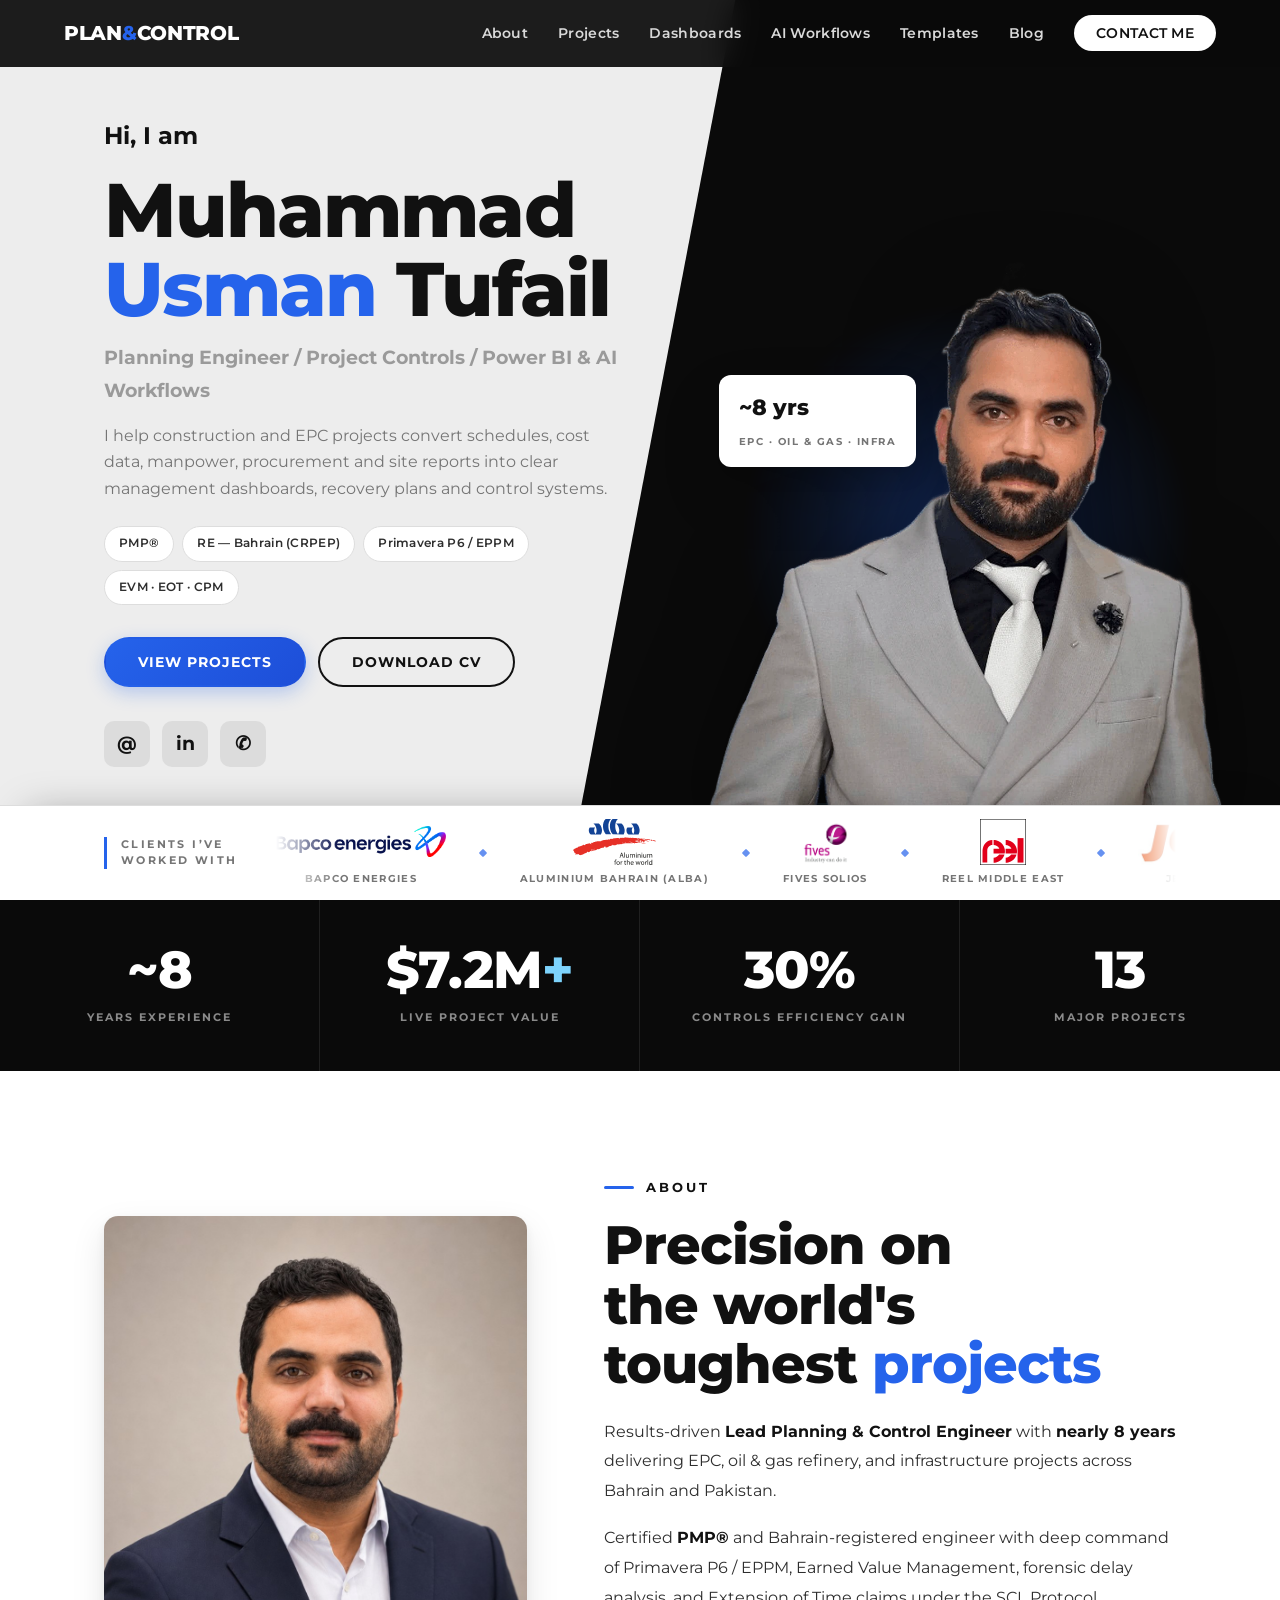
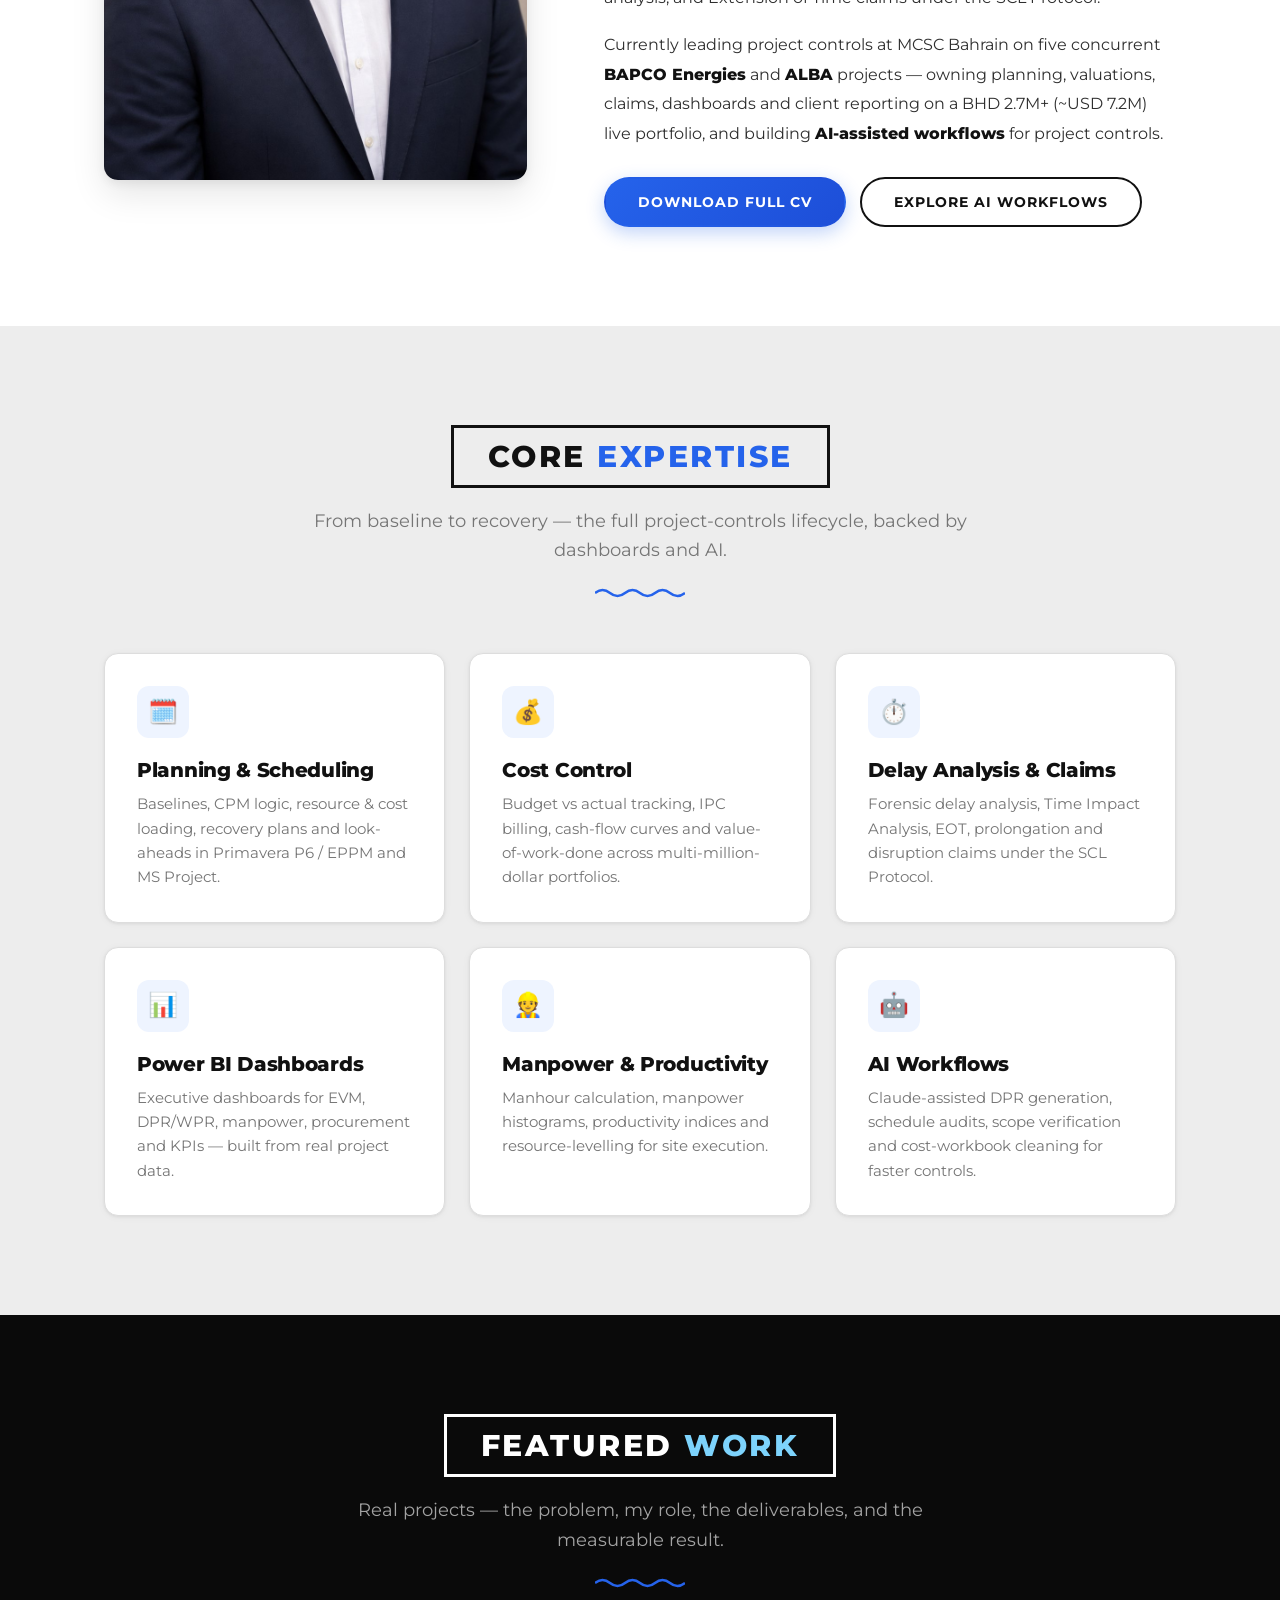
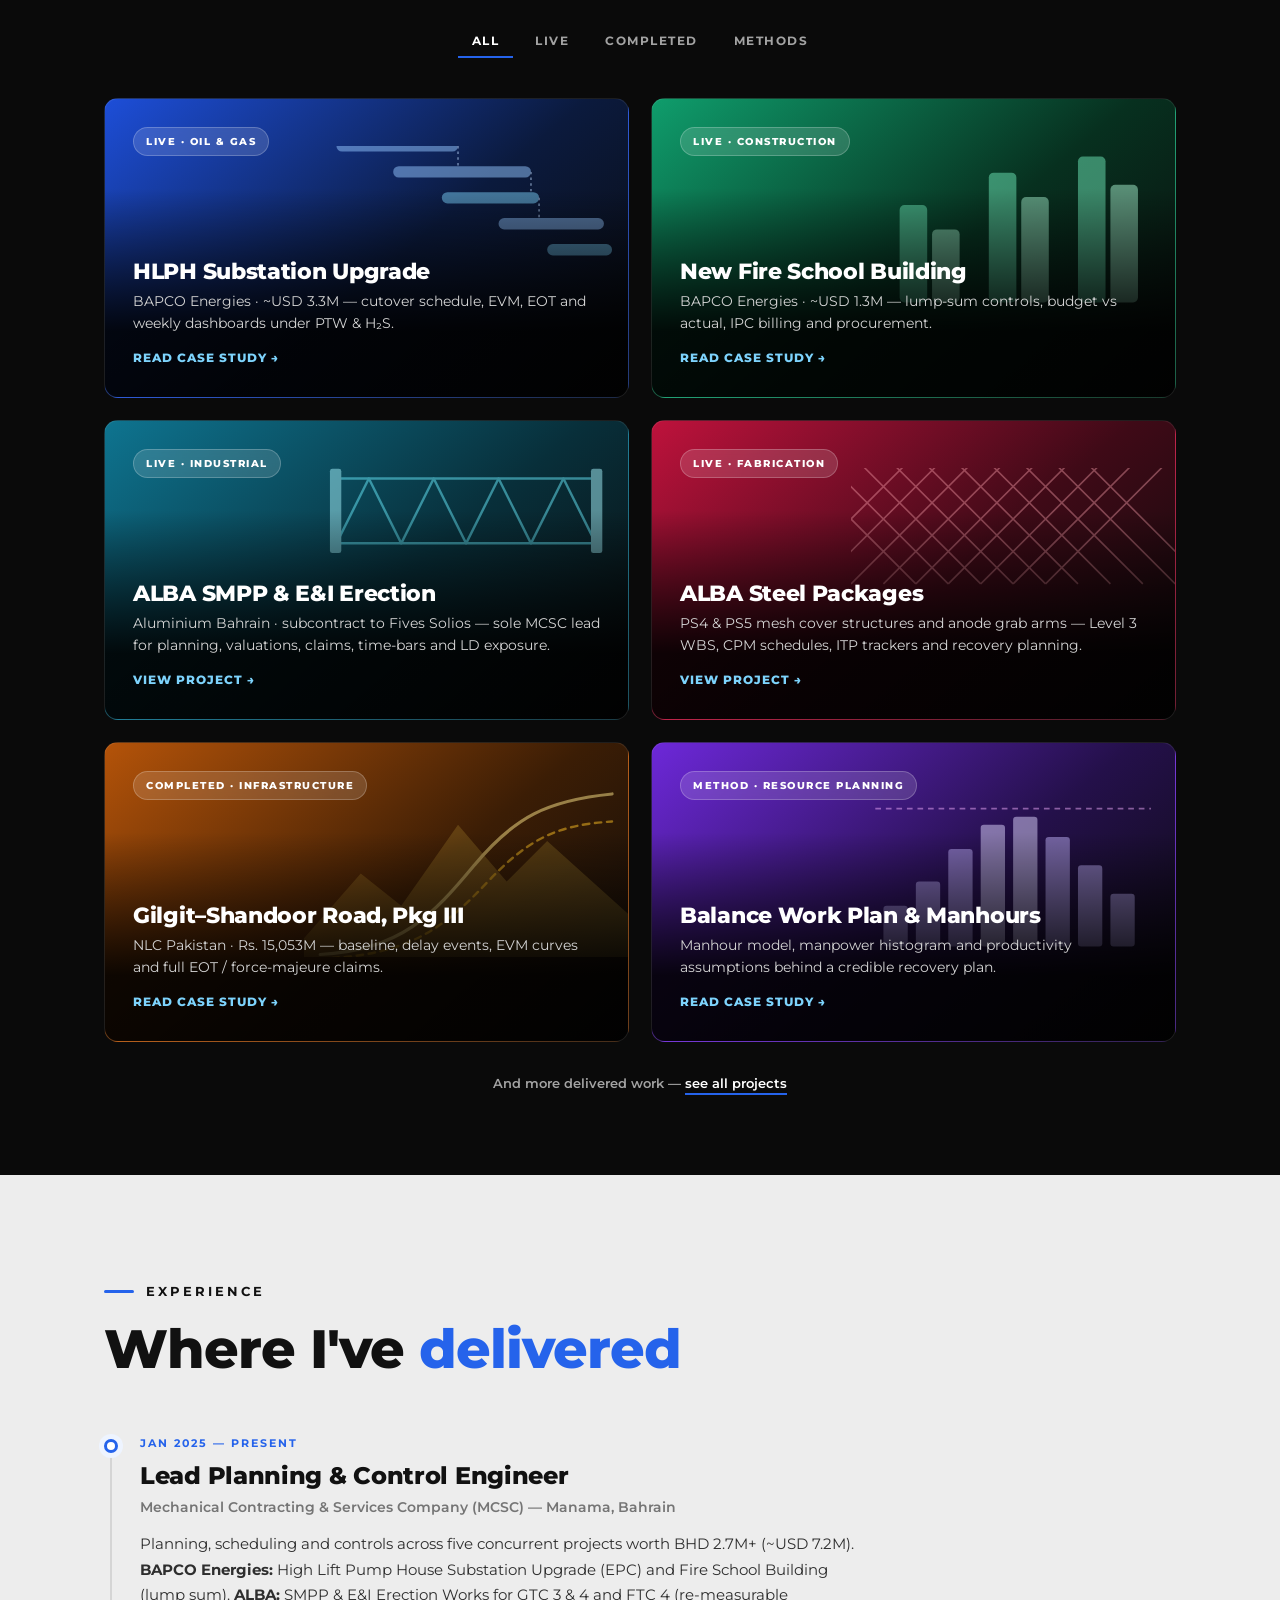
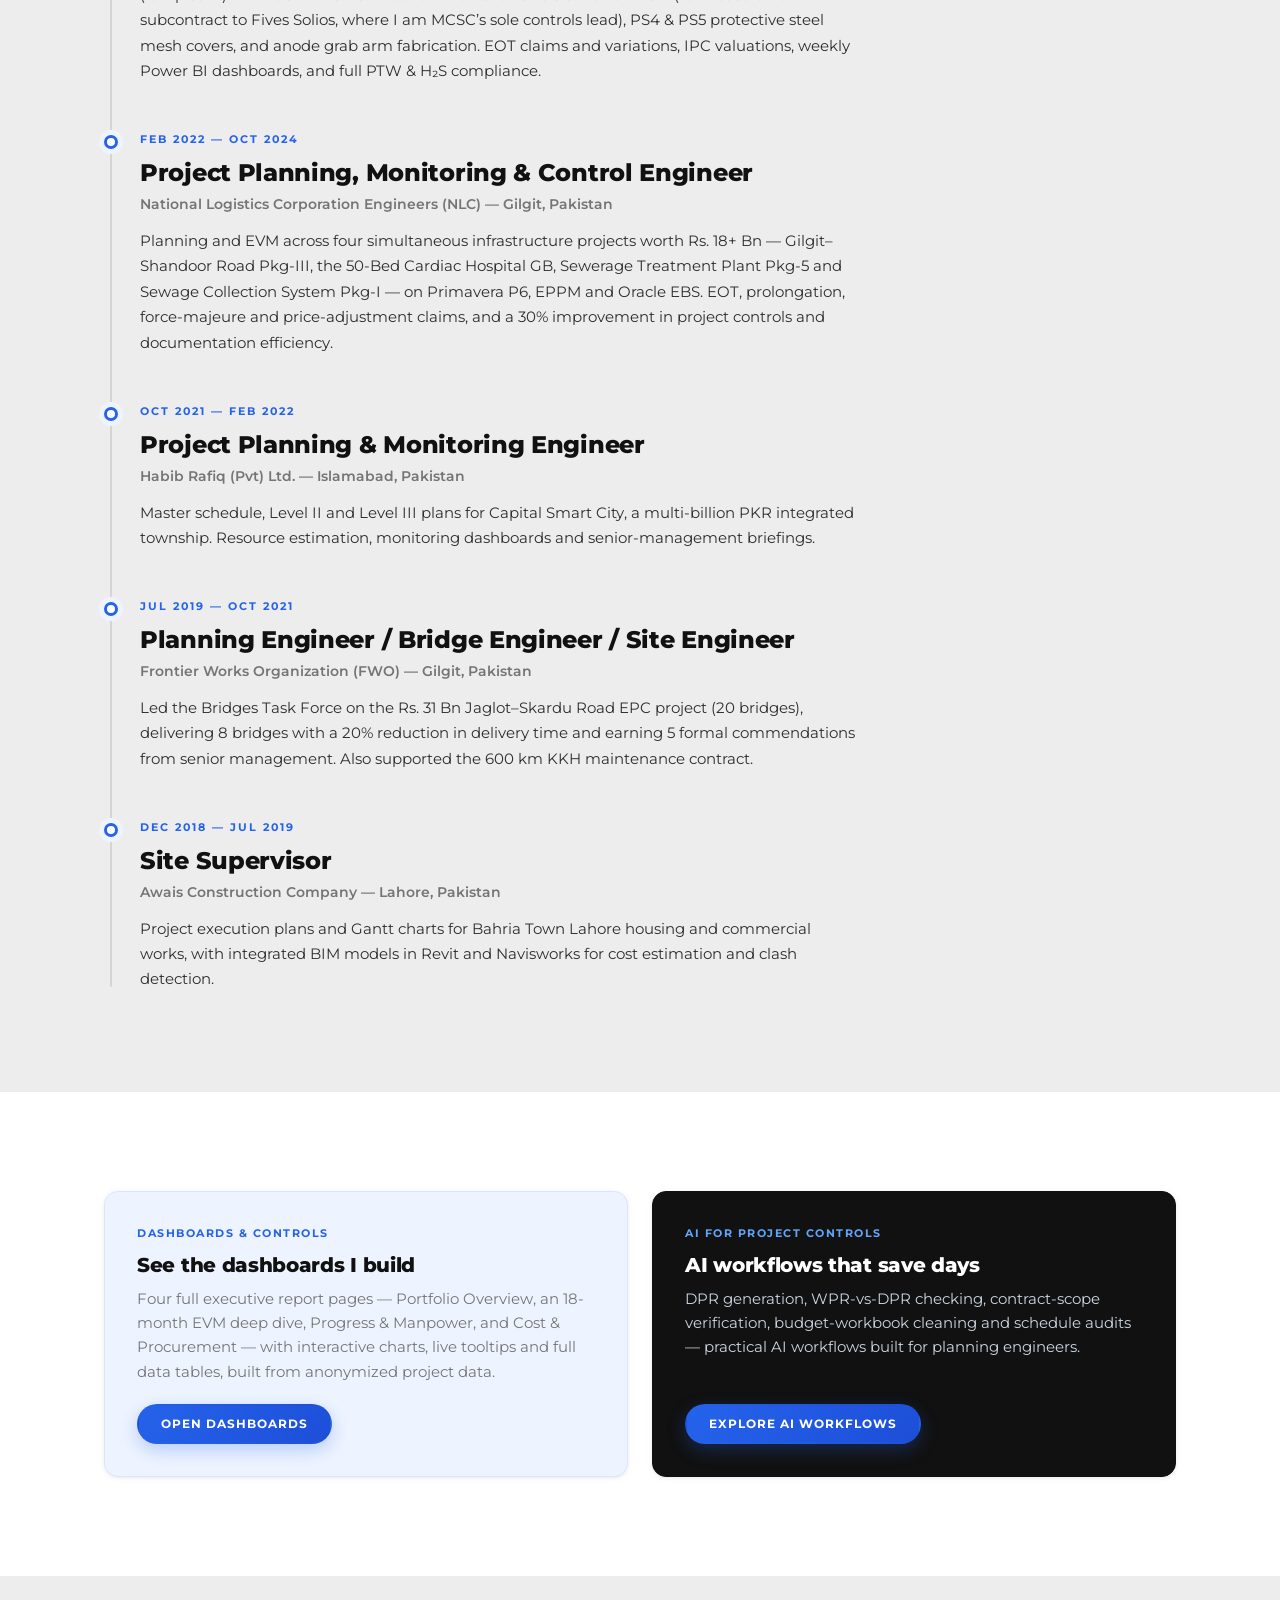
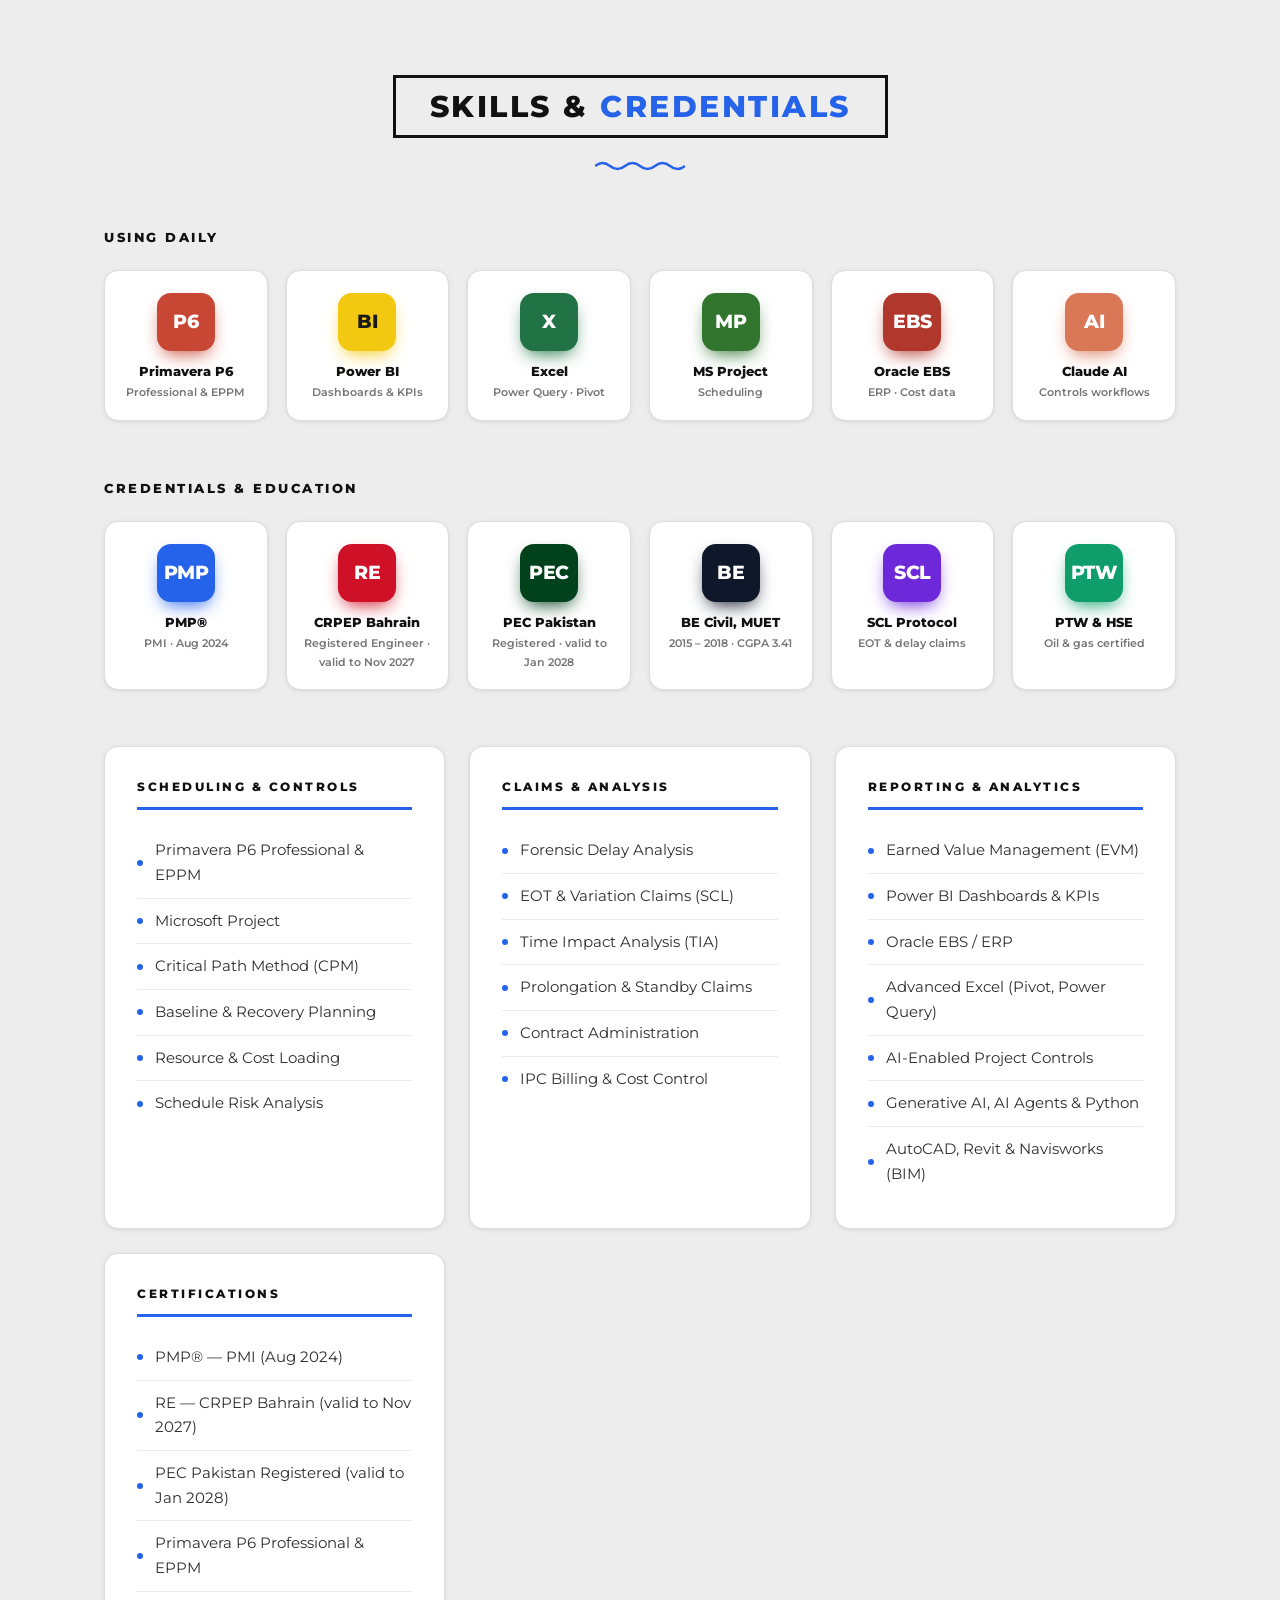
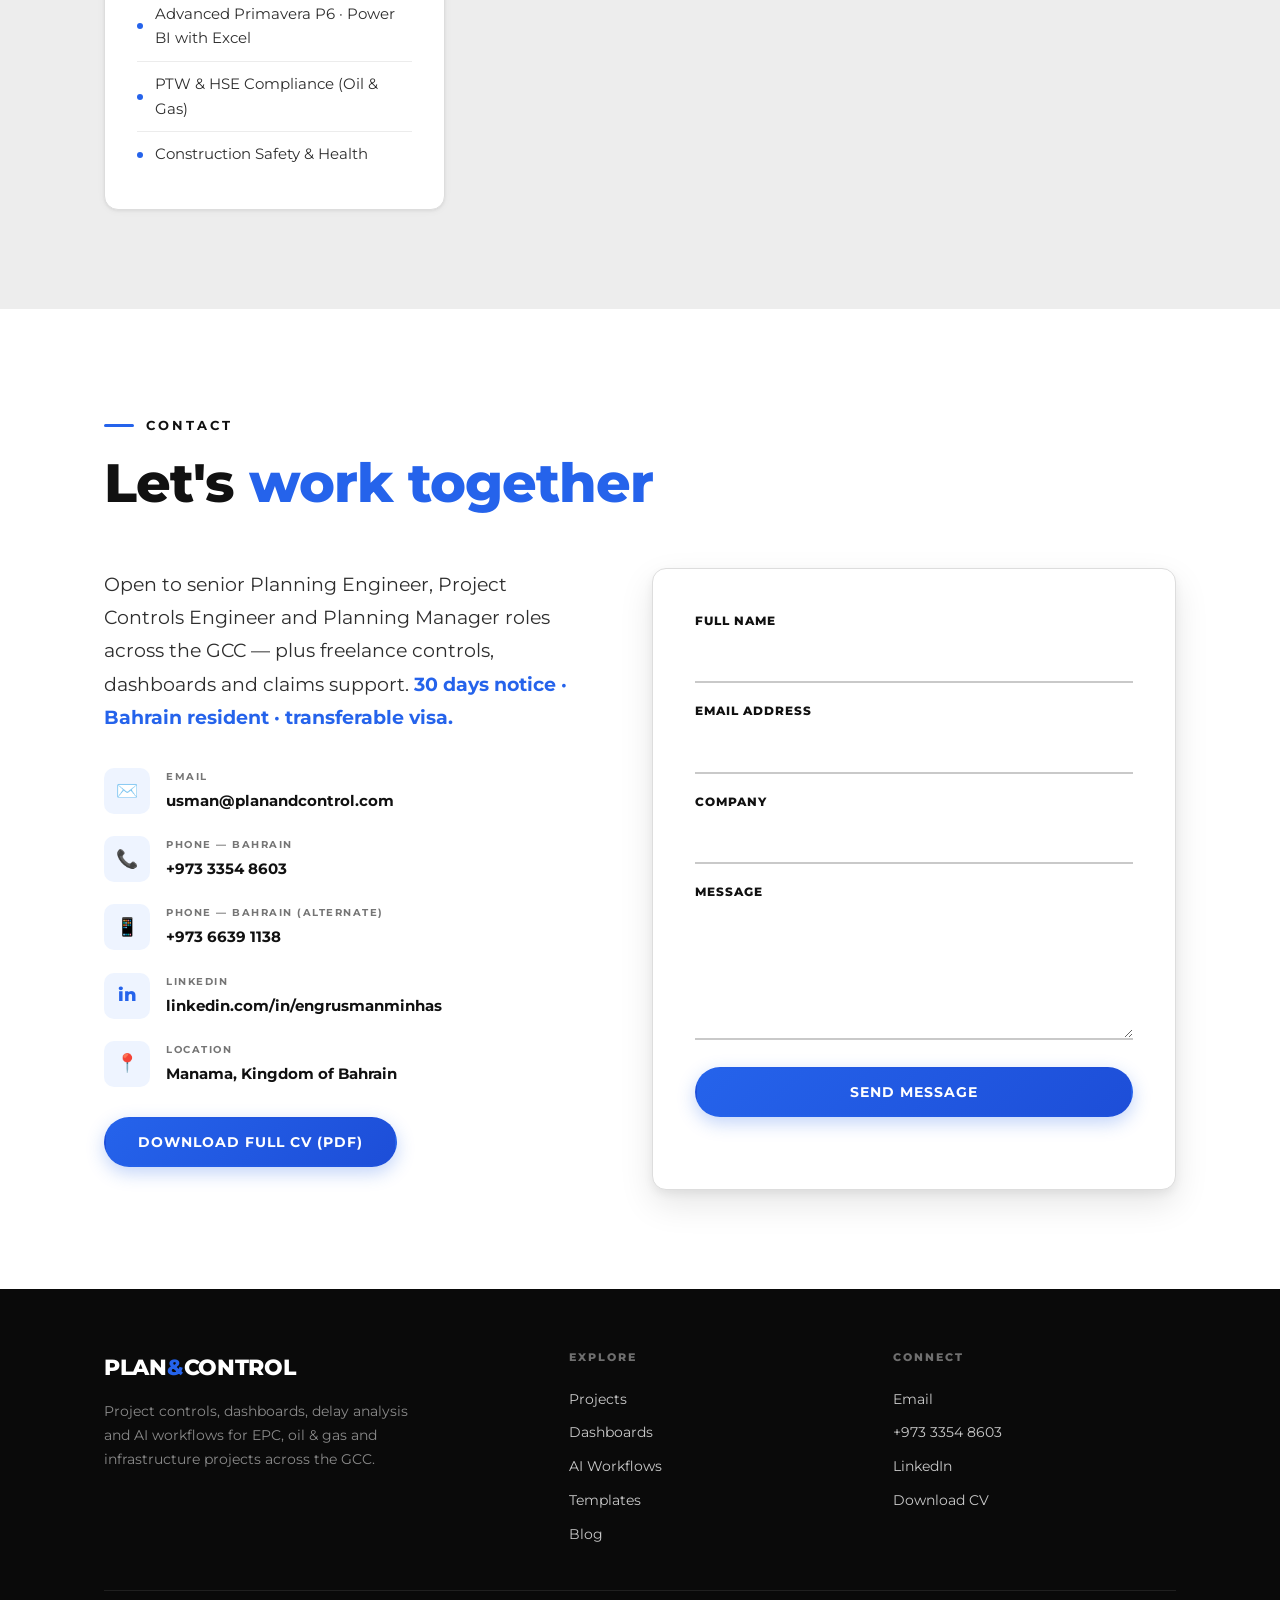
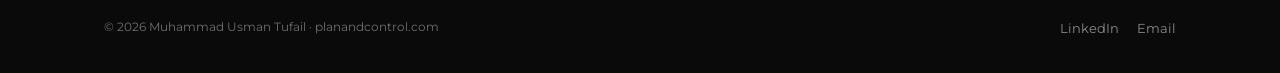
<file: index.html>
<!DOCTYPE html>
<html lang="en">
<head>
  <meta charset="UTF-8">
  <meta name="viewport" content="width=device-width, initial-scale=1.0">
  <title>Muhammad Usman Tufail, PMP® — Planning Engineer &amp; Project Controls | Dashboards &amp; AI Workflows</title>
  <meta name="description" content="Planning Engineer &amp; Project Controls specialist. I turn schedules, cost data, manpower and site reports into clear management dashboards, recovery plans, delay analysis and AI-assisted workflows for EPC, oil &amp; gas and infrastructure projects across the GCC.">
  <meta name="keywords" content="Planning Engineer Bahrain, Project Controls, Primavera P6, EVM, EOT Claims, Power BI Dashboards, Delay Analysis, Construction AI Workflows, BAPCO, GCC Planning Engineer, PMP">
  <meta name="author" content="Muhammad Usman Tufail">
  <meta name="theme-color" content="#0a0a0a">
  <link rel="canonical" href="https://planandcontrol.com/">

  <meta property="og:title" content="Muhammad Usman Tufail, PMP® — Planning Engineer &amp; Project Controls">
  <meta property="og:description" content="Project controls, dashboards, delay analysis and AI workflows for EPC, oil &amp; gas and infrastructure projects across the GCC.">
  <meta property="og:image" content="https://planandcontrol.com/profile.jpg">
  <meta property="og:url" content="https://planandcontrol.com/">
  <meta property="og:type" content="profile">
  <meta name="twitter:card" content="summary_large_image">
  <meta name="twitter:title" content="Muhammad Usman Tufail, PMP® — Planning Engineer &amp; Project Controls">
  <meta name="twitter:description" content="Dashboards, delay analysis, recovery plans &amp; AI workflows for EPC and oil &amp; gas projects.">
  <meta name="twitter:image" content="https://planandcontrol.com/profile.jpg">

  <script type="application/ld+json">
  {
    "@context": "https://schema.org",
    "@type": "Person",
    "name": "Muhammad Usman Tufail",
    "url": "https://planandcontrol.com/",
    "image": "https://planandcontrol.com/profile.jpg",
    "jobTitle": "Planning Engineer / Project Controls Engineer",
    "email": "mailto:usman@planandcontrol.com",
    "telephone": "+973-3354-8603",
    "address": { "@type": "PostalAddress", "addressLocality": "Manama", "addressCountry": "BH" },
    "sameAs": ["https://linkedin.com/in/engrusmanminhas"],
    "worksFor": { "@type": "Organization", "name": "MCSC Bahrain" },
    "hasCredential": ["PMP® — PMI", "CRPEP Registered Engineer — Bahrain", "PEC Registered — Pakistan"],
    "knowsAbout": ["Primavera P6", "Earned Value Management", "Forensic Delay Analysis", "Extension of Time Claims", "Project Controls", "Power BI", "EPC Project Planning", "AI Workflows for Construction"]
  }
  </script>

  <link rel="icon" type="image/x-icon" href="favicon.ico">
  <link rel="icon" type="image/svg+xml" href="favicon.svg">
  <link rel="icon" type="image/png" sizes="32x32" href="favicon-32.png">
  <link rel="icon" type="image/png" sizes="192x192" href="favicon-192.png">
  <link rel="apple-touch-icon" sizes="180x180" href="favicon-192.png">

  <link rel="preconnect" href="https://fonts.googleapis.com">
  <link rel="preconnect" href="https://fonts.gstatic.com" crossorigin>
  <link href="https://fonts.googleapis.com/css2?family=Montserrat:wght@400;600;700;800&family=JetBrains+Mono:wght@400;500&display=swap" rel="stylesheet">
  <script src="ga.js"></script>
  <link rel="stylesheet" href="style.css?v=mono11">
</head>
<body>

  <a href="#main" class="skip-link">Skip to content</a>
  <div class="progress" id="progress"></div>
  <button class="to-top" id="toTop" aria-label="Back to top">↑</button>

  <!-- MOBILE MENU -->
  <div class="mobile-menu" id="mobileMenu">
    <button class="mobile-close" id="mClose" aria-label="Close menu">✕</button>
    <a href="#about">About</a>
    <a href="projects.html">Projects</a>
    <a href="dashboards.html">Dashboards</a>
    <a href="ai-workflows.html">AI Workflows</a>
    <a href="resources.html">Templates</a>
    <a href="blog.html">Blog</a>
    <a href="#contact">Contact</a>
  </div>

  <!-- NAV -->
  <nav id="navbar">
    <div class="nav-container">
      <a href="index.html" class="nav-logo">Plan<span>&amp;</span>Control</a>
      <ul class="nav-links">
        <li><a href="#about">About</a></li>
        <li><a href="projects.html">Projects</a></li>
        <li><a href="dashboards.html">Dashboards</a></li>
        <li><a href="ai-workflows.html">AI Workflows</a></li>
        <li><a href="resources.html">Templates</a></li>
        <li><a href="blog.html">Blog</a></li>
        <li><a href="#contact" class="nav-cta">Contact me</a></li>
      </ul>
      <button class="nav-toggle" id="navToggle" aria-label="Open menu">☰</button>
    </div>
  </nav>

  <main id="main">

  <!-- HERO -->
  <header id="hero">
    <div class="container">
      <div class="hero-grid">
        <div class="hero-copy">
          <span class="hero-eyebrow">Hi, I am</span>
          <h1 class="hero-name"><span class="line"><span>Muhammad</span></span><span class="line"><span><em>Usman</em> Tufail</span></span></h1>
          <p class="hero-roles">Planning Engineer / Project Controls / Power BI &amp; AI Workflows</p>
          <p class="hero-value">I help construction and EPC projects convert schedules, cost data, manpower, procurement and site reports into clear management dashboards, recovery plans and control systems.</p>
          <div class="hero-badges">
            <span class="badge">PMP®</span>
            <span class="badge">RE — Bahrain (CRPEP)</span>
            <span class="badge">Primavera P6 / EPPM</span>
            <span class="badge">EVM · EOT · CPM</span>
          </div>
          <div class="hero-cta">
            <a href="projects.html" class="btn-primary">View Projects</a>
            <a href="Muhammad_Usman_CV.pdf?v=2" class="btn-ghost" download>Download CV</a>
          </div>
          <div class="socials">
            <a href="mailto:usman@planandcontrol.com" aria-label="Email" title="Email">@</a>
            <a href="https://linkedin.com/in/engrusmanminhas" target="_blank" rel="noopener" aria-label="LinkedIn" title="LinkedIn">in</a>
            <a href="tel:+97333548603" aria-label="Phone" title="Phone">✆</a>
          </div>
        </div>
        <div class="hero-photo">
          <picture>
            <source srcset="profile-hero.webp?v=2" type="image/webp">
            <img src="profile-hero.png?v=2" alt="Muhammad Usman Tufail, Lead Planning &amp; Control Engineer" width="979" height="1000" fetchpriority="high">
          </picture>
          <div class="hero-photo-card">
            <b>~8 yrs</b>
            <span>EPC · Oil &amp; Gas · Infra</span>
          </div>
        </div>
      </div>
    </div>
    <div class="hero-clients" role="region" aria-label="Clients I have worked with">
      <div class="container hc-inner">
        <span class="hc-label">Clients I&rsquo;ve<br> worked with</span>
        <div class="hc-marquee">
          <div class="hc-track">
            <ul class="hc-list"><li><span class="hc-card"><span class="hc-logo"><img src="clients/bapco.png" alt="" height="42" decoding="async"></span><span class="hc-name">BAPCO Energies</span></span></li><li><span class="hc-card"><span class="hc-logo"><img src="clients/alba.svg" alt="" height="42" decoding="async"></span><span class="hc-name">Aluminium Bahrain (ALBA)</span></span></li><li><span class="hc-card"><span class="hc-logo"><img src="clients/fives.png" alt="" height="42" decoding="async"></span><span class="hc-name">Fives Solios</span></span></li><li><span class="hc-card"><span class="hc-logo"><img src="clients/reel.svg" alt="" height="42" decoding="async"></span><span class="hc-name">REEL Middle East</span></span></li><li><span class="hc-card"><span class="hc-logo"><img src="clients/jereh.png" alt="" height="42" decoding="async"></span><span class="hc-name">Jereh Oil &amp; Gas</span></span></li><li><span class="hc-card"><span class="hc-logo"><img src="clients/nha.png" alt="" height="42" decoding="async"></span><span class="hc-name">National Highway Authority</span></span></li><li><span class="hc-card"><span class="hc-logo"><span class="hc-mono">PWD</span></span><span class="hc-name">Public Works Departments</span></span></li><li><span class="hc-card"><span class="hc-logo"><img src="clients/bahria-town.png" alt="" height="42" decoding="async"></span><span class="hc-name">Bahria Town Lahore</span></span></li></ul>
            <ul class="hc-list" aria-hidden="true"><li><span class="hc-card"><span class="hc-logo"><img src="clients/bapco.png" alt="" height="42" decoding="async"></span><span class="hc-name">BAPCO Energies</span></span></li><li><span class="hc-card"><span class="hc-logo"><img src="clients/alba.svg" alt="" height="42" decoding="async"></span><span class="hc-name">Aluminium Bahrain (ALBA)</span></span></li><li><span class="hc-card"><span class="hc-logo"><img src="clients/fives.png" alt="" height="42" decoding="async"></span><span class="hc-name">Fives Solios</span></span></li><li><span class="hc-card"><span class="hc-logo"><img src="clients/reel.svg" alt="" height="42" decoding="async"></span><span class="hc-name">REEL Middle East</span></span></li><li><span class="hc-card"><span class="hc-logo"><img src="clients/jereh.png" alt="" height="42" decoding="async"></span><span class="hc-name">Jereh Oil &amp; Gas</span></span></li><li><span class="hc-card"><span class="hc-logo"><img src="clients/nha.png" alt="" height="42" decoding="async"></span><span class="hc-name">National Highway Authority</span></span></li><li><span class="hc-card"><span class="hc-logo"><span class="hc-mono">PWD</span></span><span class="hc-name">Public Works Departments</span></span></li><li><span class="hc-card"><span class="hc-logo"><img src="clients/bahria-town.png" alt="" height="42" decoding="async"></span><span class="hc-name">Bahria Town Lahore</span></span></li></ul>
          </div>
        </div>
      </div>
    </div>
  </header>

  <!-- STATS -->
  <section class="stats section-tight" style="padding:0;">
    <div class="stats-grid">
      <div class="stat"><span class="stat-num">~8</span><span class="stat-label">Years Experience</span></div>
      <div class="stat"><span class="stat-num">$7.2M<span>+</span></span><span class="stat-label">Live Project Value</span></div>
      <div class="stat"><span class="stat-num" data-target="30" data-suffix="%">0</span><span class="stat-label">Controls Efficiency Gain</span></div>
      <div class="stat"><span class="stat-num" data-target="13" data-suffix="">0</span><span class="stat-label">Major Projects</span></div>
    </div>
  </section>

  <!-- ABOUT -->
  <section id="about">
    <div class="container">
      <div class="about-grid">
        <div class="about-img reveal-l"><img src="profile.jpg" alt="Muhammad Usman Tufail" width="900" height="1200" loading="lazy"></div>
        <div class="about-text reveal-r">
          <span class="eyebrow">About</span>
          <h2 class="title">Precision on the world's toughest <em>projects</em></h2>
          <p style="margin-top:22px;">Results-driven <strong>Lead Planning &amp; Control Engineer</strong> with <strong>nearly 8 years</strong> delivering EPC, oil &amp; gas refinery, and infrastructure projects across Bahrain and Pakistan.</p>
          <p>Certified <strong>PMP®</strong> and Bahrain-registered engineer with deep command of Primavera P6 / EPPM, Earned Value Management, forensic delay analysis, and Extension of Time claims under the SCL Protocol.</p>
          <p>Currently leading project controls at MCSC Bahrain on five concurrent <span class="g">BAPCO Energies</span> and <span class="g">ALBA</span> projects — owning planning, valuations, claims, dashboards and client reporting on a BHD 2.7M+ (~USD 7.2M) live portfolio, and building <span class="g">AI-assisted workflows</span> for project controls.</p>
          <div style="margin-top:28px; display:flex; gap:14px; flex-wrap:wrap;">
            <a href="Muhammad_Usman_CV.pdf?v=2" class="btn-primary" download>Download Full CV</a>
            <a href="ai-workflows.html" class="btn-ghost">Explore AI Workflows</a>
          </div>
        </div>
      </div>
    </div>
  </section>

  <!-- WHAT I DO -->
  <section class="section-alt">
    <div class="container">
      <div class="section-head center">
        <span class="eyebrow center">Capabilities</span>
        <h2 class="title">Core <em>expertise</em></h2>
        <p class="subtitle">From baseline to recovery — the full project-controls lifecycle, backed by dashboards and AI.</p>
      </div>
      <div class="grid grid-3" data-stagger="0.07">
        <div class="card reveal"><div class="card-icon">🗓️</div><h3>Planning &amp; Scheduling</h3><p>Baselines, CPM logic, resource &amp; cost loading, recovery plans and look-aheads in Primavera P6 / EPPM and MS Project.</p></div>
        <div class="card reveal"><div class="card-icon">💰</div><h3>Cost Control</h3><p>Budget vs actual tracking, IPC billing, cash-flow curves and value-of-work-done across multi-million-dollar portfolios.</p></div>
        <div class="card reveal"><div class="card-icon">⏱️</div><h3>Delay Analysis &amp; Claims</h3><p>Forensic delay analysis, Time Impact Analysis, EOT, prolongation and disruption claims under the SCL Protocol.</p></div>
        <div class="card reveal"><div class="card-icon">📊</div><h3>Power BI Dashboards</h3><p>Executive dashboards for EVM, DPR/WPR, manpower, procurement and KPIs — built from real project data.</p></div>
        <div class="card reveal"><div class="card-icon">👷</div><h3>Manpower &amp; Productivity</h3><p>Manhour calculation, manpower histograms, productivity indices and resource-levelling for site execution.</p></div>
        <div class="card reveal"><div class="card-icon">🤖</div><h3>AI Workflows</h3><p>Claude-assisted DPR generation, schedule audits, scope verification and cost-workbook cleaning for faster controls.</p></div>
      </div>
    </div>
  </section>

  <!-- FEATURED PROJECTS (dark portfolio band) -->
  <section id="projects" class="portfolio-band">
    <div class="container">
      <div class="section-head center">
        <h2 class="title">Featured <em>work</em></h2>
        <p class="subtitle">Real projects — the problem, my role, the deliverables, and the measurable result.</p>
      </div>
      <div class="filter-row" role="group" aria-label="Filter projects">
        <button class="filter-btn active" data-filter="all">All</button>
        <button class="filter-btn" data-filter="live">Live</button>
        <button class="filter-btn" data-filter="completed">Completed</button>
        <button class="filter-btn" data-filter="method">Methods</button>
      </div>
      <div class="p-grid" data-stagger="0.08">
        <a href="case-hlph.html" class="p-tile reveal" data-cat="live" style="--tile-bg: linear-gradient(140deg, #1d4ed8 0%, #0b1a3d 55%, #0a0a0a 100%);">
          <svg class="p-art" viewBox="0 0 400 300" preserveAspectRatio="xMidYMid slice" aria-hidden="true">
            <g fill="#93c5fd"><rect x="40" y="40" width="150" height="14" rx="7"/><rect x="110" y="72" width="170" height="14" rx="7"/><rect x="170" y="104" width="120" height="14" rx="7" fill="#7dd3fc"/><rect x="240" y="136" width="130" height="14" rx="7"/><rect x="300" y="168" width="80" height="14" rx="7" fill="#7dd3fc"/></g>
            <path d="M190 47 V72 M280 79 V104 M290 111 V136" stroke="#bfdbfe" stroke-width="2" fill="none" stroke-dasharray="3 4"/>
          </svg>
          <span class="p-tag">Live · Oil &amp; Gas</span>
          <h3>HLPH Substation Upgrade</h3>
          <p>BAPCO Energies · ~USD 3.3M — cutover schedule, EVM, EOT and weekly dashboards under PTW &amp; H₂S.</p>
          <span class="p-go">Read case study →</span>
        </a>
        <a href="case-fireschool.html" class="p-tile reveal" data-cat="live" style="--tile-bg: linear-gradient(140deg, #0f9d6c 0%, #07301f 55%, #0a0a0a 100%);">
          <svg class="p-art" viewBox="0 0 400 300" preserveAspectRatio="xMidYMid slice" aria-hidden="true">
            <g fill="#6ee7b7"><rect x="60" y="120" width="34" height="120" rx="6"/><rect x="100" y="150" width="34" height="90" rx="6" fill="#a7f3d0"/><rect x="170" y="80" width="34" height="160" rx="6"/><rect x="210" y="110" width="34" height="130" rx="6" fill="#a7f3d0"/><rect x="280" y="60" width="34" height="180" rx="6"/><rect x="320" y="95" width="34" height="145" rx="6" fill="#a7f3d0"/></g>
          </svg>
          <span class="p-tag">Live · Construction</span>
          <h3>New Fire School Building</h3>
          <p>BAPCO Energies · ~USD 1.3M — lump-sum controls, budget vs actual, IPC billing and procurement.</p>
          <span class="p-go">Read case study →</span>
        </a>
        <a href="projects.html#alba" class="p-tile reveal" data-cat="live" style="--tile-bg: linear-gradient(140deg, #0e7490 0%, #082f3a 55%, #0a0a0a 100%);">
          <svg class="p-art" viewBox="0 0 400 300" preserveAspectRatio="xMidYMid slice" aria-hidden="true">
            <g stroke="#67e8f9" stroke-width="3" fill="none" stroke-linejoin="round"><path d="M40 140 H360 M40 60 H360"/><path d="M40 140 L80 60 L120 140 L160 60 L200 140 L240 60 L280 140 L320 60 L360 140"/></g>
            <g fill="#a5f3fc"><rect x="32" y="48" width="14" height="104" rx="3"/><rect x="354" y="48" width="14" height="104" rx="3"/></g>
          </svg>
          <span class="p-tag">Live · Industrial</span>
          <h3>ALBA SMPP &amp; E&amp;I Erection</h3>
          <p>Aluminium Bahrain · subcontract to Fives Solios — sole MCSC lead for planning, valuations, claims, time-bars and LD exposure.</p>
          <span class="p-go">View project →</span>
        </a>
        <a href="projects.html#alba" class="p-tile reveal" data-cat="live" style="--tile-bg: linear-gradient(140deg, #be123c 0%, #3f0a17 55%, #0a0a0a 100%);">
          <svg class="p-art" viewBox="0 0 400 300" preserveAspectRatio="xMidYMid slice" aria-hidden="true">
            <path d="M80 30 L-80 190 M120 30 L-40 190 M160 30 L0 190 M200 30 L40 190 M240 30 L80 190 M280 30 L120 190 M320 30 L160 190 M360 30 L200 190 M400 30 L240 190 M-80 30 L80 190 M-40 30 L120 190 M0 30 L160 190 M40 30 L200 190 M80 30 L240 190 M120 30 L280 190 M160 30 L320 190 M200 30 L360 190 M240 30 L400 190 M280 30 L440 190" stroke="#fda4af" stroke-width="2" fill="none" opacity=".8"/>
          </svg>
          <span class="p-tag">Live · Fabrication</span>
          <h3>ALBA Steel Packages</h3>
          <p>PS4 &amp; PS5 mesh cover structures and anode grab arms — Level 3 WBS, CPM schedules, ITP trackers and recovery planning.</p>
          <span class="p-go">View project →</span>
        </a>
        <a href="case-gilgit.html" class="p-tile reveal" data-cat="completed" style="--tile-bg: linear-gradient(140deg, #b45309 0%, #3b1d05 55%, #0a0a0a 100%);">
          <svg class="p-art" viewBox="0 0 400 300" preserveAspectRatio="xMidYMid slice" aria-hidden="true">
            <path d="M0 230 L70 150 L120 190 L190 90 L250 160 L300 110 L400 200 V300 H0Z" fill="#fcd34d" opacity=".35"/>
            <path d="M20 250 C120 245 160 200 210 140 S300 60 380 52" stroke="#fde68a" stroke-width="4" fill="none" stroke-linecap="round"/>
            <path d="M20 255 C130 252 175 215 225 162 S310 90 380 86" stroke="#fbbf24" stroke-width="3" fill="none" stroke-dasharray="8 7" stroke-linecap="round"/>
          </svg>
          <span class="p-tag">Completed · Infrastructure</span>
          <h3>Gilgit–Shandoor Road, Pkg III</h3>
          <p>NLC Pakistan · Rs. 15,053M — baseline, delay events, EVM curves and full EOT / force-majeure claims.</p>
          <span class="p-go">Read case study →</span>
        </a>
        <a href="case-balancework.html" class="p-tile reveal" data-cat="method" style="--tile-bg: linear-gradient(140deg, #6d28d9 0%, #24104a 55%, #0a0a0a 100%);">
          <svg class="p-art" viewBox="0 0 400 300" preserveAspectRatio="xMidYMid slice" aria-hidden="true">
            <g fill="#c4b5fd"><rect x="40" y="190" width="30" height="50" rx="4"/><rect x="80" y="160" width="30" height="80" rx="4"/><rect x="120" y="120" width="30" height="120" rx="4"/><rect x="160" y="90" width="30" height="150" rx="4" fill="#ddd6fe"/><rect x="200" y="80" width="30" height="160" rx="4" fill="#ddd6fe"/><rect x="240" y="105" width="30" height="135" rx="4"/><rect x="280" y="140" width="30" height="100" rx="4"/><rect x="320" y="175" width="30" height="65" rx="4"/></g>
            <path d="M30 70 H370" stroke="#f0abfc" stroke-width="2" stroke-dasharray="7 6"/>
          </svg>
          <span class="p-tag">Method · Resource Planning</span>
          <h3>Balance Work Plan &amp; Manhours</h3>
          <p>Manhour model, manpower histogram and productivity assumptions behind a credible recovery plan.</p>
          <span class="p-go">Read case study →</span>
        </a>
      </div>
      <p class="p-more">And more delivered work — <a href="projects.html">see all projects</a></p>
    </div>
  </section>

  <!-- EXPERIENCE -->
  <section class="section-alt">
    <div class="container">
      <div class="section-head">
        <span class="eyebrow">Experience</span>
        <h2 class="title">Where I've <em>delivered</em></h2>
      </div>
      <div class="timeline">
        <div class="t-item reveal">
          <span class="t-date">Jan 2025 — Present</span>
          <h3 class="t-role">Lead Planning &amp; Control Engineer</h3>
          <span class="t-co">Mechanical Contracting &amp; Services Company (MCSC) — Manama, Bahrain</span>
          <p class="t-desc">Planning, scheduling and controls across five concurrent projects worth BHD 2.7M+ (~USD 7.2M). <strong>BAPCO Energies:</strong> High Lift Pump House Substation Upgrade (EPC) and Fire School Building (lump sum). <strong>ALBA:</strong> SMPP &amp; E&amp;I Erection Works for GTC 3 &amp; 4 and FTC 4 (re-measurable subcontract to Fives Solios, where I am MCSC’s sole controls lead), PS4 &amp; PS5 protective steel mesh covers, and anode grab arm fabrication. EOT claims and variations, IPC valuations, weekly Power BI dashboards, and full PTW &amp; H₂S compliance.</p>
        </div>
        <div class="t-item reveal">
          <span class="t-date">Feb 2022 — Oct 2024</span>
          <h3 class="t-role">Project Planning, Monitoring &amp; Control Engineer</h3>
          <span class="t-co">National Logistics Corporation Engineers (NLC) — Gilgit, Pakistan</span>
          <p class="t-desc">Planning and EVM across four simultaneous infrastructure projects worth Rs. 18+ Bn — Gilgit–Shandoor Road Pkg-III, the 50-Bed Cardiac Hospital GB, Sewerage Treatment Plant Pkg-5 and Sewage Collection System Pkg-I — on Primavera P6, EPPM and Oracle EBS. EOT, prolongation, force-majeure and price-adjustment claims, and a 30% improvement in project controls and documentation efficiency.</p>
        </div>
        <div class="t-item reveal">
          <span class="t-date">Oct 2021 — Feb 2022</span>
          <h3 class="t-role">Project Planning &amp; Monitoring Engineer</h3>
          <span class="t-co">Habib Rafiq (Pvt) Ltd. — Islamabad, Pakistan</span>
          <p class="t-desc">Master schedule, Level II and Level III plans for Capital Smart City, a multi-billion PKR integrated township. Resource estimation, monitoring dashboards and senior-management briefings.</p>
        </div>
        <div class="t-item reveal">
          <span class="t-date">Jul 2019 — Oct 2021</span>
          <h3 class="t-role">Planning Engineer / Bridge Engineer / Site Engineer</h3>
          <span class="t-co">Frontier Works Organization (FWO) — Gilgit, Pakistan</span>
          <p class="t-desc">Led the Bridges Task Force on the Rs. 31 Bn Jaglot–Skardu Road EPC project (20 bridges), delivering 8 bridges with a 20% reduction in delivery time and earning 5 formal commendations from senior management. Also supported the 600 km KKH maintenance contract.</p>
        </div>
        <div class="t-item reveal">
          <span class="t-date">Dec 2018 — Jul 2019</span>
          <h3 class="t-role">Site Supervisor</h3>
          <span class="t-co">Awais Construction Company — Lahore, Pakistan</span>
          <p class="t-desc">Project execution plans and Gantt charts for Bahria Town Lahore housing and commercial works, with integrated BIM models in Revit and Navisworks for cost estimation and clash detection.</p>
        </div>
      </div>
    </div>
  </section>

  <!-- DASHBOARDS + AI TEASER -->
  <section>
    <div class="container">
      <div class="grid grid-2">
        <div class="card reveal" style="background:var(--accent-soft); border-color:#dbe6fe;">
          <span class="meta">Dashboards &amp; Controls</span>
          <h3>See the dashboards I build</h3>
          <p>Four full executive report pages — Portfolio Overview, an 18-month EVM deep dive, Progress &amp; Manpower, and Cost &amp; Procurement — with interactive charts, live tooltips and full data tables, built from anonymized project data.</p>
          <div style="margin-top:20px;"><a href="dashboards.html" class="btn-primary btn-sm">Open Dashboards</a></div>
        </div>
        <div class="card reveal" style="background:var(--ink); border-color:var(--ink);">
          <span class="meta" style="color:#60a5fa;">AI for Project Controls</span>
          <h3 style="color:#fff;">AI workflows that save days</h3>
          <p style="color:#cbd5e1;">DPR generation, WPR-vs-DPR checking, contract-scope verification, budget-workbook cleaning and schedule audits — practical AI workflows built for planning engineers.</p>
          <div style="margin-top:20px;"><a href="ai-workflows.html" class="btn-primary btn-sm">Explore AI Workflows</a></div>
        </div>
      </div>
    </div>
  </section>

  <!-- SKILLS -->
  <section class="section-alt">
    <div class="container">
      <div class="section-head center">
        <span class="eyebrow center">Expertise</span>
        <h2 class="title">Skills &amp; <em>credentials</em></h2>
      </div>

      <div class="tools-block">
        <h3>Using daily</h3>
        <div class="tool-grid" data-stagger="0.05">
          <div class="tool reveal"><div class="tool-logo" style="--c:#c74634">P6</div><b>Primavera P6</b><span>Professional &amp; EPPM</span></div>
          <div class="tool reveal"><div class="tool-logo dark-text" style="--c:#f2c811">BI</div><b>Power BI</b><span>Dashboards &amp; KPIs</span></div>
          <div class="tool reveal"><div class="tool-logo" style="--c:#217346">X</div><b>Excel</b><span>Power Query · Pivot</span></div>
          <div class="tool reveal"><div class="tool-logo" style="--c:#31752f">MP</div><b>MS Project</b><span>Scheduling</span></div>
          <div class="tool reveal"><div class="tool-logo" style="--c:#b0372b">EBS</div><b>Oracle EBS</b><span>ERP · Cost data</span></div>
          <div class="tool reveal"><div class="tool-logo" style="--c:#d97757">AI</div><b>Claude AI</b><span>Controls workflows</span></div>
        </div>
      </div>

      <div class="tools-block">
        <h3>Credentials &amp; education</h3>
        <div class="tool-grid" data-stagger="0.05">
          <div class="tool reveal"><div class="tool-logo" style="--c:#2563eb">PMP</div><b>PMP®</b><span>PMI · Aug 2024</span></div>
          <div class="tool reveal"><div class="tool-logo" style="--c:#ce1126">RE</div><b>CRPEP Bahrain</b><span>Registered Engineer · valid to Nov 2027</span></div>
          <div class="tool reveal"><div class="tool-logo" style="--c:#01411c">PEC</div><b>PEC Pakistan</b><span>Registered · valid to Jan 2028</span></div>
          <div class="tool reveal"><div class="tool-logo" style="--c:#0f172a">BE</div><b>BE Civil, MUET</b><span>2015 – 2018 · CGPA 3.41</span></div>
          <div class="tool reveal"><div class="tool-logo" style="--c:#6d28d9">SCL</div><b>SCL Protocol</b><span>EOT &amp; delay claims</span></div>
          <div class="tool reveal"><div class="tool-logo" style="--c:#0f9d6c">PTW</div><b>PTW &amp; HSE</b><span>Oil &amp; gas certified</span></div>
        </div>
      </div>

      <div class="grid grid-auto" data-stagger="0.07">
        <div class="skill-group card reveal">
          <h3>Scheduling &amp; Controls</h3>
          <ul>
            <li>Primavera P6 Professional &amp; EPPM</li>
            <li>Microsoft Project</li>
            <li>Critical Path Method (CPM)</li>
            <li>Baseline &amp; Recovery Planning</li>
            <li>Resource &amp; Cost Loading</li>
            <li>Schedule Risk Analysis</li>
          </ul>
        </div>
        <div class="skill-group card reveal">
          <h3>Claims &amp; Analysis</h3>
          <ul>
            <li>Forensic Delay Analysis</li>
            <li>EOT &amp; Variation Claims (SCL)</li>
            <li>Time Impact Analysis (TIA)</li>
            <li>Prolongation &amp; Standby Claims</li>
            <li>Contract Administration</li>
            <li>IPC Billing &amp; Cost Control</li>
          </ul>
        </div>
        <div class="skill-group card reveal">
          <h3>Reporting &amp; Analytics</h3>
          <ul>
            <li>Earned Value Management (EVM)</li>
            <li>Power BI Dashboards &amp; KPIs</li>
            <li>Oracle EBS / ERP</li>
            <li>Advanced Excel (Pivot, Power Query)</li>
            <li>AI-Enabled Project Controls</li>
            <li>Generative AI, AI Agents &amp; Python</li>
            <li>AutoCAD, Revit &amp; Navisworks (BIM)</li>
          </ul>
        </div>
        <div class="skill-group card reveal">
          <h3>Certifications</h3>
          <ul>
            <li>PMP® — PMI (Aug 2024)</li>
            <li>RE — CRPEP Bahrain (valid to Nov 2027)</li>
            <li>PEC Pakistan Registered (valid to Jan 2028)</li>
            <li>Primavera P6 Professional &amp; EPPM</li>
            <li>Advanced Primavera P6 · Power BI with Excel</li>
            <li>PTW &amp; HSE Compliance (Oil &amp; Gas)</li>
            <li>Construction Safety &amp; Health</li>
          </ul>
        </div>
      </div>
    </div>
  </section>

  <!-- CONTACT -->
  <section id="contact">
    <div class="container">
      <div class="section-head">
        <span class="eyebrow">Contact</span>
        <h2 class="title">Let's <em>work together</em></h2>
      </div>
      <div class="contact-grid">
        <div class="reveal-l">
          <p class="lead" style="margin-bottom:34px;">Open to senior Planning Engineer, Project Controls Engineer and Planning Manager roles across the GCC — plus freelance controls, dashboards and claims support. <strong style="color:var(--accent)">30 days notice · Bahrain resident · transferable visa.</strong></p>
          <div class="c-row"><div class="c-icon">✉️</div><div><span class="c-sub">Email</span><a href="mailto:usman@planandcontrol.com" class="c-val">usman@planandcontrol.com</a></div></div>
          <div class="c-row"><div class="c-icon">📞</div><div><span class="c-sub">Phone — Bahrain</span><a href="tel:+97333548603" class="c-val">+973 3354 8603</a></div></div>
          <div class="c-row"><div class="c-icon">📱</div><div><span class="c-sub">Phone — Bahrain (alternate)</span><a href="tel:+97366391138" class="c-val">+973 6639 1138</a></div></div>
          <div class="c-row"><div class="c-icon">in</div><div><span class="c-sub">LinkedIn</span><a href="https://linkedin.com/in/engrusmanminhas" target="_blank" rel="noopener" class="c-val">linkedin.com/in/engrusmanminhas</a></div></div>
          <div class="c-row"><div class="c-icon">📍</div><div><span class="c-sub">Location</span><span class="c-val">Manama, Kingdom of Bahrain</span></div></div>
          <div style="margin-top:30px;"><a href="Muhammad_Usman_CV.pdf?v=2" class="btn-primary" download>Download Full CV (PDF)</a></div>
        </div>
        <div class="reveal-r">
          <form class="form-card" data-ajax action="https://formspree.io/f/mqejrgpv" method="POST">
            <div class="fg"><label for="cf-name">Full Name</label><input id="cf-name" type="text" name="name" required></div>
            <div class="fg"><label for="cf-email">Email Address</label><input id="cf-email" type="email" name="email" required></div>
            <div class="fg"><label for="cf-company">Company</label><input id="cf-company" type="text" name="company"></div>
            <div class="fg"><label for="cf-msg">Message</label><textarea id="cf-msg" name="message" required></textarea></div>
            <button type="submit" class="btn-primary btn-block">Send Message</button>
            <p class="form-note"></p>
          </form>
        </div>
      </div>
    </div>
  </section>

  </main>

  <!-- FOOTER -->
  <footer>
    <div class="container">
      <div class="footer-top">
        <div class="footer-brand">
          <a href="index.html" class="nav-logo">Plan<span>&amp;</span>Control</a>
          <p>Project controls, dashboards, delay analysis and AI workflows for EPC, oil &amp; gas and infrastructure projects across the GCC.</p>
        </div>
        <div class="footer-col">
          <h4>Explore</h4>
          <a href="projects.html">Projects</a>
          <a href="dashboards.html">Dashboards</a>
          <a href="ai-workflows.html">AI Workflows</a>
          <a href="resources.html">Templates</a>
          <a href="blog.html">Blog</a>
        </div>
        <div class="footer-col">
          <h4>Connect</h4>
          <a href="mailto:usman@planandcontrol.com">Email</a>
          <a href="tel:+97333548603">+973 3354 8603</a>
          <a href="https://linkedin.com/in/engrusmanminhas" target="_blank" rel="noopener">LinkedIn</a>
          <a href="Muhammad_Usman_CV.pdf?v=2" download>Download CV</a>
        </div>
      </div>
      <div class="footer-bottom">
        <p>© <span id="year"></span> Muhammad Usman Tufail · planandcontrol.com</p>
        <div class="f-social">
          <a href="https://linkedin.com/in/engrusmanminhas" target="_blank" rel="noopener">LinkedIn</a>
          <a href="mailto:usman@planandcontrol.com">Email</a>
        </div>
      </div>
    </div>
  </footer>

  <script src="script.js?v=mono11"></script>
</body>
</html>
</file>
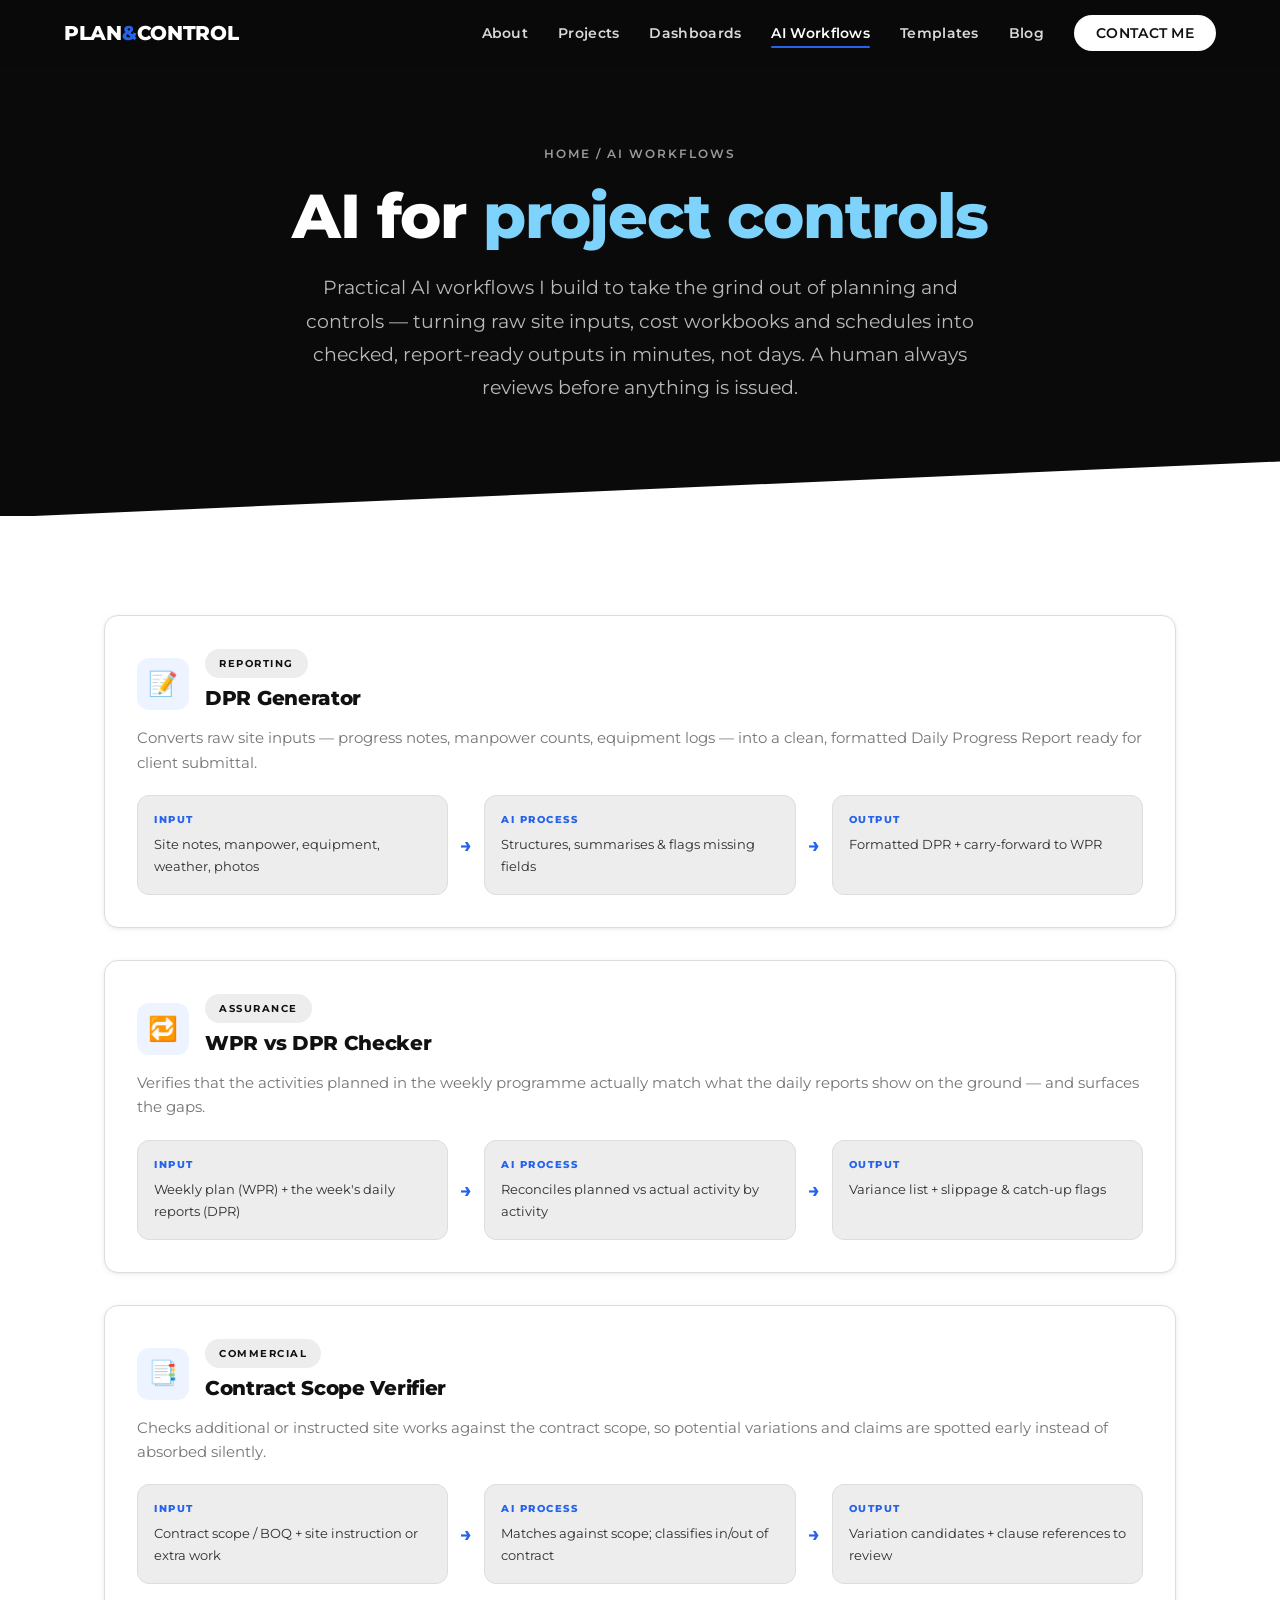
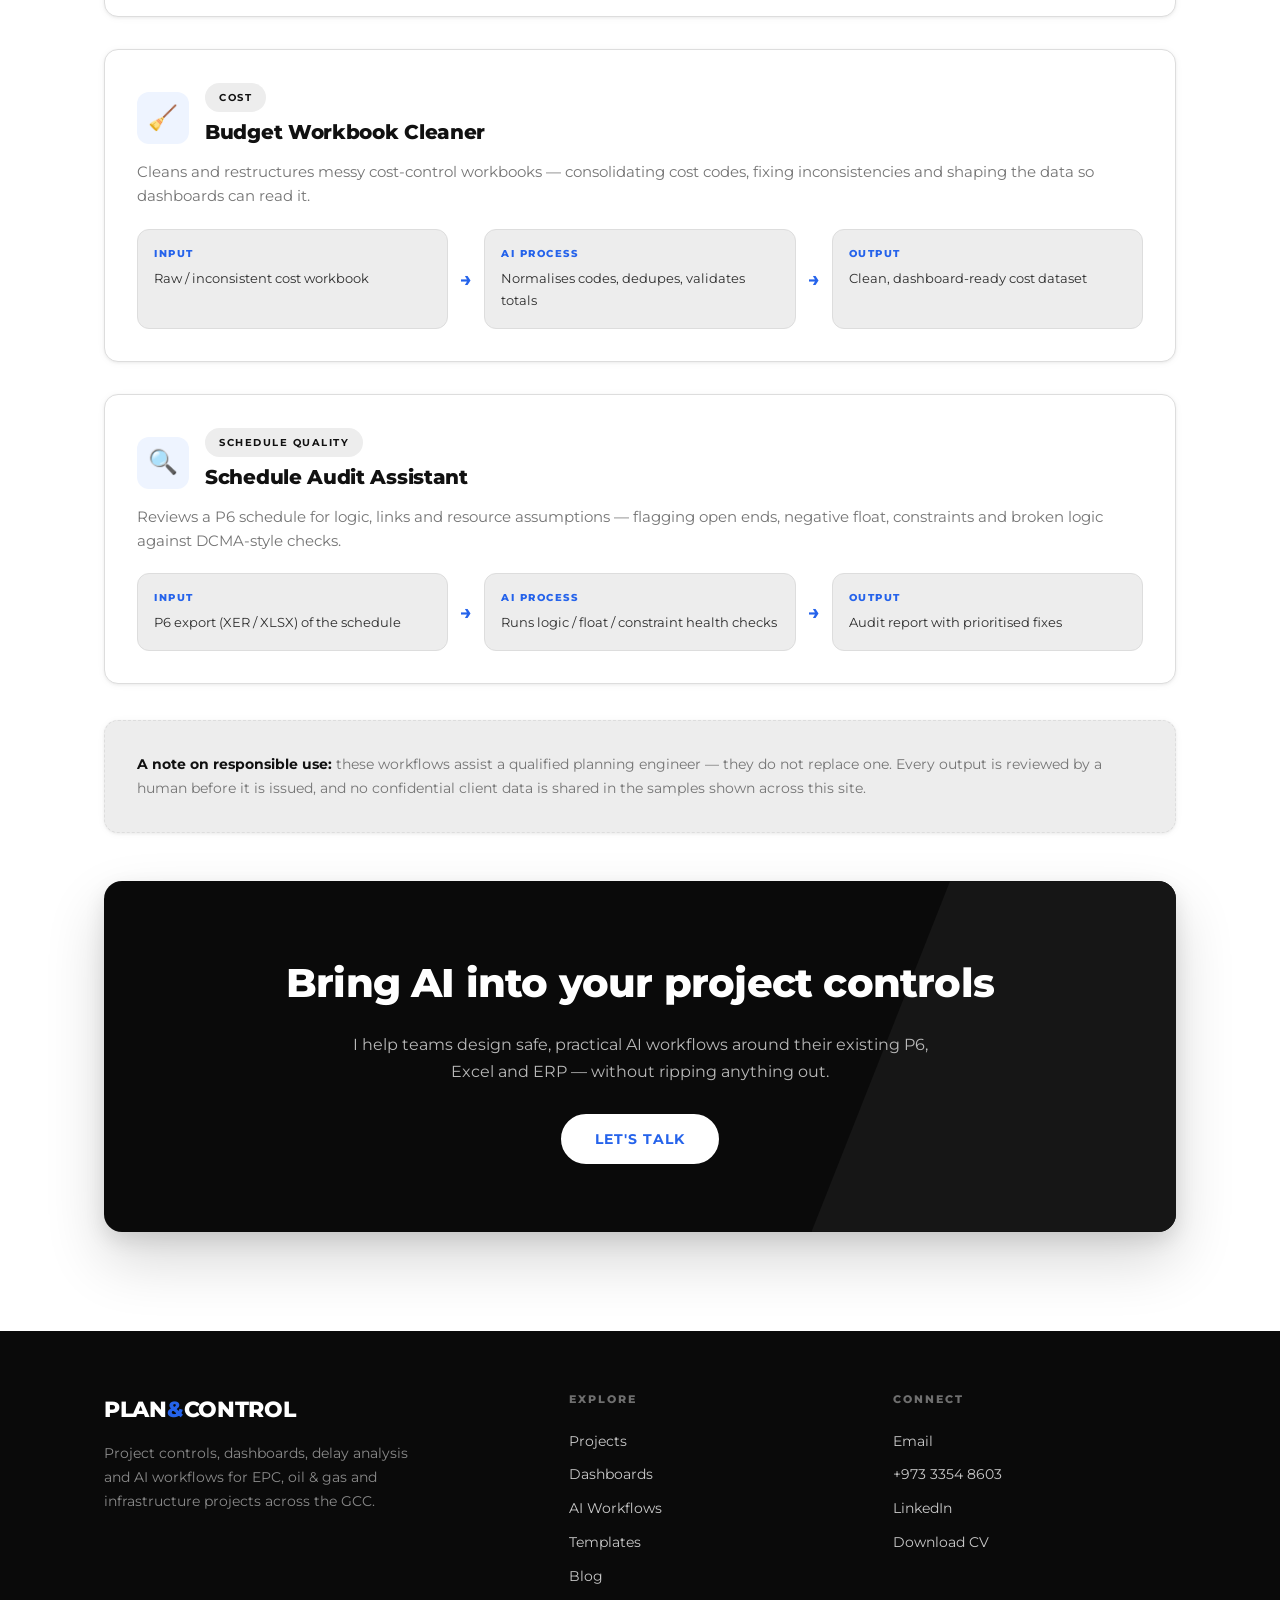
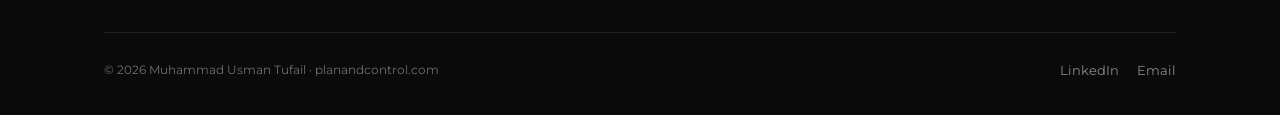
<file: ai-workflows.html>
<!DOCTYPE html>
<html lang="en">
<head>
  <meta charset="UTF-8">
  <meta name="viewport" content="width=device-width, initial-scale=1.0">
  <title>AI for Project Controls | Muhammad Usman Tufail</title>
  <meta name="description" content="AI workflows for project controls: DPR generator, WPR vs DPR checker, contract scope verifier, budget workbook cleaner and schedule audit assistant — practical AI built for planning engineers.">
  <link rel="canonical" href="https://planandcontrol.com/ai-workflows.html">
  <meta name="theme-color" content="#0a0a0a">
  <link rel="icon" type="image/x-icon" href="favicon.ico">
  <link rel="icon" type="image/svg+xml" href="favicon.svg">
  <link rel="apple-touch-icon" sizes="180x180" href="favicon-192.png">
  <link rel="preconnect" href="https://fonts.googleapis.com">
  <link rel="preconnect" href="https://fonts.gstatic.com" crossorigin>
  <link href="https://fonts.googleapis.com/css2?family=Montserrat:wght@400;600;700;800&family=JetBrains+Mono:wght@400;500&display=swap" rel="stylesheet">
  <script src="ga.js"></script>
  <link rel="stylesheet" href="style.css?v=mono11">
</head>
<body>

  <a href="#main" class="skip-link">Skip to content</a>
  <div class="progress" id="progress"></div>
  <button class="to-top" id="toTop" aria-label="Back to top">↑</button>

  <div class="mobile-menu" id="mobileMenu">
    <button class="mobile-close" id="mClose" aria-label="Close menu">✕</button>
    <a href="index.html#about">About</a>
    <a href="projects.html">Projects</a>
    <a href="dashboards.html">Dashboards</a>
    <a href="ai-workflows.html">AI Workflows</a>
    <a href="resources.html">Templates</a>
    <a href="blog.html">Blog</a>
    <a href="index.html#contact">Contact</a>
  </div>

  <nav id="navbar">
    <div class="nav-container">
      <a href="index.html" class="nav-logo">Plan<span>&amp;</span>Control</a>
      <ul class="nav-links">
        <li><a href="index.html#about">About</a></li>
        <li><a href="projects.html">Projects</a></li>
        <li><a href="dashboards.html">Dashboards</a></li>
        <li><a href="ai-workflows.html" class="active">AI Workflows</a></li>
        <li><a href="resources.html">Templates</a></li>
        <li><a href="blog.html">Blog</a></li>
        <li><a href="index.html#contact" class="nav-cta">Contact me</a></li>
      </ul>
      <button class="nav-toggle" id="navToggle" aria-label="Open menu">☰</button>
    </div>
  </nav>

  <main id="main">
  <section class="page-hero">
    <div class="container">
      <p class="breadcrumb"><a href="index.html">Home</a> / AI Workflows</p>
      <h1>AI for <em>project controls</em></h1>
      <p class="lead">Practical AI workflows I build to take the grind out of planning and controls — turning raw site inputs, cost workbooks and schedules into checked, report-ready outputs in minutes, not days. A human always reviews before anything is issued.</p>
    </div>
  </section>

  <section>
    <div class="container">
      <div class="grid" style="gap:32px;">

        <!-- DPR Generator -->
        <div class="card reveal">
          <div style="display:flex; align-items:center; gap:16px; margin-bottom:6px;">
            <div class="card-icon" style="margin-bottom:0;">📝</div>
            <div><span class="tag-soft tag">Reporting</span><h3 style="margin-top:8px;">DPR Generator</h3></div>
          </div>
          <p>Converts raw site inputs — progress notes, manpower counts, equipment logs — into a clean, formatted Daily Progress Report ready for client submittal.</p>
          <div class="flow">
            <div class="flow-step"><div class="fs-label">Input</div><p>Site notes, manpower, equipment, weather, photos</p></div>
            <div class="flow-arrow">→</div>
            <div class="flow-step"><div class="fs-label">AI process</div><p>Structures, summarises &amp; flags missing fields</p></div>
            <div class="flow-arrow">→</div>
            <div class="flow-step"><div class="fs-label">Output</div><p>Formatted DPR + carry-forward to WPR</p></div>
          </div>
        </div>

        <!-- WPR vs DPR Checker -->
        <div class="card reveal">
          <div style="display:flex; align-items:center; gap:16px; margin-bottom:6px;">
            <div class="card-icon" style="margin-bottom:0;">🔁</div>
            <div><span class="tag-soft tag">Assurance</span><h3 style="margin-top:8px;">WPR vs DPR Checker</h3></div>
          </div>
          <p>Verifies that the activities planned in the weekly programme actually match what the daily reports show on the ground — and surfaces the gaps.</p>
          <div class="flow">
            <div class="flow-step"><div class="fs-label">Input</div><p>Weekly plan (WPR) + the week's daily reports (DPR)</p></div>
            <div class="flow-arrow">→</div>
            <div class="flow-step"><div class="fs-label">AI process</div><p>Reconciles planned vs actual activity by activity</p></div>
            <div class="flow-arrow">→</div>
            <div class="flow-step"><div class="fs-label">Output</div><p>Variance list + slippage &amp; catch-up flags</p></div>
          </div>
        </div>

        <!-- Contract Scope Verifier -->
        <div class="card reveal">
          <div style="display:flex; align-items:center; gap:16px; margin-bottom:6px;">
            <div class="card-icon" style="margin-bottom:0;">📑</div>
            <div><span class="tag-soft tag">Commercial</span><h3 style="margin-top:8px;">Contract Scope Verifier</h3></div>
          </div>
          <p>Checks additional or instructed site works against the contract scope, so potential variations and claims are spotted early instead of absorbed silently.</p>
          <div class="flow">
            <div class="flow-step"><div class="fs-label">Input</div><p>Contract scope / BOQ + site instruction or extra work</p></div>
            <div class="flow-arrow">→</div>
            <div class="flow-step"><div class="fs-label">AI process</div><p>Matches against scope; classifies in/out of contract</p></div>
            <div class="flow-arrow">→</div>
            <div class="flow-step"><div class="fs-label">Output</div><p>Variation candidates + clause references to review</p></div>
          </div>
        </div>

        <!-- Budget Workbook Cleaner -->
        <div class="card reveal">
          <div style="display:flex; align-items:center; gap:16px; margin-bottom:6px;">
            <div class="card-icon" style="margin-bottom:0;">🧹</div>
            <div><span class="tag-soft tag">Cost</span><h3 style="margin-top:8px;">Budget Workbook Cleaner</h3></div>
          </div>
          <p>Cleans and restructures messy cost-control workbooks — consolidating cost codes, fixing inconsistencies and shaping the data so dashboards can read it.</p>
          <div class="flow">
            <div class="flow-step"><div class="fs-label">Input</div><p>Raw / inconsistent cost workbook</p></div>
            <div class="flow-arrow">→</div>
            <div class="flow-step"><div class="fs-label">AI process</div><p>Normalises codes, dedupes, validates totals</p></div>
            <div class="flow-arrow">→</div>
            <div class="flow-step"><div class="fs-label">Output</div><p>Clean, dashboard-ready cost dataset</p></div>
          </div>
        </div>

        <!-- Schedule Audit Assistant -->
        <div class="card reveal">
          <div style="display:flex; align-items:center; gap:16px; margin-bottom:6px;">
            <div class="card-icon" style="margin-bottom:0;">🔍</div>
            <div><span class="tag-soft tag">Schedule quality</span><h3 style="margin-top:8px;">Schedule Audit Assistant</h3></div>
          </div>
          <p>Reviews a P6 schedule for logic, links and resource assumptions — flagging open ends, negative float, constraints and broken logic against DCMA-style checks.</p>
          <div class="flow">
            <div class="flow-step"><div class="fs-label">Input</div><p>P6 export (XER / XLSX) of the schedule</p></div>
            <div class="flow-arrow">→</div>
            <div class="flow-step"><div class="fs-label">AI process</div><p>Runs logic / float / constraint health checks</p></div>
            <div class="flow-arrow">→</div>
            <div class="flow-step"><div class="fs-label">Output</div><p>Audit report with prioritised fixes</p></div>
          </div>
        </div>

      </div>

      <div class="card reveal" style="margin-top:36px; background:var(--bg-alt); border-style:dashed;">
        <p style="font-size:14px; color:var(--muted); margin:0;"><strong style="color:var(--ink);">A note on responsible use:</strong> these workflows assist a qualified planning engineer — they do not replace one. Every output is reviewed by a human before it is issued, and no confidential client data is shared in the samples shown across this site.</p>
      </div>

      <div class="cta-banner reveal" style="margin-top:48px;">
        <h2>Bring AI into your project controls</h2>
        <p>I help teams design safe, practical AI workflows around their existing P6, Excel and ERP — without ripping anything out.</p>
        <a href="index.html#contact" class="btn-primary">Let's talk</a>
      </div>
    </div>
  </section>
  </main>

  <footer>
    <div class="container">
      <div class="footer-top">
        <div class="footer-brand">
          <a href="index.html" class="nav-logo">Plan<span>&amp;</span>Control</a>
          <p>Project controls, dashboards, delay analysis and AI workflows for EPC, oil &amp; gas and infrastructure projects across the GCC.</p>
        </div>
        <div class="footer-col">
          <h4>Explore</h4>
          <a href="projects.html">Projects</a>
          <a href="dashboards.html">Dashboards</a>
          <a href="ai-workflows.html">AI Workflows</a>
          <a href="resources.html">Templates</a>
          <a href="blog.html">Blog</a>
        </div>
        <div class="footer-col">
          <h4>Connect</h4>
          <a href="mailto:usman@planandcontrol.com">Email</a>
          <a href="tel:+97333548603">+973 3354 8603</a>
          <a href="https://linkedin.com/in/engrusmanminhas" target="_blank" rel="noopener">LinkedIn</a>
          <a href="Muhammad_Usman_CV.pdf?v=2" download>Download CV</a>
        </div>
      </div>
      <div class="footer-bottom">
        <p>© <span id="year"></span> Muhammad Usman Tufail · planandcontrol.com</p>
        <div class="f-social">
          <a href="https://linkedin.com/in/engrusmanminhas" target="_blank" rel="noopener">LinkedIn</a>
          <a href="mailto:usman@planandcontrol.com">Email</a>
        </div>
      </div>
    </div>
  </footer>

  <script src="script.js?v=mono11"></script>
</body>
</html>
</file>
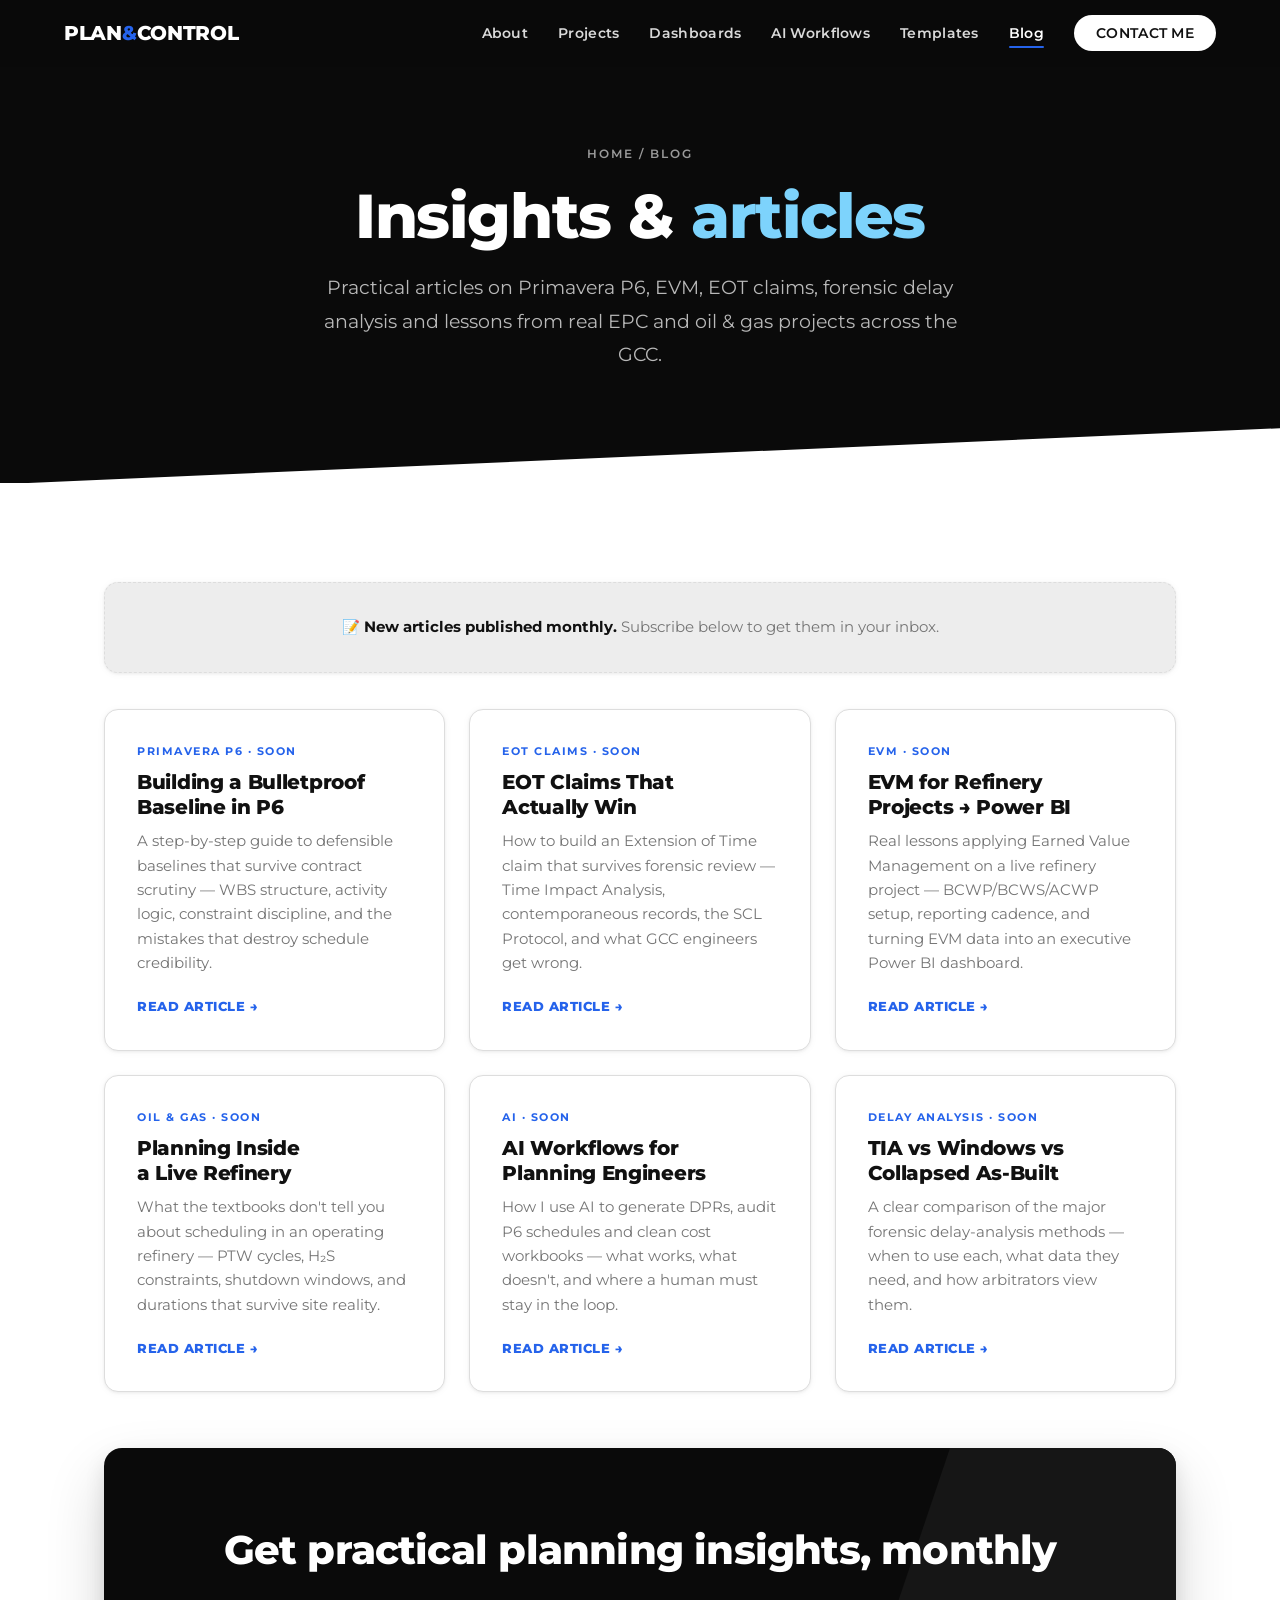
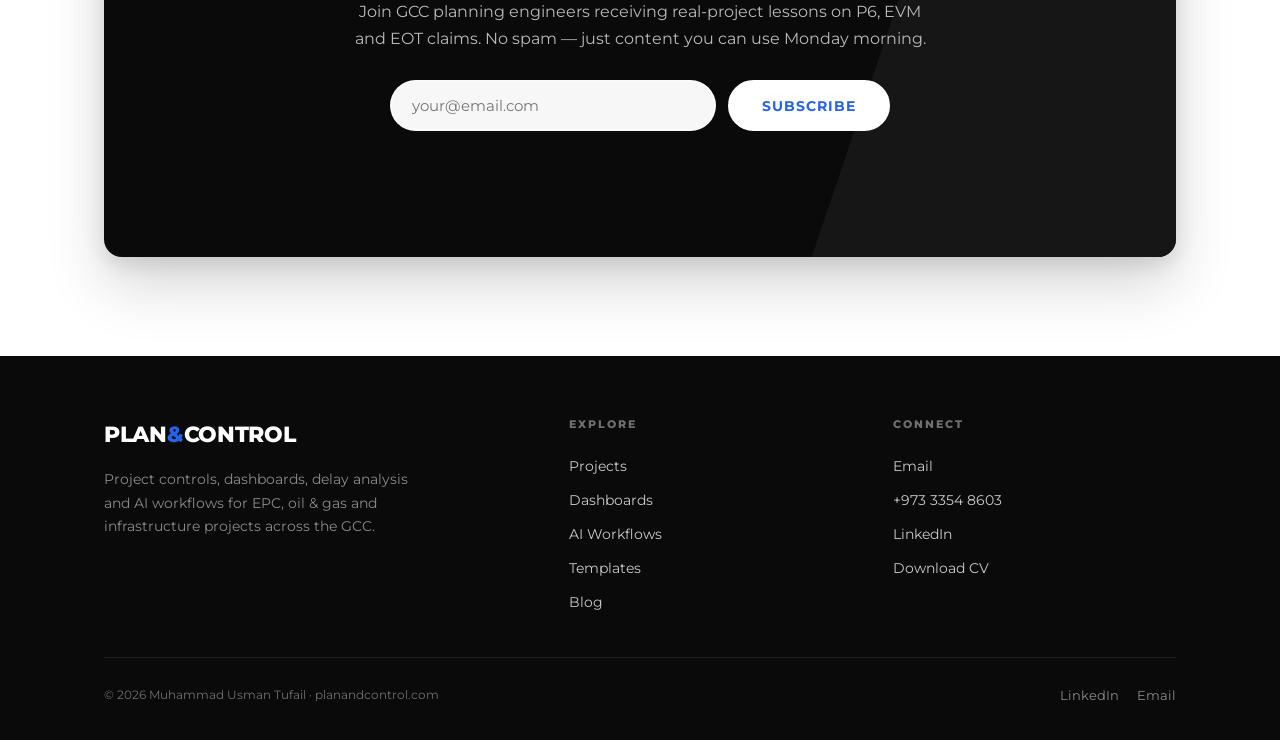
<file: blog.html>
<!DOCTYPE html>
<html lang="en">
<head>
  <meta charset="UTF-8">
  <meta name="viewport" content="width=device-width, initial-scale=1.0">
  <title>Blog &amp; Insights | Muhammad Usman Tufail — Planning &amp; Project Controls</title>
  <meta name="description" content="Practical articles on Primavera P6, EVM, EOT claims, forensic delay analysis and project controls for the GCC oil &amp; gas and EPC industry.">
  <link rel="canonical" href="https://planandcontrol.com/blog.html">
  <meta name="theme-color" content="#0a0a0a">
  <link rel="icon" type="image/x-icon" href="favicon.ico">
  <link rel="icon" type="image/svg+xml" href="favicon.svg">
  <link rel="apple-touch-icon" sizes="180x180" href="favicon-192.png">
  <link rel="preconnect" href="https://fonts.googleapis.com">
  <link rel="preconnect" href="https://fonts.gstatic.com" crossorigin>
  <link href="https://fonts.googleapis.com/css2?family=Montserrat:wght@400;600;700;800&family=JetBrains+Mono:wght@400;500&display=swap" rel="stylesheet">
  <script src="ga.js"></script>
  <link rel="stylesheet" href="style.css?v=mono11">
</head>
<body>

  <a href="#main" class="skip-link">Skip to content</a>
  <div class="progress" id="progress"></div>
  <button class="to-top" id="toTop" aria-label="Back to top">↑</button>

  <div class="mobile-menu" id="mobileMenu">
    <button class="mobile-close" id="mClose" aria-label="Close menu">✕</button>
    <a href="index.html#about">About</a>
    <a href="projects.html">Projects</a>
    <a href="dashboards.html">Dashboards</a>
    <a href="ai-workflows.html">AI Workflows</a>
    <a href="resources.html">Templates</a>
    <a href="blog.html">Blog</a>
    <a href="index.html#contact">Contact</a>
  </div>

  <nav id="navbar">
    <div class="nav-container">
      <a href="index.html" class="nav-logo">Plan<span>&amp;</span>Control</a>
      <ul class="nav-links">
        <li><a href="index.html#about">About</a></li>
        <li><a href="projects.html">Projects</a></li>
        <li><a href="dashboards.html">Dashboards</a></li>
        <li><a href="ai-workflows.html">AI Workflows</a></li>
        <li><a href="resources.html">Templates</a></li>
        <li><a href="blog.html" class="active">Blog</a></li>
        <li><a href="index.html#contact" class="nav-cta">Contact me</a></li>
      </ul>
      <button class="nav-toggle" id="navToggle" aria-label="Open menu">☰</button>
    </div>
  </nav>

  <main id="main">
  <section class="page-hero">
    <div class="container">
      <p class="breadcrumb"><a href="index.html">Home</a> / Blog</p>
      <h1>Insights &amp; <em>articles</em></h1>
      <p class="lead">Practical articles on Primavera P6, EVM, EOT claims, forensic delay analysis and lessons from real EPC and oil &amp; gas projects across the GCC.</p>
    </div>
  </section>

  <section>
    <div class="container">
      <div class="card reveal" style="background:var(--bg-alt); border-style:dashed; text-align:center; margin-bottom:36px;">
        <p style="margin:0; color:var(--muted);">📝 <strong style="color:var(--ink);">New articles published monthly.</strong> Subscribe below to get them in your inbox.</p>
      </div>

      <div class="grid grid-3">

        <article class="card reveal">
          <span class="meta">Primavera P6 · Soon</span>
          <h3>Building a Bulletproof Baseline in P6</h3>
          <p>A step-by-step guide to defensible baselines that survive contract scrutiny — WBS structure, activity logic, constraint discipline, and the mistakes that destroy schedule credibility.</p>
          <span class="card-link">Read article →</span>
        </article>

        <article class="card reveal">
          <span class="meta">EOT Claims · Soon</span>
          <h3>EOT Claims That Actually Win</h3>
          <p>How to build an Extension of Time claim that survives forensic review — Time Impact Analysis, contemporaneous records, the SCL Protocol, and what GCC engineers get wrong.</p>
          <span class="card-link">Read article →</span>
        </article>

        <article class="card reveal">
          <span class="meta">EVM · Soon</span>
          <h3>EVM for Refinery Projects → Power BI</h3>
          <p>Real lessons applying Earned Value Management on a live refinery project — BCWP/BCWS/ACWP setup, reporting cadence, and turning EVM data into an executive Power BI dashboard.</p>
          <span class="card-link">Read article →</span>
        </article>

        <article class="card reveal">
          <span class="meta">Oil &amp; Gas · Soon</span>
          <h3>Planning Inside a Live Refinery</h3>
          <p>What the textbooks don't tell you about scheduling in an operating refinery — PTW cycles, H₂S constraints, shutdown windows, and durations that survive site reality.</p>
          <span class="card-link">Read article →</span>
        </article>

        <article class="card reveal">
          <span class="meta">AI · Soon</span>
          <h3>AI Workflows for Planning Engineers</h3>
          <p>How I use AI to generate DPRs, audit P6 schedules and clean cost workbooks — what works, what doesn't, and where a human must stay in the loop.</p>
          <span class="card-link">Read article →</span>
        </article>

        <article class="card reveal">
          <span class="meta">Delay Analysis · Soon</span>
          <h3>TIA vs Windows vs Collapsed As-Built</h3>
          <p>A clear comparison of the major forensic delay-analysis methods — when to use each, what data they need, and how arbitrators view them.</p>
          <span class="card-link">Read article →</span>
        </article>

      </div>

      <div class="cta-banner reveal" style="margin-top:56px;">
        <h2>Get practical planning insights, monthly</h2>
        <p>Join GCC planning engineers receiving real-project lessons on P6, EVM and EOT claims. No spam — just content you can use Monday morning.</p>
        <form class="capture" data-ajax action="https://formspree.io/f/mqejrgpv" method="POST">
          <input type="email" name="email" placeholder="your@email.com" required>
          <input type="hidden" name="source" value="Blog - Newsletter">
          <button type="submit" class="btn-primary">Subscribe</button>
          <p class="form-note" style="flex-basis:100%; text-align:center; color:#fff;"></p>
        </form>
      </div>
    </div>
  </section>
  </main>

  <footer>
    <div class="container">
      <div class="footer-top">
        <div class="footer-brand">
          <a href="index.html" class="nav-logo">Plan<span>&amp;</span>Control</a>
          <p>Project controls, dashboards, delay analysis and AI workflows for EPC, oil &amp; gas and infrastructure projects across the GCC.</p>
        </div>
        <div class="footer-col">
          <h4>Explore</h4>
          <a href="projects.html">Projects</a>
          <a href="dashboards.html">Dashboards</a>
          <a href="ai-workflows.html">AI Workflows</a>
          <a href="resources.html">Templates</a>
          <a href="blog.html">Blog</a>
        </div>
        <div class="footer-col">
          <h4>Connect</h4>
          <a href="mailto:usman@planandcontrol.com">Email</a>
          <a href="tel:+97333548603">+973 3354 8603</a>
          <a href="https://linkedin.com/in/engrusmanminhas" target="_blank" rel="noopener">LinkedIn</a>
          <a href="Muhammad_Usman_CV.pdf?v=2" download>Download CV</a>
        </div>
      </div>
      <div class="footer-bottom">
        <p>© <span id="year"></span> Muhammad Usman Tufail · planandcontrol.com</p>
        <div class="f-social">
          <a href="https://linkedin.com/in/engrusmanminhas" target="_blank" rel="noopener">LinkedIn</a>
          <a href="mailto:usman@planandcontrol.com">Email</a>
        </div>
      </div>
    </div>
  </footer>

  <script src="script.js?v=mono11"></script>
</body>
</html>
</file>
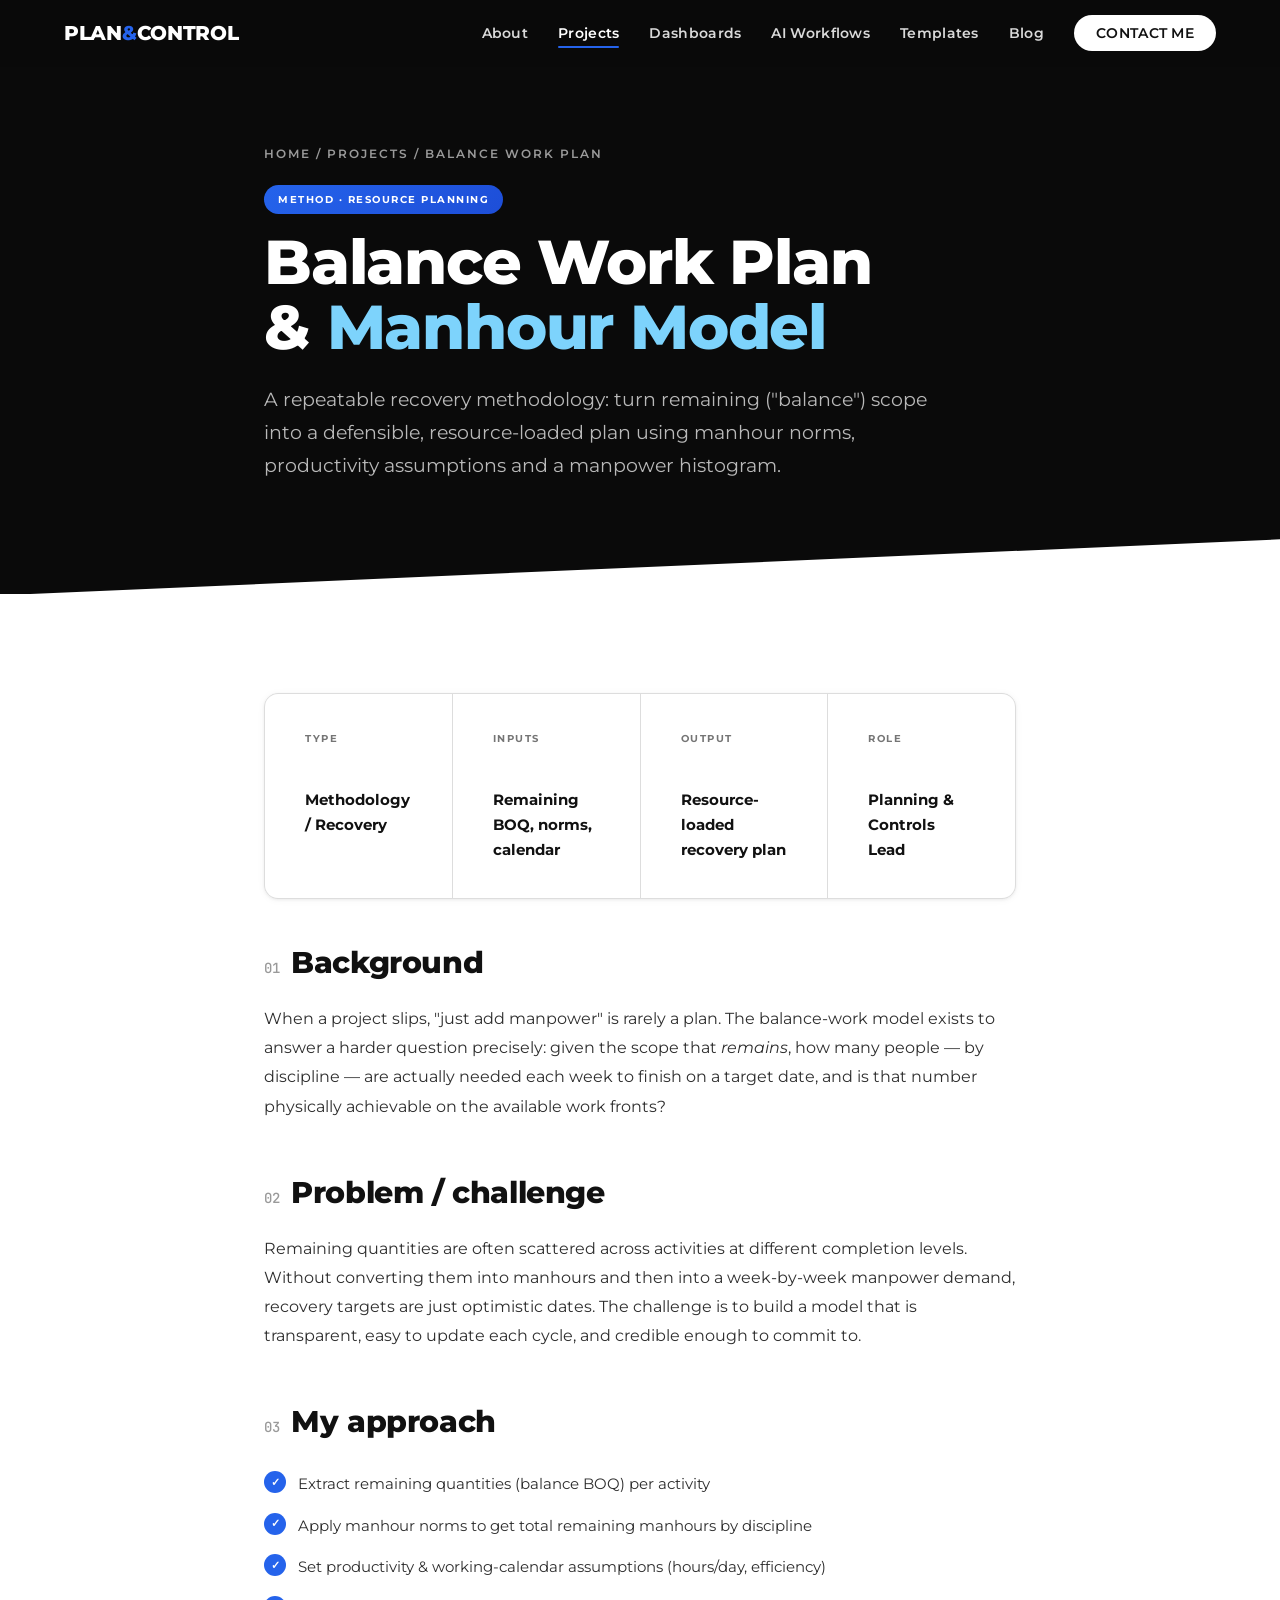
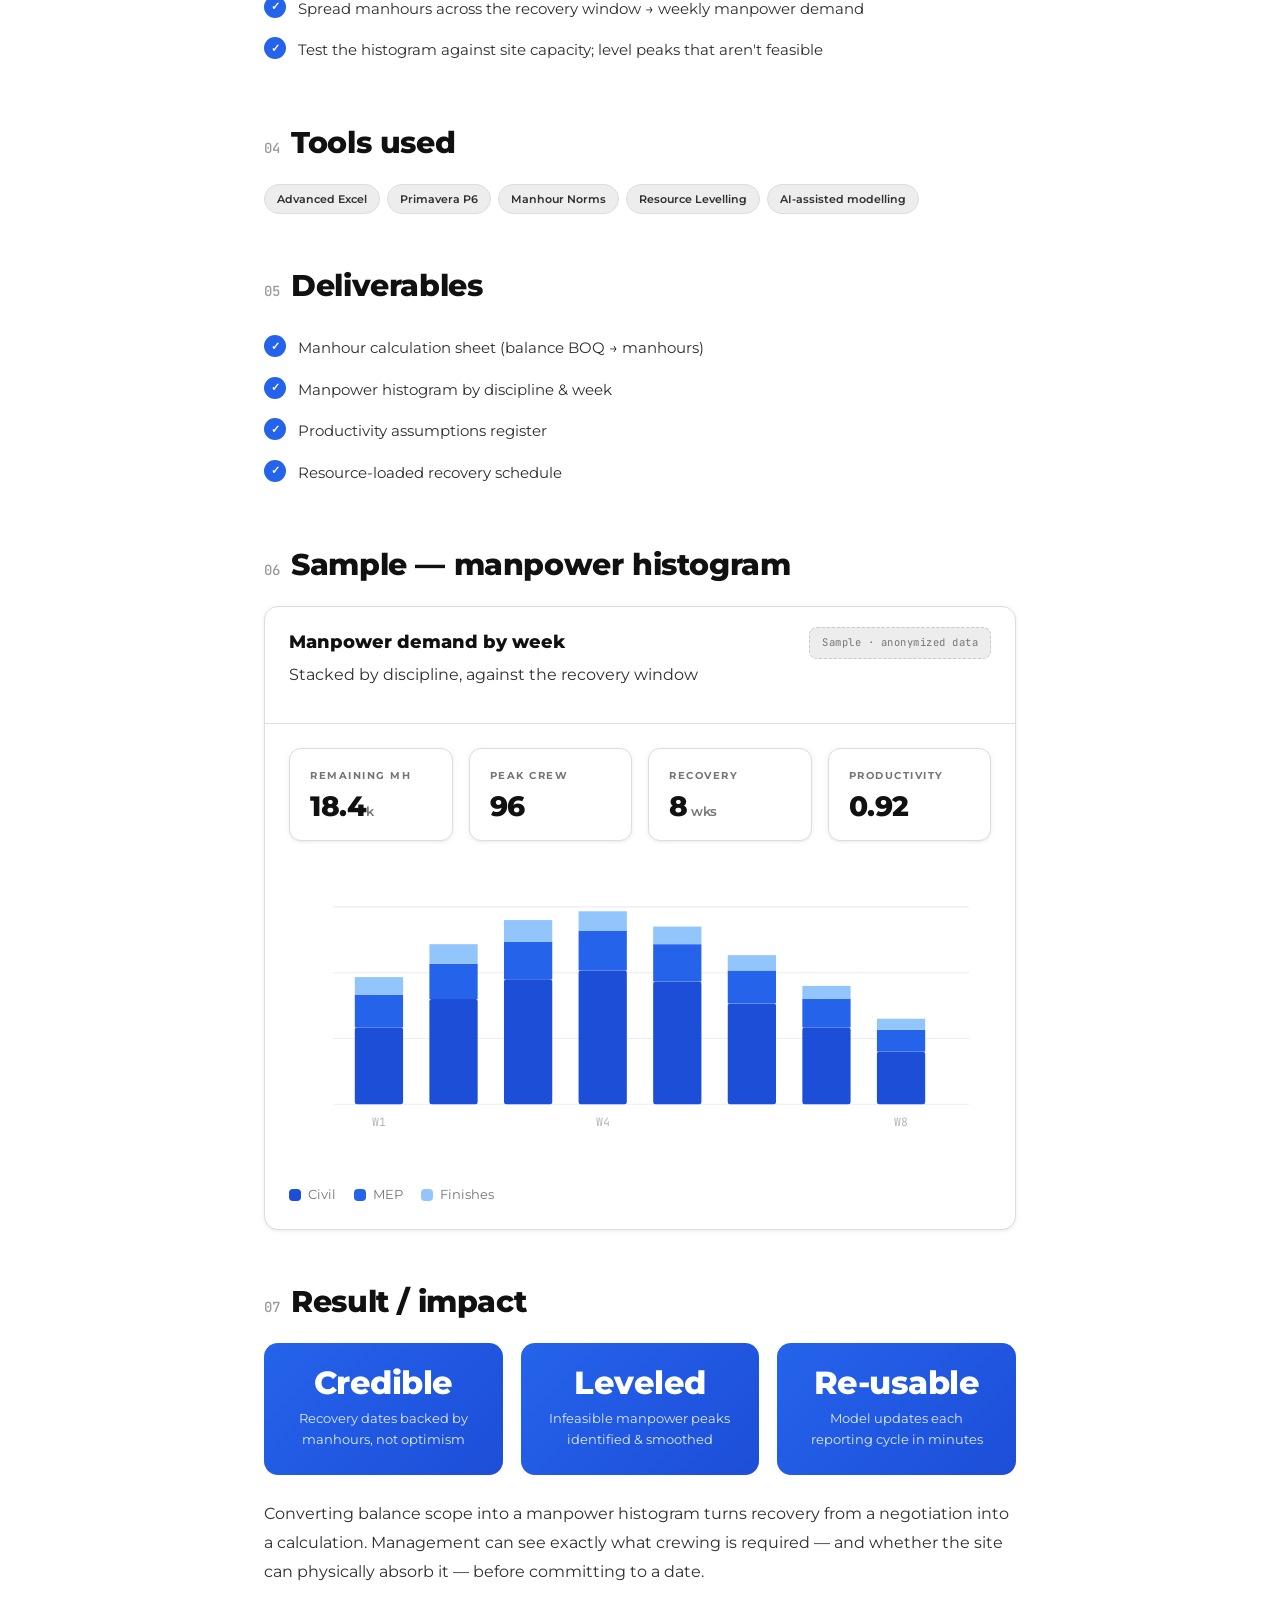
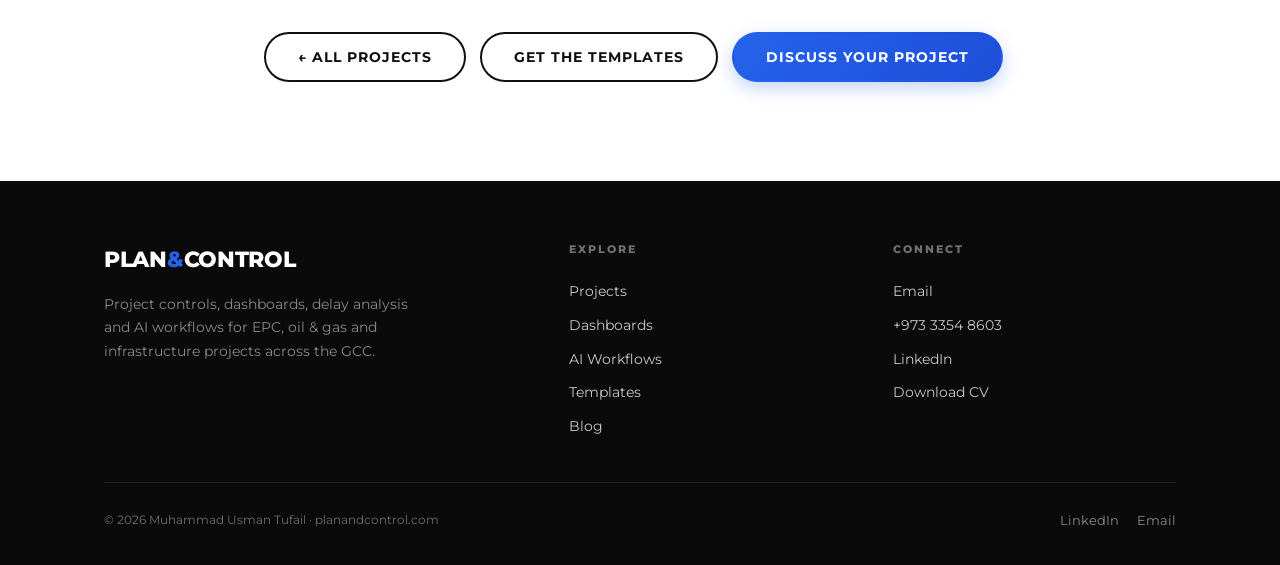
<file: case-balancework.html>
<!DOCTYPE html>
<html lang="en">
<head>
  <meta charset="UTF-8">
  <meta name="viewport" content="width=device-width, initial-scale=1.0">
  <title>Balance Work Plan &amp; Manhour Model — Case Study | Muhammad Usman Tufail</title>
  <meta name="description" content="Case study: a balance-work recovery methodology — manhour calculation, manpower histogram and productivity assumptions to convert remaining scope into a credible resource-loaded plan.">
  <link rel="canonical" href="https://planandcontrol.com/case-balancework.html">
  <meta name="theme-color" content="#0a0a0a">
  <link rel="icon" type="image/x-icon" href="favicon.ico">
  <link rel="icon" type="image/svg+xml" href="favicon.svg">
  <link rel="apple-touch-icon" sizes="180x180" href="favicon-192.png">
  <link rel="preconnect" href="https://fonts.googleapis.com">
  <link rel="preconnect" href="https://fonts.gstatic.com" crossorigin>
  <link href="https://fonts.googleapis.com/css2?family=Montserrat:wght@400;600;700;800&family=JetBrains+Mono:wght@400;500&display=swap" rel="stylesheet">
  <script src="ga.js"></script>
  <link rel="stylesheet" href="style.css?v=mono11">
</head>
<body>

  <a href="#main" class="skip-link">Skip to content</a>
  <div class="progress" id="progress"></div>
  <button class="to-top" id="toTop" aria-label="Back to top">↑</button>

  <div class="mobile-menu" id="mobileMenu">
    <button class="mobile-close" id="mClose" aria-label="Close menu">✕</button>
    <a href="index.html#about">About</a>
    <a href="projects.html">Projects</a>
    <a href="dashboards.html">Dashboards</a>
    <a href="ai-workflows.html">AI Workflows</a>
    <a href="resources.html">Templates</a>
    <a href="blog.html">Blog</a>
    <a href="index.html#contact">Contact</a>
  </div>

  <nav id="navbar">
    <div class="nav-container">
      <a href="index.html" class="nav-logo">Plan<span>&amp;</span>Control</a>
      <ul class="nav-links">
        <li><a href="index.html#about">About</a></li>
        <li><a href="projects.html" class="active">Projects</a></li>
        <li><a href="dashboards.html">Dashboards</a></li>
        <li><a href="ai-workflows.html">AI Workflows</a></li>
        <li><a href="resources.html">Templates</a></li>
        <li><a href="blog.html">Blog</a></li>
        <li><a href="index.html#contact" class="nav-cta">Contact me</a></li>
      </ul>
      <button class="nav-toggle" id="navToggle" aria-label="Open menu">☰</button>
    </div>
  </nav>

  <main id="main">
  <section class="page-hero" style="text-align:left;">
    <div class="container" style="max-width:880px; margin:0 auto;">
      <p class="breadcrumb"><a href="index.html">Home</a> / <a href="projects.html">Projects</a> / Balance Work Plan</p>
      <span class="tag">Method · Resource Planning</span>
      <h1 style="margin-top:16px;">Balance Work Plan &amp; <em>Manhour Model</em></h1>
      <p class="lead" style="margin-left:0;">A repeatable recovery methodology: turn remaining ("balance") scope into a defensible, resource-loaded plan using manhour norms, productivity assumptions and a manpower histogram.</p>
    </div>
  </section>

  <section>
    <div class="container" style="max-width:880px;">

      <div class="case-meta">
        <div><div class="m-label">Type</div><div class="m-val">Methodology / Recovery</div></div>
        <div><div class="m-label">Inputs</div><div class="m-val">Remaining BOQ, norms, calendar</div></div>
        <div><div class="m-label">Output</div><div class="m-val">Resource-loaded recovery plan</div></div>
        <div><div class="m-label">Role</div><div class="m-val">Planning &amp; Controls Lead</div></div>
      </div>

      <div class="case-section">
        <h2><span class="num">01</span>Background</h2>
        <p>When a project slips, "just add manpower" is rarely a plan. The balance-work model exists to answer a harder question precisely: given the scope that <em>remains</em>, how many people — by discipline — are actually needed each week to finish on a target date, and is that number physically achievable on the available work fronts?</p>
      </div>

      <div class="case-section">
        <h2><span class="num">02</span>Problem / challenge</h2>
        <p>Remaining quantities are often scattered across activities at different completion levels. Without converting them into manhours and then into a week-by-week manpower demand, recovery targets are just optimistic dates. The challenge is to build a model that is transparent, easy to update each cycle, and credible enough to commit to.</p>
      </div>

      <div class="case-section">
        <h2><span class="num">03</span>My approach</h2>
        <ul class="check-list">
          <li>Extract remaining quantities (balance BOQ) per activity</li>
          <li>Apply manhour norms to get total remaining manhours by discipline</li>
          <li>Set productivity &amp; working-calendar assumptions (hours/day, efficiency)</li>
          <li>Spread manhours across the recovery window → weekly manpower demand</li>
          <li>Test the histogram against site capacity; level peaks that aren't feasible</li>
        </ul>
      </div>

      <div class="case-section">
        <h2><span class="num">04</span>Tools used</h2>
        <div class="chips">
          <span class="chip">Advanced Excel</span><span class="chip">Primavera P6</span><span class="chip">Manhour Norms</span>
          <span class="chip">Resource Levelling</span><span class="chip">AI-assisted modelling</span>
        </div>
      </div>

      <div class="case-section">
        <h2><span class="num">05</span>Deliverables</h2>
        <ul class="check-list">
          <li>Manhour calculation sheet (balance BOQ → manhours)</li>
          <li>Manpower histogram by discipline &amp; week</li>
          <li>Productivity assumptions register</li>
          <li>Resource-loaded recovery schedule</li>
        </ul>
      </div>

      <div class="case-section">
        <h2><span class="num">06</span>Sample — manpower histogram</h2>
        <div class="dash" style="margin-top:8px;">
          <div class="dash-head">
            <div><h3>Manpower demand by week</h3><p>Stacked by discipline, against the recovery window</p></div>
            <span class="sample-note">Sample · anonymized data</span>
          </div>
          <div class="dash-body">
            <div class="kpi-row">
              <div class="kpi"><div class="k-label">Remaining MH</div><div class="k-val">18.4<small>k</small></div></div>
              <div class="kpi"><div class="k-label">Peak crew</div><div class="k-val">96</div></div>
              <div class="kpi"><div class="k-label">Recovery</div><div class="k-val">8<small> wks</small></div></div>
              <div class="kpi"><div class="k-label">Productivity</div><div class="k-val">0.92</div></div>
            </div>
            <svg class="chart" viewBox="0 0 640 280" role="img" aria-label="Sample stacked manpower histogram by week">
              <line class="grid-line" x1="40" y1="40"  x2="620" y2="40"/>
              <line class="grid-line" x1="40" y1="100" x2="620" y2="100"/>
              <line class="grid-line" x1="40" y1="160" x2="620" y2="160"/>
              <line class="grid-line" x1="40" y1="220" x2="620" y2="220" stroke="#cbd5e1"/>
              <!-- 8 weeks, stacked civil(blue)/mep(mid)/finishes(light) -->
              <!-- W1 -->
              <rect x="60"  y="150" width="44" height="70" fill="#1d4ed8" rx="2"/><rect x="60"  y="120" width="44" height="30" fill="#2563eb"/><rect x="60"  y="104" width="44" height="16" fill="#93c5fd"/>
              <!-- W2 -->
              <rect x="128" y="124" width="44" height="96" fill="#1d4ed8" rx="2"/><rect x="128" y="92"  width="44" height="32" fill="#2563eb"/><rect x="128" y="74"  width="44" height="18" fill="#93c5fd"/>
              <!-- W3 -->
              <rect x="196" y="106" width="44" height="114" fill="#1d4ed8" rx="2"/><rect x="196" y="72"  width="44" height="34" fill="#2563eb"/><rect x="196" y="52"  width="44" height="20" fill="#93c5fd"/>
              <!-- W4 (peak) -->
              <rect x="264" y="98"  width="44" height="122" fill="#1d4ed8" rx="2"/><rect x="264" y="62"  width="44" height="36" fill="#2563eb"/><rect x="264" y="44"  width="44" height="18" fill="#93c5fd"/>
              <!-- W5 -->
              <rect x="332" y="108" width="44" height="112" fill="#1d4ed8" rx="2"/><rect x="332" y="74"  width="44" height="34" fill="#2563eb"/><rect x="332" y="58"  width="44" height="16" fill="#93c5fd"/>
              <!-- W6 -->
              <rect x="400" y="128" width="44" height="92" fill="#1d4ed8" rx="2"/><rect x="400" y="98"  width="44" height="30" fill="#2563eb"/><rect x="400" y="84"  width="44" height="14" fill="#93c5fd"/>
              <!-- W7 -->
              <rect x="468" y="150" width="44" height="70" fill="#1d4ed8" rx="2"/><rect x="468" y="124" width="44" height="26" fill="#2563eb"/><rect x="468" y="112" width="44" height="12" fill="#93c5fd"/>
              <!-- W8 -->
              <rect x="536" y="172" width="44" height="48" fill="#1d4ed8" rx="2"/><rect x="536" y="152" width="44" height="20" fill="#2563eb"/><rect x="536" y="142" width="44" height="10" fill="#93c5fd"/>
              <text class="axis-label" x="82"  y="240" text-anchor="middle">W1</text>
              <text class="axis-label" x="286" y="240" text-anchor="middle">W4</text>
              <text class="axis-label" x="558" y="240" text-anchor="middle">W8</text>
            </svg>
            <div class="legend">
              <span><i style="background:#1d4ed8"></i> Civil</span>
              <span><i style="background:#2563eb"></i> MEP</span>
              <span><i style="background:#93c5fd"></i> Finishes</span>
            </div>
          </div>
        </div>
      </div>

      <div class="case-section">
        <h2><span class="num">07</span>Result / impact</h2>
        <div class="impact-grid">
          <div class="impact"><b>Credible</b><span>Recovery dates backed by manhours, not optimism</span></div>
          <div class="impact"><b>Leveled</b><span>Infeasible manpower peaks identified &amp; smoothed</span></div>
          <div class="impact"><b>Re-usable</b><span>Model updates each reporting cycle in minutes</span></div>
        </div>
        <p style="margin-top:24px;">Converting balance scope into a manpower histogram turns recovery from a negotiation into a calculation. Management can see exactly what crewing is required — and whether the site can physically absorb it — before committing to a date.</p>
      </div>

      <div style="display:flex; gap:14px; flex-wrap:wrap; margin-top:40px;">
        <a href="projects.html" class="btn-ghost">← All projects</a>
        <a href="resources.html" class="btn-ghost">Get the templates</a>
        <a href="index.html#contact" class="btn-primary">Discuss your project</a>
      </div>
    </div>
  </section>
  </main>

  <footer>
    <div class="container">
      <div class="footer-top">
        <div class="footer-brand">
          <a href="index.html" class="nav-logo">Plan<span>&amp;</span>Control</a>
          <p>Project controls, dashboards, delay analysis and AI workflows for EPC, oil &amp; gas and infrastructure projects across the GCC.</p>
        </div>
        <div class="footer-col">
          <h4>Explore</h4>
          <a href="projects.html">Projects</a>
          <a href="dashboards.html">Dashboards</a>
          <a href="ai-workflows.html">AI Workflows</a>
          <a href="resources.html">Templates</a>
          <a href="blog.html">Blog</a>
        </div>
        <div class="footer-col">
          <h4>Connect</h4>
          <a href="mailto:usman@planandcontrol.com">Email</a>
          <a href="tel:+97333548603">+973 3354 8603</a>
          <a href="https://linkedin.com/in/engrusmanminhas" target="_blank" rel="noopener">LinkedIn</a>
          <a href="Muhammad_Usman_CV.pdf?v=2" download>Download CV</a>
        </div>
      </div>
      <div class="footer-bottom">
        <p>© <span id="year"></span> Muhammad Usman Tufail · planandcontrol.com</p>
        <div class="f-social">
          <a href="https://linkedin.com/in/engrusmanminhas" target="_blank" rel="noopener">LinkedIn</a>
          <a href="mailto:usman@planandcontrol.com">Email</a>
        </div>
      </div>
    </div>
  </footer>

  <script src="script.js?v=mono11"></script>
</body>
</html>
</file>
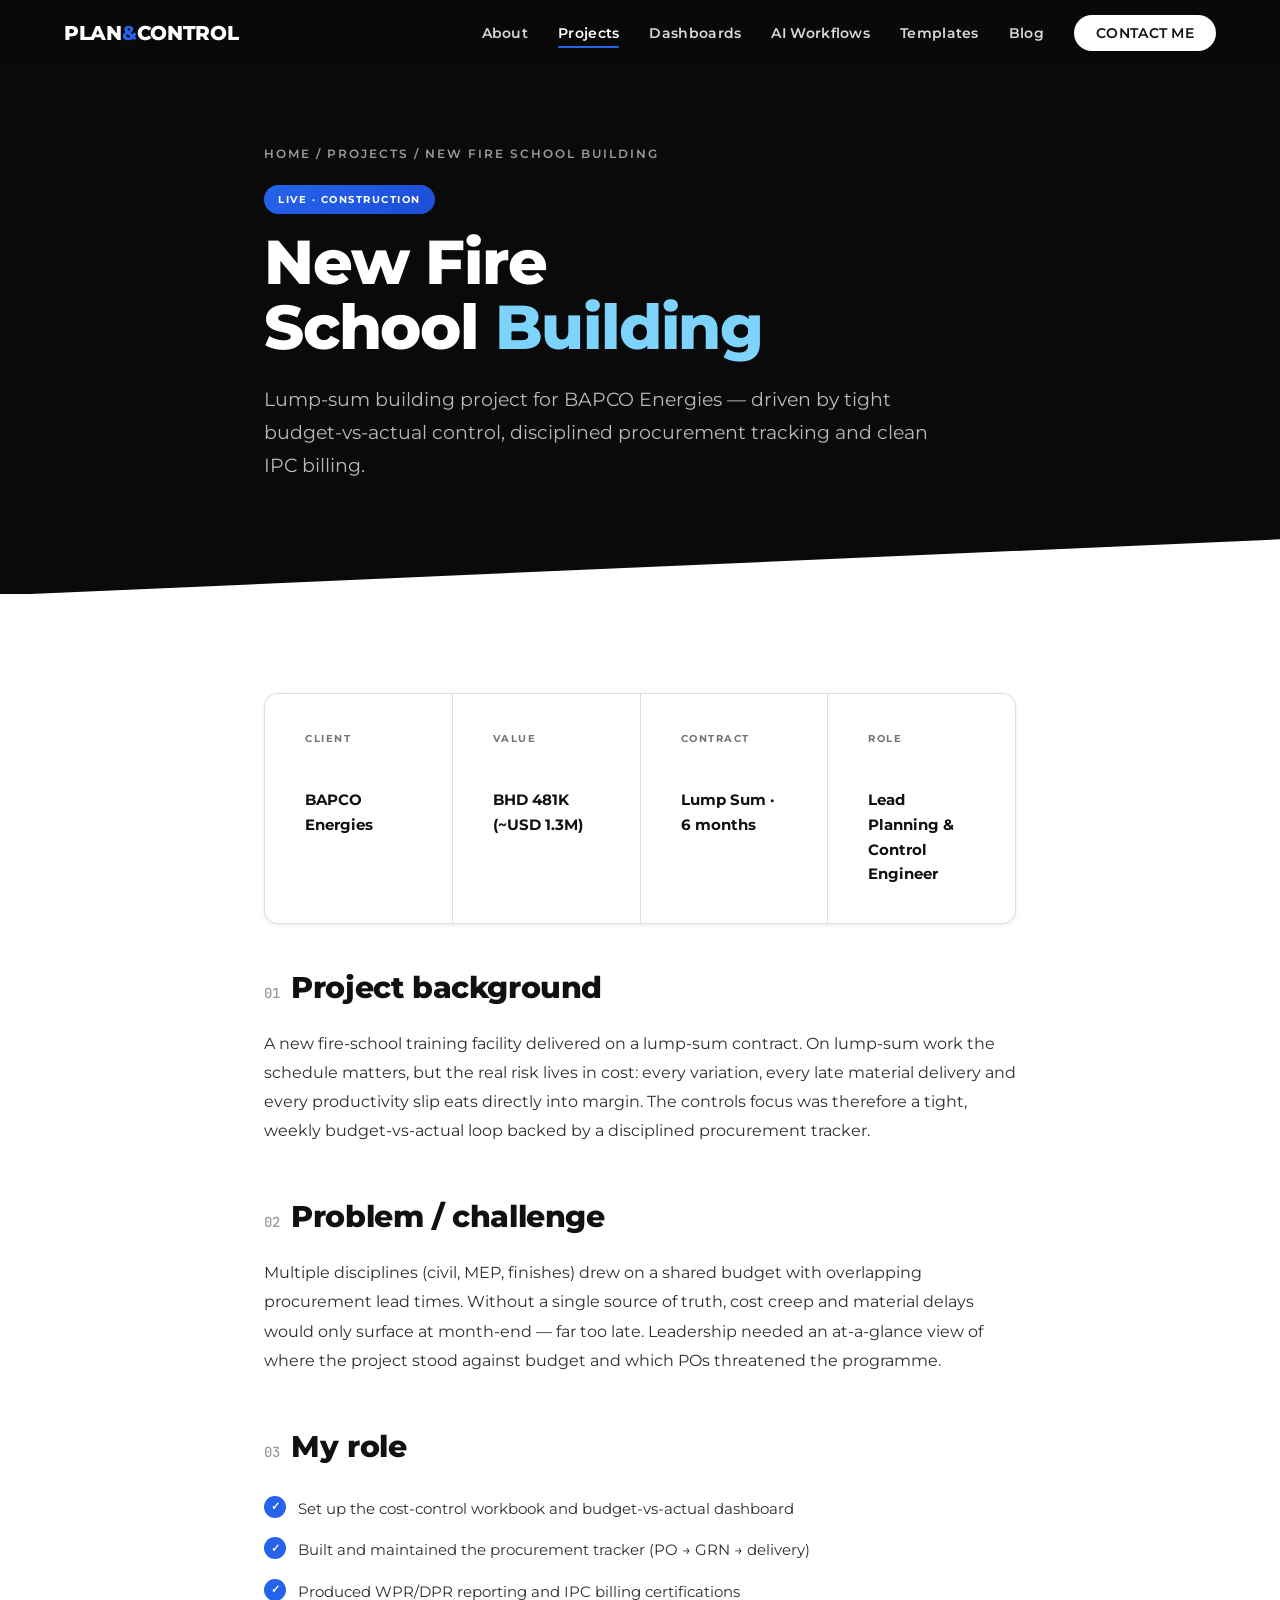
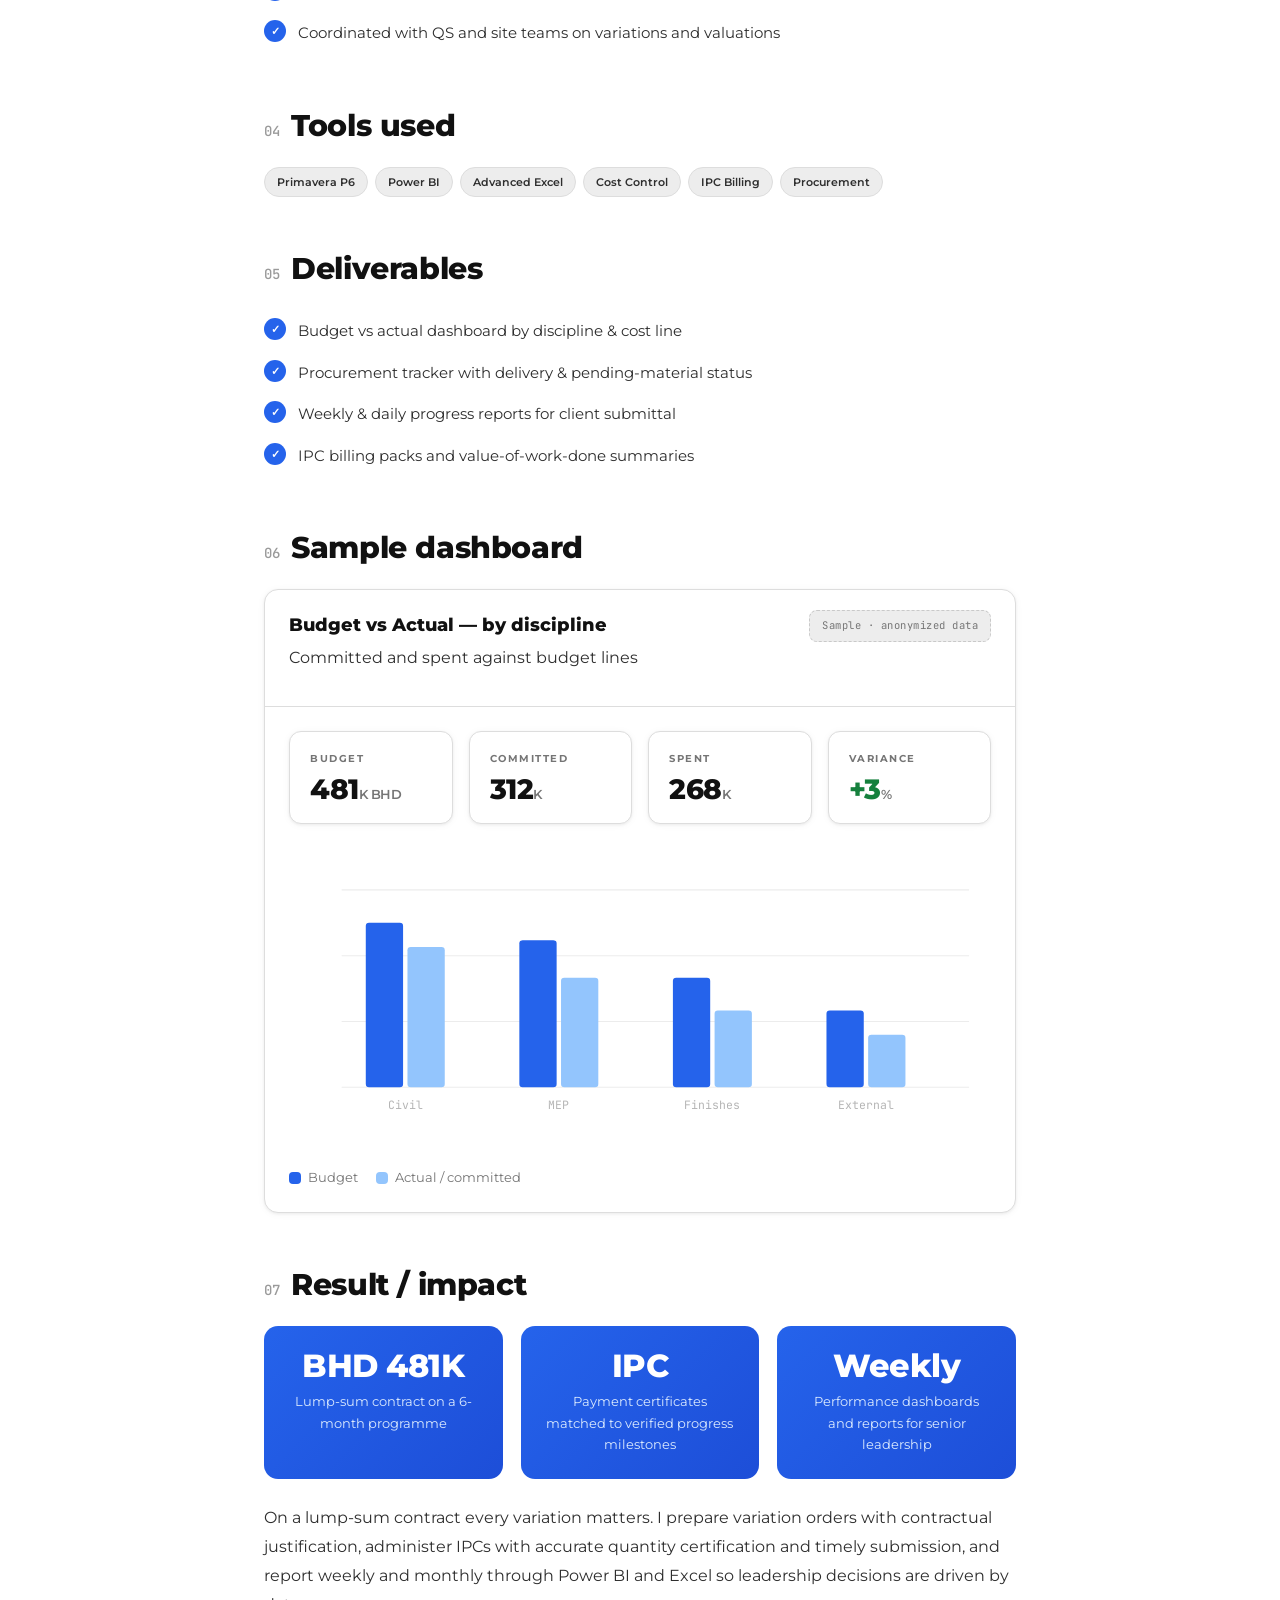
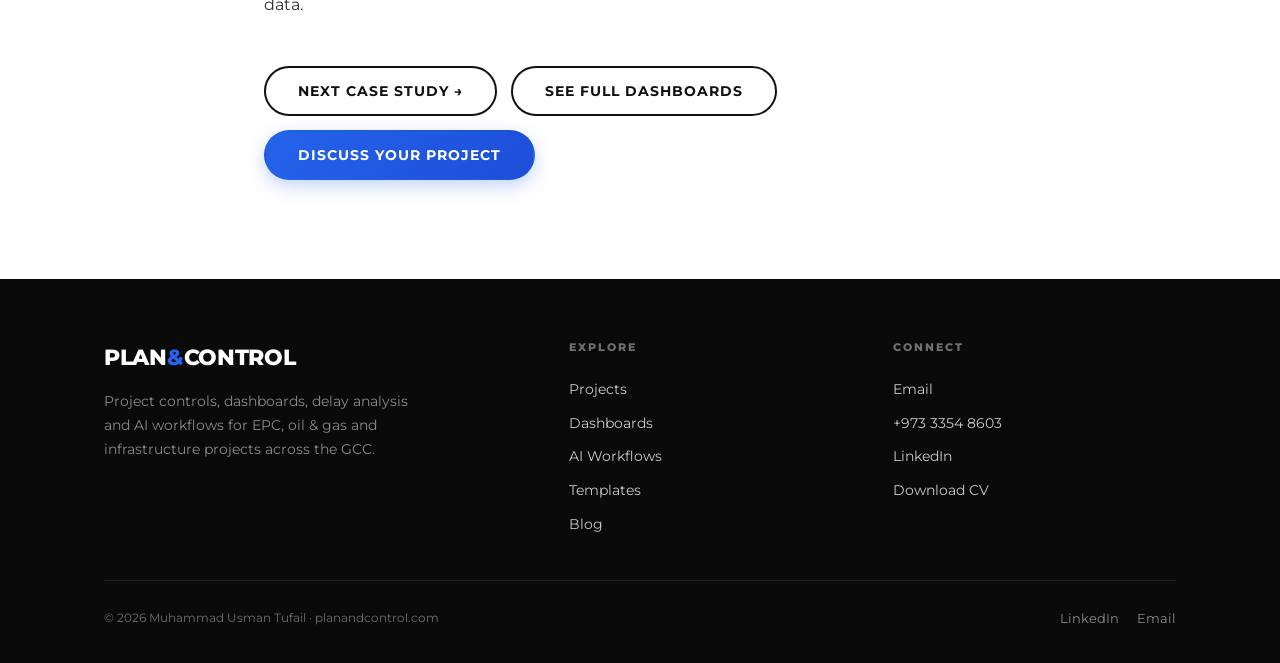
<file: case-fireschool.html>
<!DOCTYPE html>
<html lang="en">
<head>
  <meta charset="UTF-8">
  <meta name="viewport" content="width=device-width, initial-scale=1.0">
  <title>New Fire School Building — Case Study | Muhammad Usman Tufail</title>
  <meta name="description" content="Case study: New Fire School Building for BAPCO Energies — lump-sum project controls, budget vs actual dashboards, WPR/DPR reporting, procurement tracking and IPC billing.">
  <link rel="canonical" href="https://planandcontrol.com/case-fireschool.html">
  <meta name="theme-color" content="#0a0a0a">
  <link rel="icon" type="image/x-icon" href="favicon.ico">
  <link rel="icon" type="image/svg+xml" href="favicon.svg">
  <link rel="apple-touch-icon" sizes="180x180" href="favicon-192.png">
  <link rel="preconnect" href="https://fonts.googleapis.com">
  <link rel="preconnect" href="https://fonts.gstatic.com" crossorigin>
  <link href="https://fonts.googleapis.com/css2?family=Montserrat:wght@400;600;700;800&family=JetBrains+Mono:wght@400;500&display=swap" rel="stylesheet">
  <script src="ga.js"></script>
  <link rel="stylesheet" href="style.css?v=mono11">
</head>
<body>

  <a href="#main" class="skip-link">Skip to content</a>
  <div class="progress" id="progress"></div>
  <button class="to-top" id="toTop" aria-label="Back to top">↑</button>

  <div class="mobile-menu" id="mobileMenu">
    <button class="mobile-close" id="mClose" aria-label="Close menu">✕</button>
    <a href="index.html#about">About</a>
    <a href="projects.html">Projects</a>
    <a href="dashboards.html">Dashboards</a>
    <a href="ai-workflows.html">AI Workflows</a>
    <a href="resources.html">Templates</a>
    <a href="blog.html">Blog</a>
    <a href="index.html#contact">Contact</a>
  </div>

  <nav id="navbar">
    <div class="nav-container">
      <a href="index.html" class="nav-logo">Plan<span>&amp;</span>Control</a>
      <ul class="nav-links">
        <li><a href="index.html#about">About</a></li>
        <li><a href="projects.html" class="active">Projects</a></li>
        <li><a href="dashboards.html">Dashboards</a></li>
        <li><a href="ai-workflows.html">AI Workflows</a></li>
        <li><a href="resources.html">Templates</a></li>
        <li><a href="blog.html">Blog</a></li>
        <li><a href="index.html#contact" class="nav-cta">Contact me</a></li>
      </ul>
      <button class="nav-toggle" id="navToggle" aria-label="Open menu">☰</button>
    </div>
  </nav>

  <main id="main">
  <section class="page-hero" style="text-align:left;">
    <div class="container" style="max-width:880px; margin:0 auto;">
      <p class="breadcrumb"><a href="index.html">Home</a> / <a href="projects.html">Projects</a> / New Fire School Building</p>
      <span class="tag">Live · Construction</span>
      <h1 style="margin-top:16px;">New Fire School <em>Building</em></h1>
      <p class="lead" style="margin-left:0;">Lump-sum building project for BAPCO Energies — driven by tight budget-vs-actual control, disciplined procurement tracking and clean IPC billing.</p>
    </div>
  </section>

  <section>
    <div class="container" style="max-width:880px;">

      <div class="case-meta">
        <div><div class="m-label">Client</div><div class="m-val">BAPCO Energies</div></div>
        <div><div class="m-label">Value</div><div class="m-val">BHD 481K (~USD 1.3M)</div></div>
        <div><div class="m-label">Contract</div><div class="m-val">Lump Sum · 6 months</div></div>
        <div><div class="m-label">Role</div><div class="m-val">Lead Planning &amp; Control Engineer</div></div>
      </div>

      <div class="case-section">
        <h2><span class="num">01</span>Project background</h2>
        <p>A new fire-school training facility delivered on a lump-sum contract. On lump-sum work the schedule matters, but the real risk lives in cost: every variation, every late material delivery and every productivity slip eats directly into margin. The controls focus was therefore a tight, weekly budget-vs-actual loop backed by a disciplined procurement tracker.</p>
      </div>

      <div class="case-section">
        <h2><span class="num">02</span>Problem / challenge</h2>
        <p>Multiple disciplines (civil, MEP, finishes) drew on a shared budget with overlapping procurement lead times. Without a single source of truth, cost creep and material delays would only surface at month-end — far too late. Leadership needed an at-a-glance view of where the project stood against budget and which POs threatened the programme.</p>
      </div>

      <div class="case-section">
        <h2><span class="num">03</span>My role</h2>
        <ul class="check-list">
          <li>Set up the cost-control workbook and budget-vs-actual dashboard</li>
          <li>Built and maintained the procurement tracker (PO → GRN → delivery)</li>
          <li>Produced WPR/DPR reporting and IPC billing certifications</li>
          <li>Coordinated with QS and site teams on variations and valuations</li>
        </ul>
      </div>

      <div class="case-section">
        <h2><span class="num">04</span>Tools used</h2>
        <div class="chips">
          <span class="chip">Primavera P6</span><span class="chip">Power BI</span><span class="chip">Advanced Excel</span>
          <span class="chip">Cost Control</span><span class="chip">IPC Billing</span><span class="chip">Procurement</span>
        </div>
      </div>

      <div class="case-section">
        <h2><span class="num">05</span>Deliverables</h2>
        <ul class="check-list">
          <li>Budget vs actual dashboard by discipline &amp; cost line</li>
          <li>Procurement tracker with delivery &amp; pending-material status</li>
          <li>Weekly &amp; daily progress reports for client submittal</li>
          <li>IPC billing packs and value-of-work-done summaries</li>
        </ul>
      </div>

      <div class="case-section">
        <h2><span class="num">06</span>Sample dashboard</h2>
        <div class="dash" style="margin-top:8px;">
          <div class="dash-head">
            <div><h3>Budget vs Actual — by discipline</h3><p>Committed and spent against budget lines</p></div>
            <span class="sample-note">Sample · anonymized data</span>
          </div>
          <div class="dash-body">
            <div class="kpi-row">
              <div class="kpi"><div class="k-label">Budget</div><div class="k-val">481<small>K BHD</small></div></div>
              <div class="kpi"><div class="k-label">Committed</div><div class="k-val">312<small>K</small></div></div>
              <div class="kpi"><div class="k-label">Spent</div><div class="k-val">268<small>K</small></div></div>
              <div class="kpi"><div class="k-label">Variance</div><div class="k-val" style="color:var(--green)">+3<small>%</small></div></div>
            </div>
            <svg class="chart" viewBox="0 0 640 280" role="img" aria-label="Sample grouped bar chart: budget vs actual by discipline">
              <line class="grid-line" x1="48" y1="40"  x2="620" y2="40"/>
              <line class="grid-line" x1="48" y1="100" x2="620" y2="100"/>
              <line class="grid-line" x1="48" y1="160" x2="620" y2="160"/>
              <line class="grid-line" x1="48" y1="220" x2="620" y2="220" stroke="#cbd5e1"/>
              <!-- group: Civil -->
              <rect class="bar" x="70"  y="70"  width="34" height="150" fill="#2563eb" rx="3"/>
              <rect class="bar" x="108" y="92"  width="34" height="128" fill="#93c5fd" rx="3"/>
              <text class="axis-label" x="106" y="240" text-anchor="middle">Civil</text>
              <!-- group: MEP -->
              <rect class="bar" x="210" y="86"  width="34" height="134" fill="#2563eb" rx="3"/>
              <rect class="bar" x="248" y="120" width="34" height="100" fill="#93c5fd" rx="3"/>
              <text class="axis-label" x="246" y="240" text-anchor="middle">MEP</text>
              <!-- group: Finishes -->
              <rect class="bar" x="350" y="120" width="34" height="100" fill="#2563eb" rx="3"/>
              <rect class="bar" x="388" y="150" width="34" height="70"  fill="#93c5fd" rx="3"/>
              <text class="axis-label" x="386" y="240" text-anchor="middle">Finishes</text>
              <!-- group: External -->
              <rect class="bar" x="490" y="150" width="34" height="70"  fill="#2563eb" rx="3"/>
              <rect class="bar" x="528" y="172" width="34" height="48"  fill="#93c5fd" rx="3"/>
              <text class="axis-label" x="526" y="240" text-anchor="middle">External</text>
            </svg>
            <div class="legend">
              <span><i style="background:#2563eb"></i> Budget</span>
              <span><i style="background:#93c5fd"></i> Actual / committed</span>
            </div>
          </div>
        </div>
      </div>

      <div class="case-section">
        <h2><span class="num">07</span>Result / impact</h2>
        <div class="impact-grid">
          <div class="impact"><b>BHD 481K</b><span>Lump-sum contract on a 6-month programme</span></div>
          <div class="impact"><b>IPC</b><span>Payment certificates matched to verified progress milestones</span></div>
          <div class="impact"><b>Weekly</b><span>Performance dashboards and reports for senior leadership</span></div>
        </div>
        <p style="margin-top:24px;">On a lump-sum contract every variation matters. I prepare variation orders with contractual justification, administer IPCs with accurate quantity certification and timely submission, and report weekly and monthly through Power BI and Excel so leadership decisions are driven by data.</p>
      </div>

      <div style="display:flex; gap:14px; flex-wrap:wrap; margin-top:40px;">
        <a href="case-gilgit.html" class="btn-ghost">Next case study →</a>
        <a href="dashboards.html" class="btn-ghost">See full dashboards</a>
        <a href="index.html#contact" class="btn-primary">Discuss your project</a>
      </div>
    </div>
  </section>
  </main>

  <footer>
    <div class="container">
      <div class="footer-top">
        <div class="footer-brand">
          <a href="index.html" class="nav-logo">Plan<span>&amp;</span>Control</a>
          <p>Project controls, dashboards, delay analysis and AI workflows for EPC, oil &amp; gas and infrastructure projects across the GCC.</p>
        </div>
        <div class="footer-col">
          <h4>Explore</h4>
          <a href="projects.html">Projects</a>
          <a href="dashboards.html">Dashboards</a>
          <a href="ai-workflows.html">AI Workflows</a>
          <a href="resources.html">Templates</a>
          <a href="blog.html">Blog</a>
        </div>
        <div class="footer-col">
          <h4>Connect</h4>
          <a href="mailto:usman@planandcontrol.com">Email</a>
          <a href="tel:+97333548603">+973 3354 8603</a>
          <a href="https://linkedin.com/in/engrusmanminhas" target="_blank" rel="noopener">LinkedIn</a>
          <a href="Muhammad_Usman_CV.pdf?v=2" download>Download CV</a>
        </div>
      </div>
      <div class="footer-bottom">
        <p>© <span id="year"></span> Muhammad Usman Tufail · planandcontrol.com</p>
        <div class="f-social">
          <a href="https://linkedin.com/in/engrusmanminhas" target="_blank" rel="noopener">LinkedIn</a>
          <a href="mailto:usman@planandcontrol.com">Email</a>
        </div>
      </div>
    </div>
  </footer>

  <script src="script.js?v=mono11"></script>
</body>
</html>
</file>
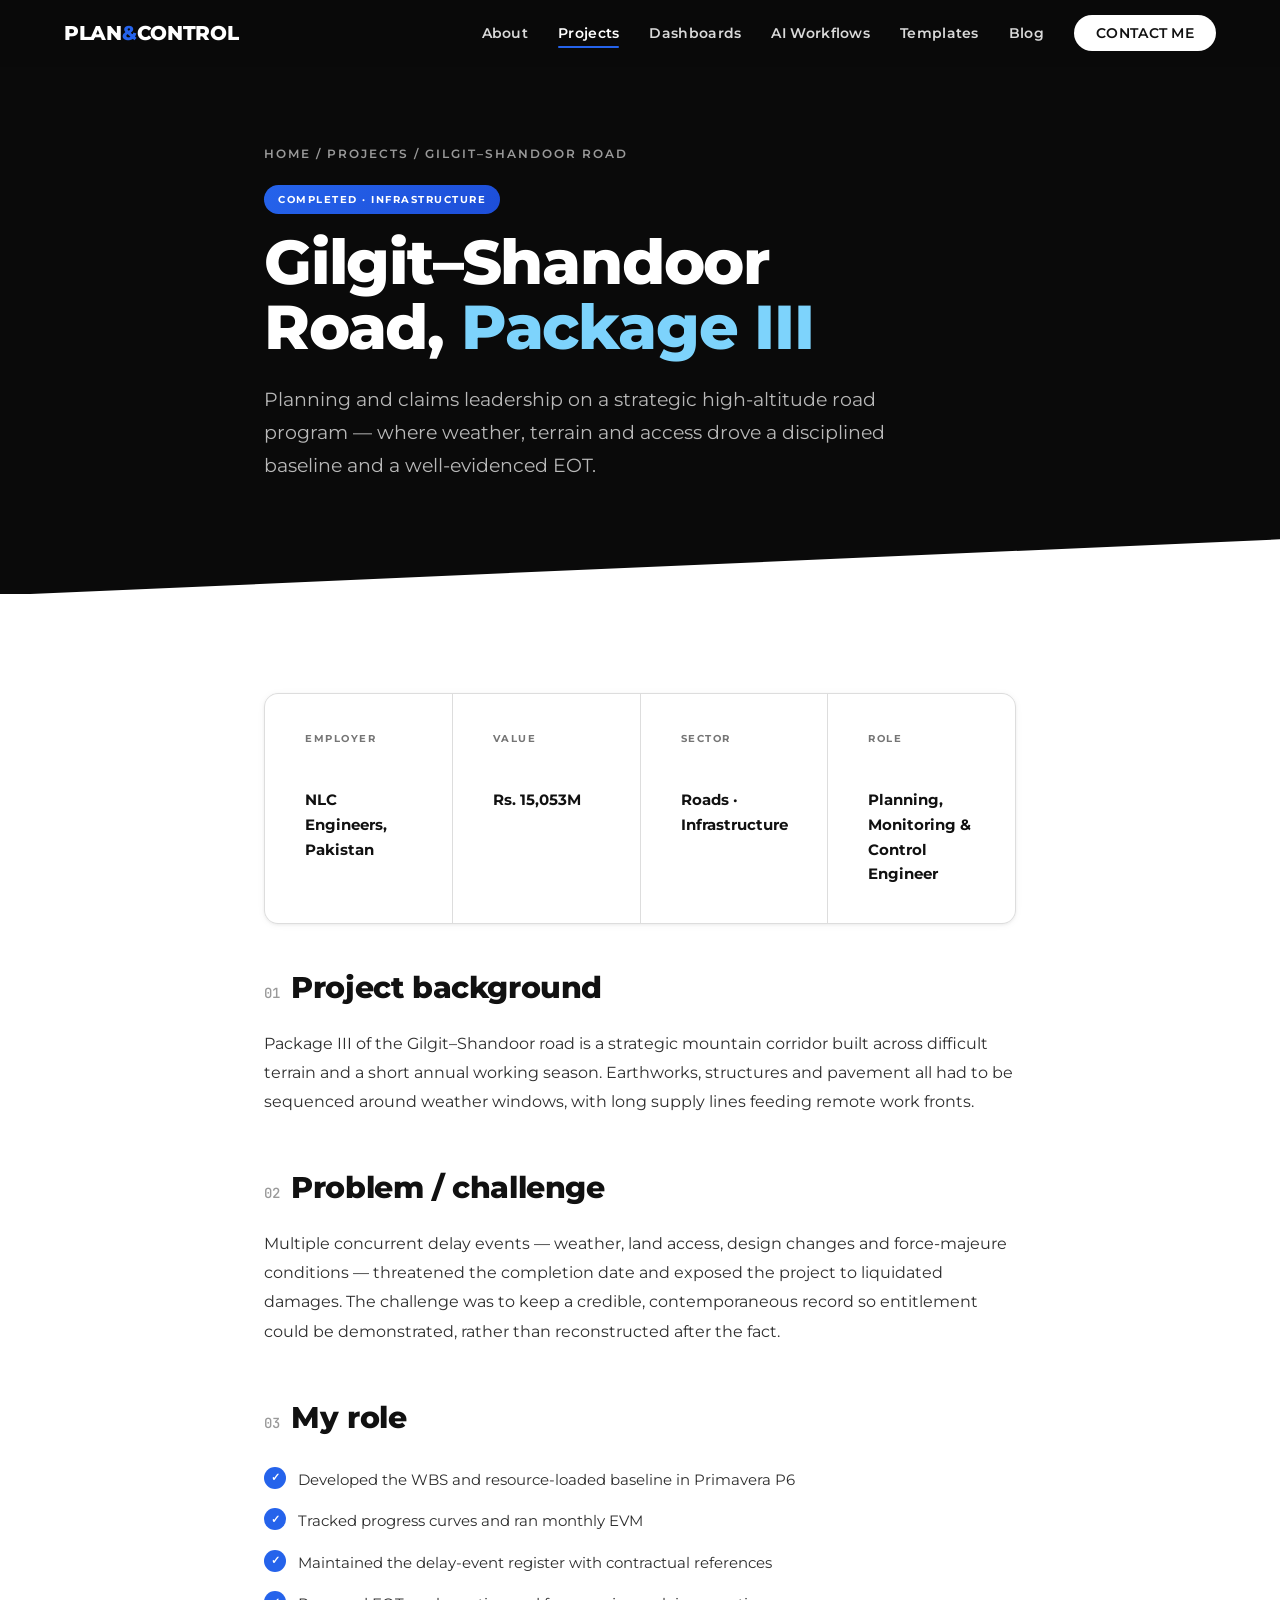
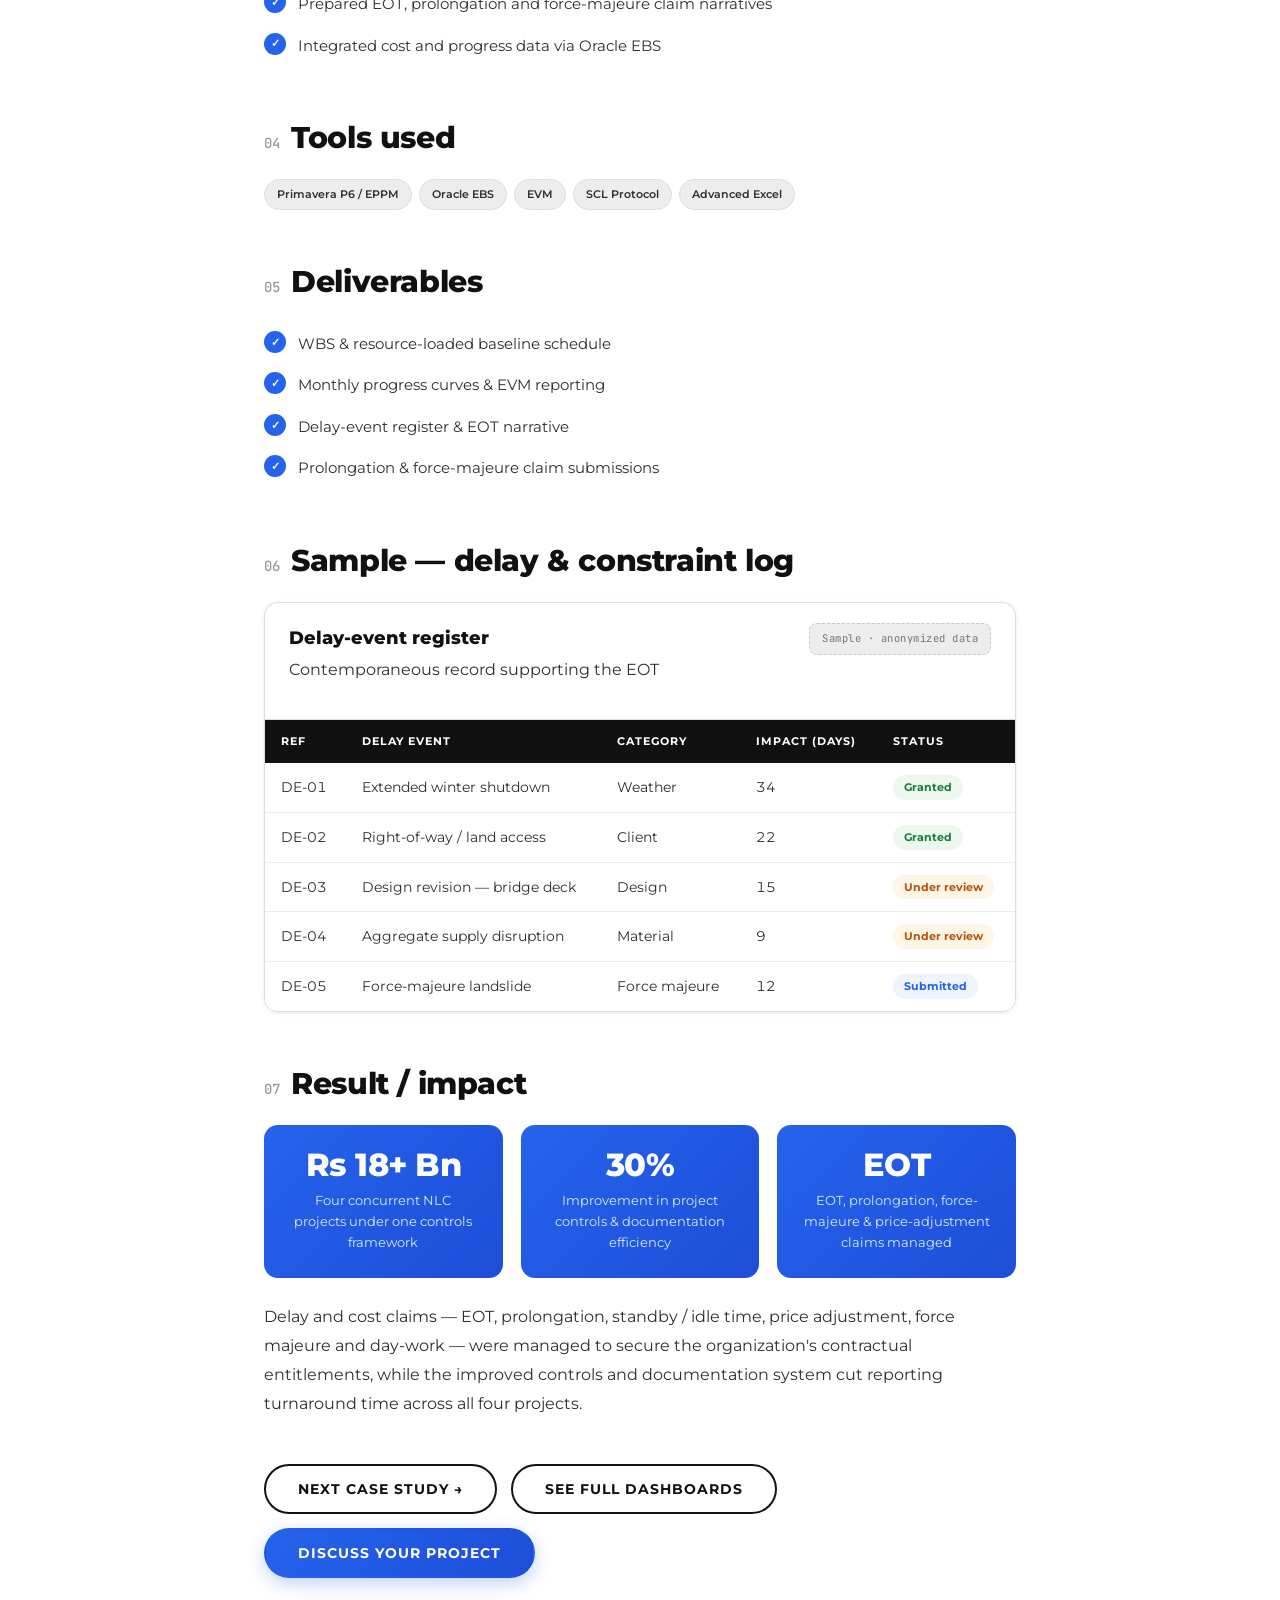
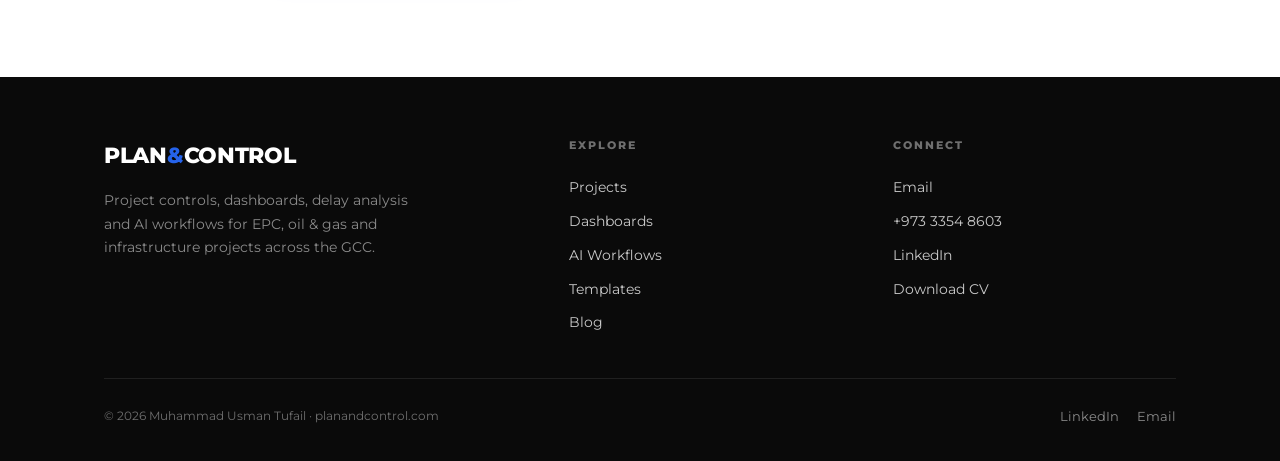
<file: case-gilgit.html>
<!DOCTYPE html>
<html lang="en">
<head>
  <meta charset="UTF-8">
  <meta name="viewport" content="width=device-width, initial-scale=1.0">
  <title>Gilgit–Shandoor Road, Package III — Case Study | Muhammad Usman Tufail</title>
  <meta name="description" content="Case study: Gilgit–Shandoor Road Package III (NLC Pakistan) — baseline schedule, delay events, EVM, progress curves and full EOT / prolongation / force-majeure claims.">
  <link rel="canonical" href="https://planandcontrol.com/case-gilgit.html">
  <meta name="theme-color" content="#0a0a0a">
  <link rel="icon" type="image/x-icon" href="favicon.ico">
  <link rel="icon" type="image/svg+xml" href="favicon.svg">
  <link rel="apple-touch-icon" sizes="180x180" href="favicon-192.png">
  <link rel="preconnect" href="https://fonts.googleapis.com">
  <link rel="preconnect" href="https://fonts.gstatic.com" crossorigin>
  <link href="https://fonts.googleapis.com/css2?family=Montserrat:wght@400;600;700;800&family=JetBrains+Mono:wght@400;500&display=swap" rel="stylesheet">
  <script src="ga.js"></script>
  <link rel="stylesheet" href="style.css?v=mono11">
</head>
<body>

  <a href="#main" class="skip-link">Skip to content</a>
  <div class="progress" id="progress"></div>
  <button class="to-top" id="toTop" aria-label="Back to top">↑</button>

  <div class="mobile-menu" id="mobileMenu">
    <button class="mobile-close" id="mClose" aria-label="Close menu">✕</button>
    <a href="index.html#about">About</a>
    <a href="projects.html">Projects</a>
    <a href="dashboards.html">Dashboards</a>
    <a href="ai-workflows.html">AI Workflows</a>
    <a href="resources.html">Templates</a>
    <a href="blog.html">Blog</a>
    <a href="index.html#contact">Contact</a>
  </div>

  <nav id="navbar">
    <div class="nav-container">
      <a href="index.html" class="nav-logo">Plan<span>&amp;</span>Control</a>
      <ul class="nav-links">
        <li><a href="index.html#about">About</a></li>
        <li><a href="projects.html" class="active">Projects</a></li>
        <li><a href="dashboards.html">Dashboards</a></li>
        <li><a href="ai-workflows.html">AI Workflows</a></li>
        <li><a href="resources.html">Templates</a></li>
        <li><a href="blog.html">Blog</a></li>
        <li><a href="index.html#contact" class="nav-cta">Contact me</a></li>
      </ul>
      <button class="nav-toggle" id="navToggle" aria-label="Open menu">☰</button>
    </div>
  </nav>

  <main id="main">
  <section class="page-hero" style="text-align:left;">
    <div class="container" style="max-width:880px; margin:0 auto;">
      <p class="breadcrumb"><a href="index.html">Home</a> / <a href="projects.html">Projects</a> / Gilgit–Shandoor Road</p>
      <span class="tag">Completed · Infrastructure</span>
      <h1 style="margin-top:16px;">Gilgit–Shandoor Road, <em>Package III</em></h1>
      <p class="lead" style="margin-left:0;">Planning and claims leadership on a strategic high-altitude road program — where weather, terrain and access drove a disciplined baseline and a well-evidenced EOT.</p>
    </div>
  </section>

  <section>
    <div class="container" style="max-width:880px;">

      <div class="case-meta">
        <div><div class="m-label">Employer</div><div class="m-val">NLC Engineers, Pakistan</div></div>
        <div><div class="m-label">Value</div><div class="m-val">Rs. 15,053M</div></div>
        <div><div class="m-label">Sector</div><div class="m-val">Roads · Infrastructure</div></div>
        <div><div class="m-label">Role</div><div class="m-val">Planning, Monitoring &amp; Control Engineer</div></div>
      </div>

      <div class="case-section">
        <h2><span class="num">01</span>Project background</h2>
        <p>Package III of the Gilgit–Shandoor road is a strategic mountain corridor built across difficult terrain and a short annual working season. Earthworks, structures and pavement all had to be sequenced around weather windows, with long supply lines feeding remote work fronts.</p>
      </div>

      <div class="case-section">
        <h2><span class="num">02</span>Problem / challenge</h2>
        <p>Multiple concurrent delay events — weather, land access, design changes and force-majeure conditions — threatened the completion date and exposed the project to liquidated damages. The challenge was to keep a credible, contemporaneous record so entitlement could be demonstrated, rather than reconstructed after the fact.</p>
      </div>

      <div class="case-section">
        <h2><span class="num">03</span>My role</h2>
        <ul class="check-list">
          <li>Developed the WBS and resource-loaded baseline in Primavera P6</li>
          <li>Tracked progress curves and ran monthly EVM</li>
          <li>Maintained the delay-event register with contractual references</li>
          <li>Prepared EOT, prolongation and force-majeure claim narratives</li>
          <li>Integrated cost and progress data via Oracle EBS</li>
        </ul>
      </div>

      <div class="case-section">
        <h2><span class="num">04</span>Tools used</h2>
        <div class="chips">
          <span class="chip">Primavera P6 / EPPM</span><span class="chip">Oracle EBS</span><span class="chip">EVM</span>
          <span class="chip">SCL Protocol</span><span class="chip">Advanced Excel</span>
        </div>
      </div>

      <div class="case-section">
        <h2><span class="num">05</span>Deliverables</h2>
        <ul class="check-list">
          <li>WBS &amp; resource-loaded baseline schedule</li>
          <li>Monthly progress curves &amp; EVM reporting</li>
          <li>Delay-event register &amp; EOT narrative</li>
          <li>Prolongation &amp; force-majeure claim submissions</li>
        </ul>
      </div>

      <div class="case-section">
        <h2><span class="num">06</span>Sample — delay &amp; constraint log</h2>
        <div class="dash" style="margin-top:8px;">
          <div class="dash-head">
            <div><h3>Delay-event register</h3><p>Contemporaneous record supporting the EOT</p></div>
            <span class="sample-note">Sample · anonymized data</span>
          </div>
          <div class="dash-body" style="padding:0;">
            <div class="table-wrap" style="border:none; border-radius:0;">
              <table class="data">
                <thead><tr><th>Ref</th><th>Delay event</th><th>Category</th><th>Impact (days)</th><th>Status</th></tr></thead>
                <tbody>
                  <tr><td>DE-01</td><td>Extended winter shutdown</td><td>Weather</td><td>34</td><td><span class="pill ok">Granted</span></td></tr>
                  <tr><td>DE-02</td><td>Right-of-way / land access</td><td>Client</td><td>22</td><td><span class="pill ok">Granted</span></td></tr>
                  <tr><td>DE-03</td><td>Design revision — bridge deck</td><td>Design</td><td>15</td><td><span class="pill warn">Under review</span></td></tr>
                  <tr><td>DE-04</td><td>Aggregate supply disruption</td><td>Material</td><td>9</td><td><span class="pill warn">Under review</span></td></tr>
                  <tr><td>DE-05</td><td>Force-majeure landslide</td><td>Force majeure</td><td>12</td><td><span class="pill info">Submitted</span></td></tr>
                </tbody>
              </table>
            </div>
          </div>
        </div>
      </div>

      <div class="case-section">
        <h2><span class="num">07</span>Result / impact</h2>
        <div class="impact-grid">
          <div class="impact"><b>Rs 18+ Bn</b><span>Four concurrent NLC projects under one controls framework</span></div>
          <div class="impact"><b>30%</b><span>Improvement in project controls &amp; documentation efficiency</span></div>
          <div class="impact"><b>EOT</b><span>EOT, prolongation, force-majeure &amp; price-adjustment claims managed</span></div>
        </div>
        <p style="margin-top:24px;">Delay and cost claims — EOT, prolongation, standby / idle time, price adjustment, force majeure and day-work — were managed to secure the organization's contractual entitlements, while the improved controls and documentation system cut reporting turnaround time across all four projects.</p>
      </div>

      <div style="display:flex; gap:14px; flex-wrap:wrap; margin-top:40px;">
        <a href="case-balancework.html" class="btn-ghost">Next case study →</a>
        <a href="dashboards.html" class="btn-ghost">See full dashboards</a>
        <a href="index.html#contact" class="btn-primary">Discuss your project</a>
      </div>
    </div>
  </section>
  </main>

  <footer>
    <div class="container">
      <div class="footer-top">
        <div class="footer-brand">
          <a href="index.html" class="nav-logo">Plan<span>&amp;</span>Control</a>
          <p>Project controls, dashboards, delay analysis and AI workflows for EPC, oil &amp; gas and infrastructure projects across the GCC.</p>
        </div>
        <div class="footer-col">
          <h4>Explore</h4>
          <a href="projects.html">Projects</a>
          <a href="dashboards.html">Dashboards</a>
          <a href="ai-workflows.html">AI Workflows</a>
          <a href="resources.html">Templates</a>
          <a href="blog.html">Blog</a>
        </div>
        <div class="footer-col">
          <h4>Connect</h4>
          <a href="mailto:usman@planandcontrol.com">Email</a>
          <a href="tel:+97333548603">+973 3354 8603</a>
          <a href="https://linkedin.com/in/engrusmanminhas" target="_blank" rel="noopener">LinkedIn</a>
          <a href="Muhammad_Usman_CV.pdf?v=2" download>Download CV</a>
        </div>
      </div>
      <div class="footer-bottom">
        <p>© <span id="year"></span> Muhammad Usman Tufail · planandcontrol.com</p>
        <div class="f-social">
          <a href="https://linkedin.com/in/engrusmanminhas" target="_blank" rel="noopener">LinkedIn</a>
          <a href="mailto:usman@planandcontrol.com">Email</a>
        </div>
      </div>
    </div>
  </footer>

  <script src="script.js?v=mono11"></script>
</body>
</html>
</file>
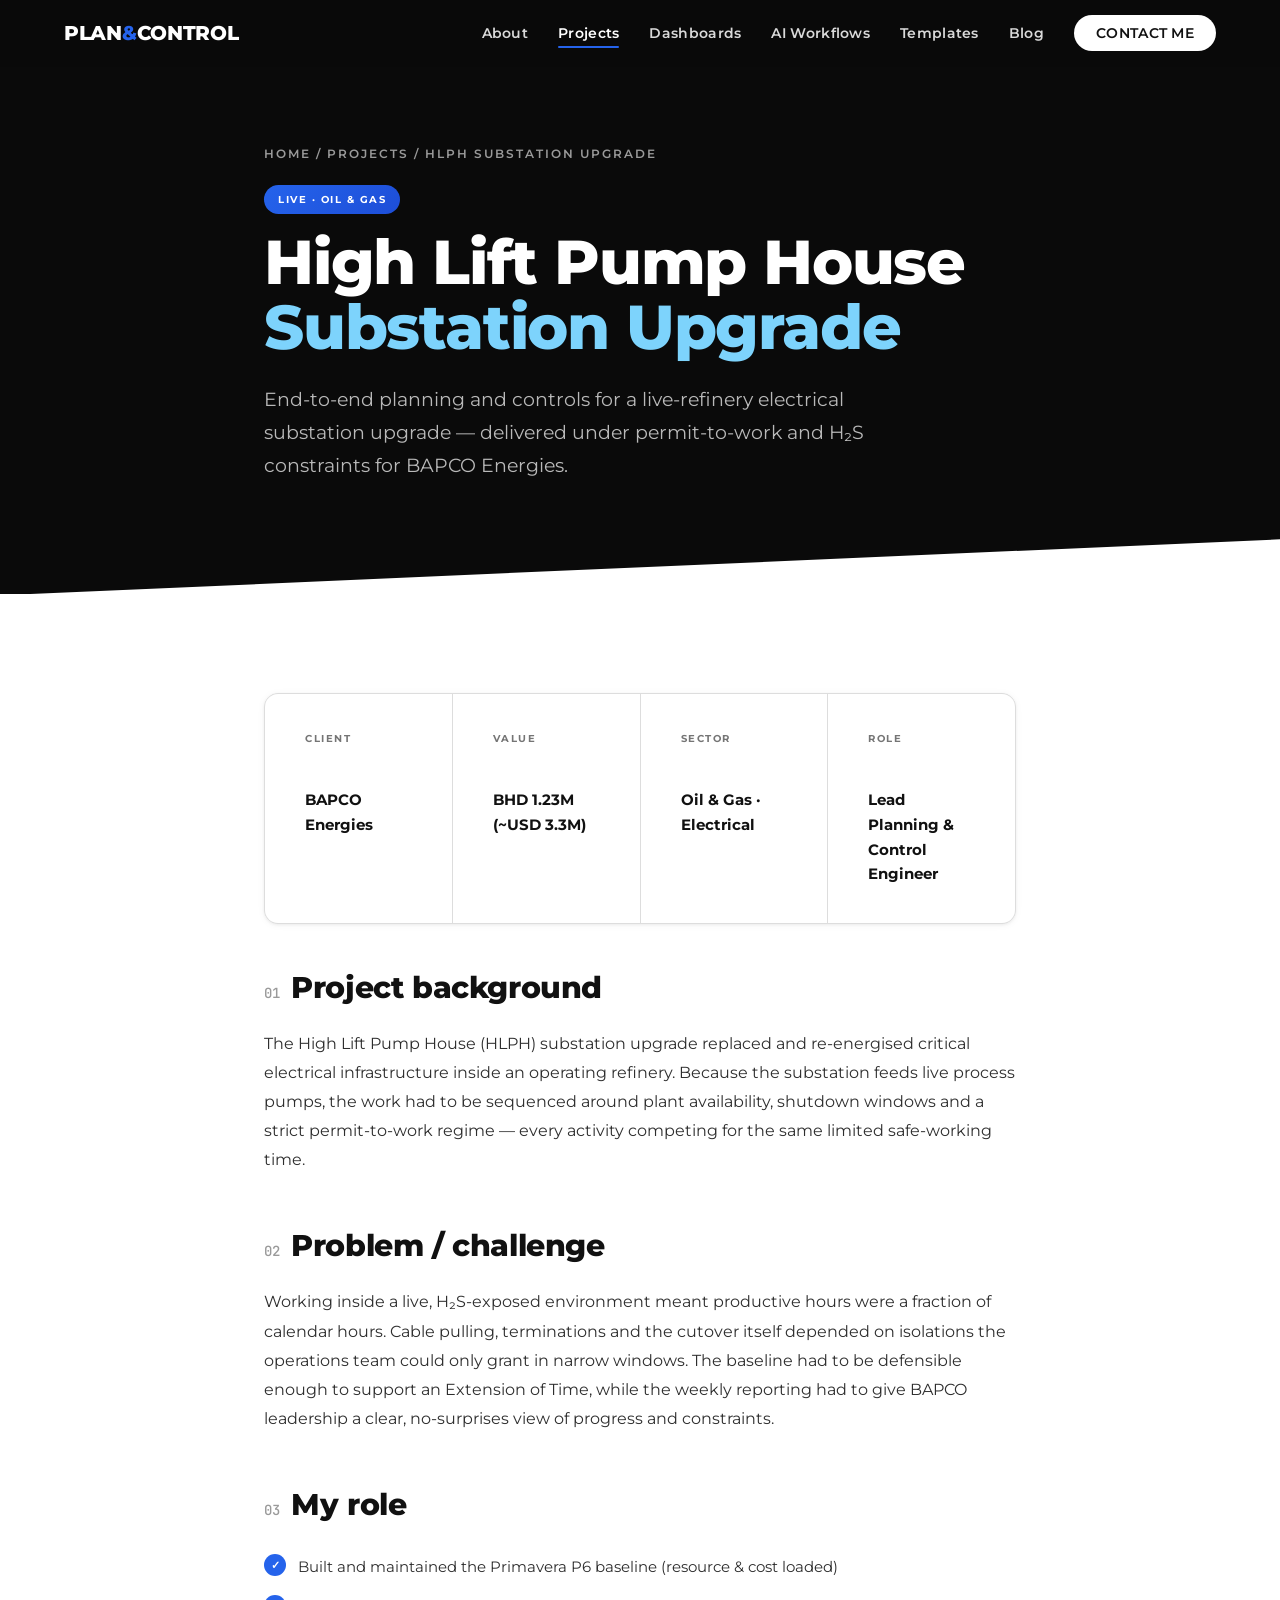
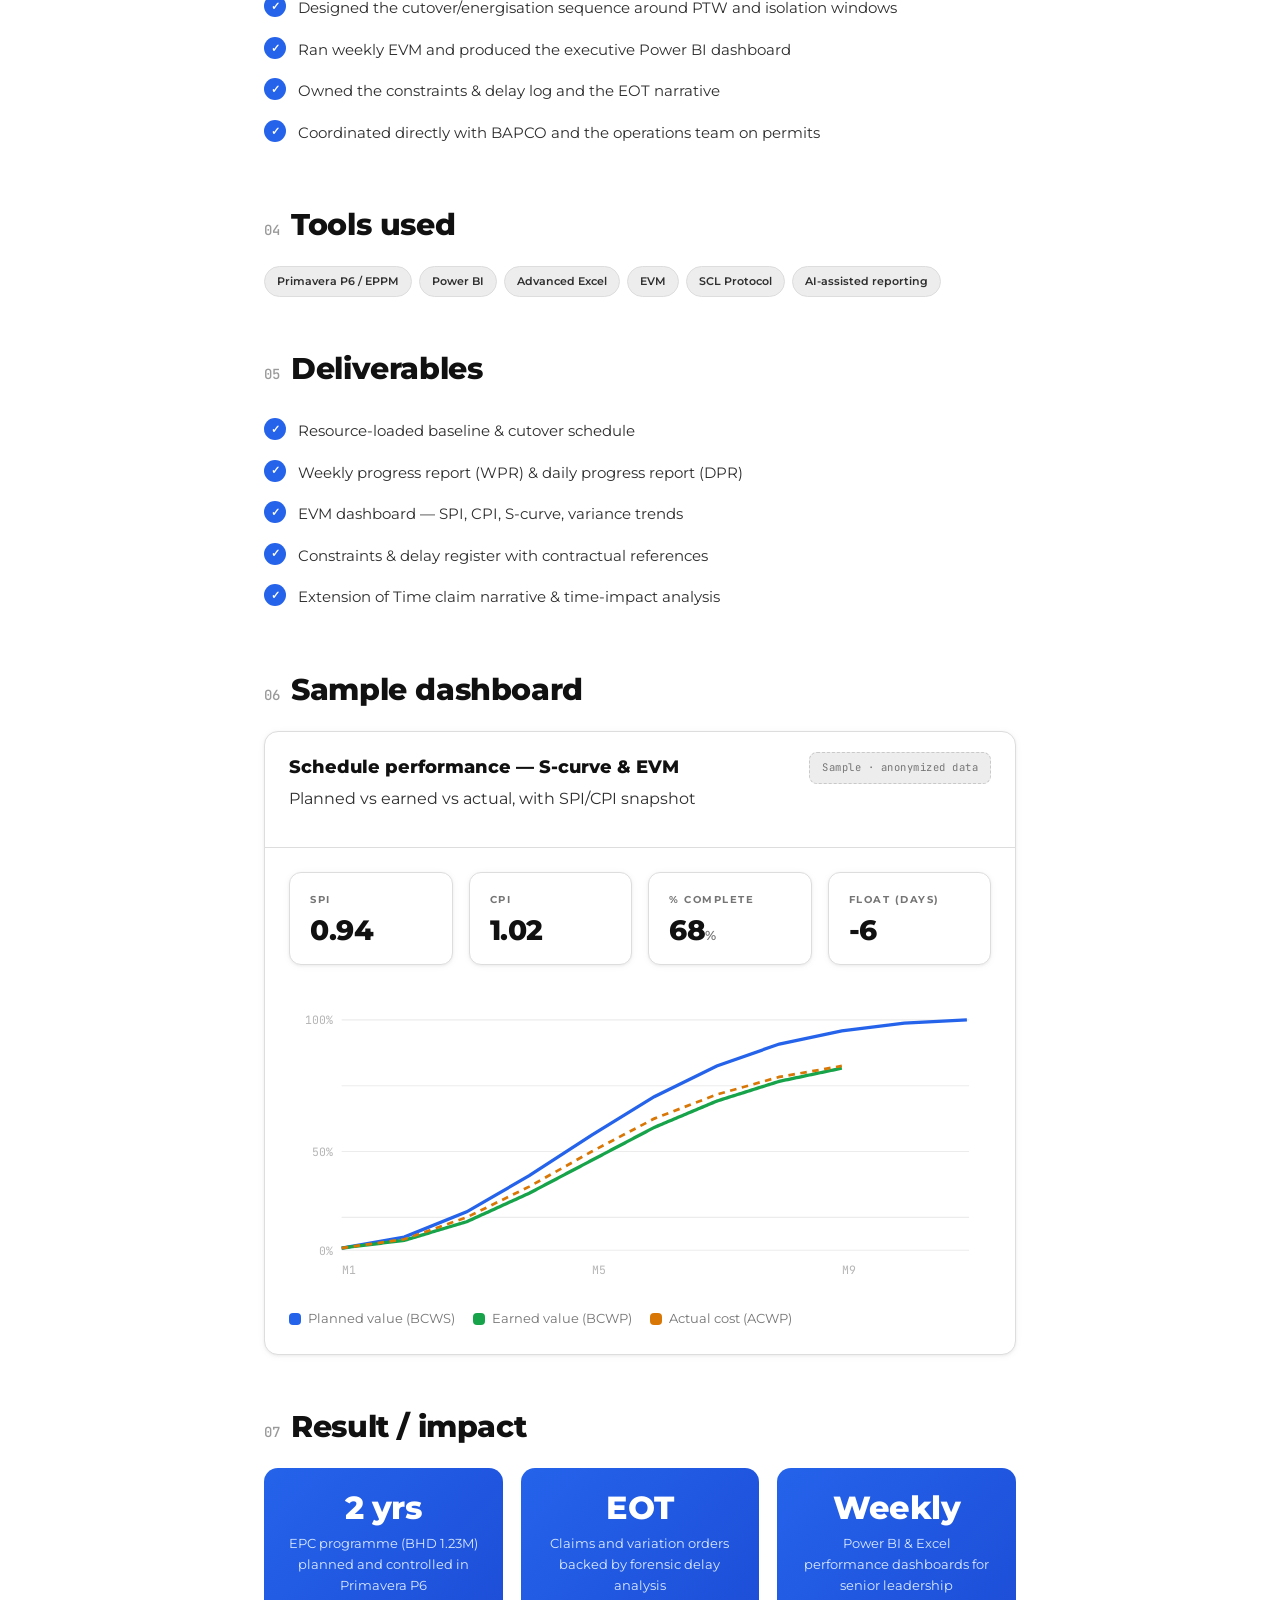
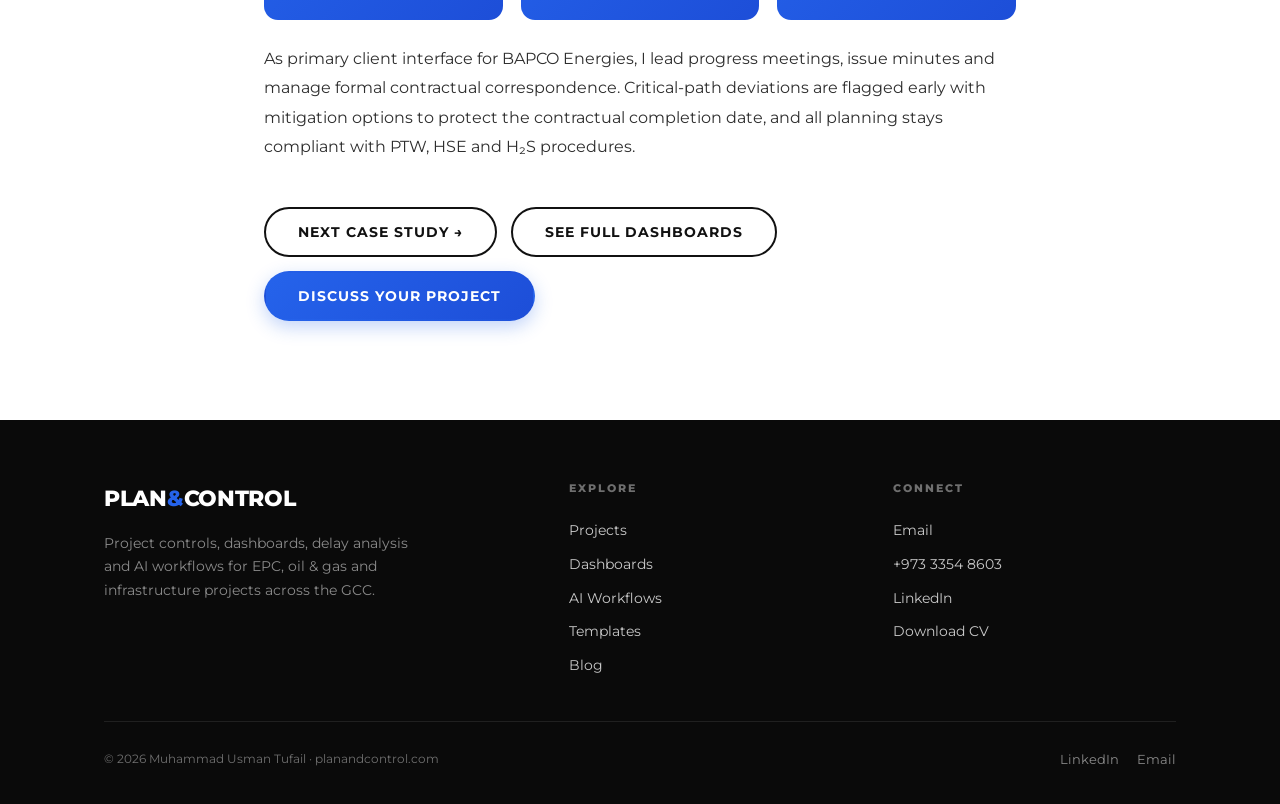
<file: case-hlph.html>
<!DOCTYPE html>
<html lang="en">
<head>
  <meta charset="UTF-8">
  <meta name="viewport" content="width=device-width, initial-scale=1.0">
  <title>HLPH Substation Upgrade — Case Study | Muhammad Usman Tufail</title>
  <meta name="description" content="Case study: High Lift Pump House Substation Upgrade for BAPCO Energies — cutover schedule, EVM, weekly dashboards, constraints tracker and EOT under live-refinery PTW &amp; H₂S protocols.">
  <link rel="canonical" href="https://planandcontrol.com/case-hlph.html">
  <meta name="theme-color" content="#0a0a0a">
  <link rel="icon" type="image/x-icon" href="favicon.ico">
  <link rel="icon" type="image/svg+xml" href="favicon.svg">
  <link rel="apple-touch-icon" sizes="180x180" href="favicon-192.png">
  <link rel="preconnect" href="https://fonts.googleapis.com">
  <link rel="preconnect" href="https://fonts.gstatic.com" crossorigin>
  <link href="https://fonts.googleapis.com/css2?family=Montserrat:wght@400;600;700;800&family=JetBrains+Mono:wght@400;500&display=swap" rel="stylesheet">
  <script src="ga.js"></script>
  <link rel="stylesheet" href="style.css?v=mono11">
</head>
<body>

  <a href="#main" class="skip-link">Skip to content</a>
  <div class="progress" id="progress"></div>
  <button class="to-top" id="toTop" aria-label="Back to top">↑</button>

  <div class="mobile-menu" id="mobileMenu">
    <button class="mobile-close" id="mClose" aria-label="Close menu">✕</button>
    <a href="index.html#about">About</a>
    <a href="projects.html">Projects</a>
    <a href="dashboards.html">Dashboards</a>
    <a href="ai-workflows.html">AI Workflows</a>
    <a href="resources.html">Templates</a>
    <a href="blog.html">Blog</a>
    <a href="index.html#contact">Contact</a>
  </div>

  <nav id="navbar">
    <div class="nav-container">
      <a href="index.html" class="nav-logo">Plan<span>&amp;</span>Control</a>
      <ul class="nav-links">
        <li><a href="index.html#about">About</a></li>
        <li><a href="projects.html" class="active">Projects</a></li>
        <li><a href="dashboards.html">Dashboards</a></li>
        <li><a href="ai-workflows.html">AI Workflows</a></li>
        <li><a href="resources.html">Templates</a></li>
        <li><a href="blog.html">Blog</a></li>
        <li><a href="index.html#contact" class="nav-cta">Contact me</a></li>
      </ul>
      <button class="nav-toggle" id="navToggle" aria-label="Open menu">☰</button>
    </div>
  </nav>

  <main id="main">
  <section class="page-hero" style="text-align:left;">
    <div class="container" style="max-width:880px; margin:0 auto;">
      <p class="breadcrumb"><a href="index.html">Home</a> / <a href="projects.html">Projects</a> / HLPH Substation Upgrade</p>
      <span class="tag">Live · Oil &amp; Gas</span>
      <h1 style="margin-top:16px;">High Lift Pump House <em>Substation Upgrade</em></h1>
      <p class="lead" style="margin-left:0;">End-to-end planning and controls for a live-refinery electrical substation upgrade — delivered under permit-to-work and H₂S constraints for BAPCO Energies.</p>
    </div>
  </section>

  <section>
    <div class="container" style="max-width:880px;">

      <div class="case-meta">
        <div><div class="m-label">Client</div><div class="m-val">BAPCO Energies</div></div>
        <div><div class="m-label">Value</div><div class="m-val">BHD 1.23M (~USD 3.3M)</div></div>
        <div><div class="m-label">Sector</div><div class="m-val">Oil &amp; Gas · Electrical</div></div>
        <div><div class="m-label">Role</div><div class="m-val">Lead Planning &amp; Control Engineer</div></div>
      </div>

      <div class="case-section">
        <h2><span class="num">01</span>Project background</h2>
        <p>The High Lift Pump House (HLPH) substation upgrade replaced and re-energised critical electrical infrastructure inside an operating refinery. Because the substation feeds live process pumps, the work had to be sequenced around plant availability, shutdown windows and a strict permit-to-work regime — every activity competing for the same limited safe-working time.</p>
      </div>

      <div class="case-section">
        <h2><span class="num">02</span>Problem / challenge</h2>
        <p>Working inside a live, H₂S-exposed environment meant productive hours were a fraction of calendar hours. Cable pulling, terminations and the cutover itself depended on isolations the operations team could only grant in narrow windows. The baseline had to be defensible enough to support an Extension of Time, while the weekly reporting had to give BAPCO leadership a clear, no-surprises view of progress and constraints.</p>
      </div>

      <div class="case-section">
        <h2><span class="num">03</span>My role</h2>
        <ul class="check-list">
          <li>Built and maintained the Primavera P6 baseline (resource &amp; cost loaded)</li>
          <li>Designed the cutover/energisation sequence around PTW and isolation windows</li>
          <li>Ran weekly EVM and produced the executive Power BI dashboard</li>
          <li>Owned the constraints &amp; delay log and the EOT narrative</li>
          <li>Coordinated directly with BAPCO and the operations team on permits</li>
        </ul>
      </div>

      <div class="case-section">
        <h2><span class="num">04</span>Tools used</h2>
        <div class="chips">
          <span class="chip">Primavera P6 / EPPM</span><span class="chip">Power BI</span><span class="chip">Advanced Excel</span>
          <span class="chip">EVM</span><span class="chip">SCL Protocol</span><span class="chip">AI-assisted reporting</span>
        </div>
      </div>

      <div class="case-section">
        <h2><span class="num">05</span>Deliverables</h2>
        <ul class="check-list">
          <li>Resource-loaded baseline &amp; cutover schedule</li>
          <li>Weekly progress report (WPR) &amp; daily progress report (DPR)</li>
          <li>EVM dashboard — SPI, CPI, S-curve, variance trends</li>
          <li>Constraints &amp; delay register with contractual references</li>
          <li>Extension of Time claim narrative &amp; time-impact analysis</li>
        </ul>
      </div>

      <div class="case-section">
        <h2><span class="num">06</span>Sample dashboard</h2>
        <div class="dash" style="margin-top:8px;">
          <div class="dash-head">
            <div><h3>Schedule performance — S-curve &amp; EVM</h3><p>Planned vs earned vs actual, with SPI/CPI snapshot</p></div>
            <span class="sample-note">Sample · anonymized data</span>
          </div>
          <div class="dash-body">
            <div class="kpi-row">
              <div class="kpi"><div class="k-label">SPI</div><div class="k-val">0.94</div></div>
              <div class="kpi"><div class="k-label">CPI</div><div class="k-val">1.02</div></div>
              <div class="kpi"><div class="k-label">% Complete</div><div class="k-val">68<small>%</small></div></div>
              <div class="kpi"><div class="k-label">Float (days)</div><div class="k-val">-6</div></div>
            </div>
            <svg class="chart" viewBox="0 0 640 280" role="img" aria-label="Sample S-curve: planned, earned and actual progress over 10 months">
              <line class="grid-line" x1="48" y1="30"  x2="620" y2="30"/>
              <line class="grid-line" x1="48" y1="90"  x2="620" y2="90"/>
              <line class="grid-line" x1="48" y1="150" x2="620" y2="150"/>
              <line class="grid-line" x1="48" y1="210" x2="620" y2="210"/>
              <line class="grid-line" x1="48" y1="240" x2="620" y2="240" stroke="#cbd5e1"/>
              <text class="axis-label" x="40" y="34" text-anchor="end">100%</text>
              <text class="axis-label" x="40" y="154" text-anchor="end">50%</text>
              <text class="axis-label" x="40" y="244" text-anchor="end">0%</text>
              <!-- planned (BCWS) -->
              <polyline fill="none" stroke="#2563eb" stroke-width="3" points="48,238 105,228 162,205 219,172 276,135 333,100 390,72 447,52 504,40 561,33 618,30"/>
              <!-- earned (BCWP) -->
              <polyline fill="none" stroke="#16a34a" stroke-width="3" stroke-dasharray="2 0" points="48,238 105,231 162,214 219,188 276,158 333,128 390,104 447,86 504,74"/>
              <!-- actual cost (ACWP) -->
              <polyline fill="none" stroke="#d97706" stroke-width="2.5" stroke-dasharray="6 5" points="48,238 105,230 162,210 219,182 276,150 333,120 390,98 447,82 504,72"/>
              <text class="axis-label" x="48"  y="262">M1</text>
              <text class="axis-label" x="276" y="262">M5</text>
              <text class="axis-label" x="504" y="262">M9</text>
            </svg>
            <div class="legend">
              <span><i style="background:#2563eb"></i> Planned value (BCWS)</span>
              <span><i style="background:#16a34a"></i> Earned value (BCWP)</span>
              <span><i style="background:#d97706"></i> Actual cost (ACWP)</span>
            </div>
          </div>
        </div>
      </div>

      <div class="case-section">
        <h2><span class="num">07</span>Result / impact</h2>
        <div class="impact-grid">
          <div class="impact"><b>2 yrs</b><span>EPC programme (BHD 1.23M) planned and controlled in Primavera P6</span></div>
          <div class="impact"><b>EOT</b><span>Claims and variation orders backed by forensic delay analysis</span></div>
          <div class="impact"><b>Weekly</b><span>Power BI &amp; Excel performance dashboards for senior leadership</span></div>
        </div>
        <p style="margin-top:24px;">As primary client interface for BAPCO Energies, I lead progress meetings, issue minutes and manage formal contractual correspondence. Critical-path deviations are flagged early with mitigation options to protect the contractual completion date, and all planning stays compliant with PTW, HSE and H₂S procedures.</p>
      </div>

      <div style="display:flex; gap:14px; flex-wrap:wrap; margin-top:40px;">
        <a href="case-fireschool.html" class="btn-ghost">Next case study →</a>
        <a href="dashboards.html" class="btn-ghost">See full dashboards</a>
        <a href="index.html#contact" class="btn-primary">Discuss your project</a>
      </div>
    </div>
  </section>
  </main>

  <footer>
    <div class="container">
      <div class="footer-top">
        <div class="footer-brand">
          <a href="index.html" class="nav-logo">Plan<span>&amp;</span>Control</a>
          <p>Project controls, dashboards, delay analysis and AI workflows for EPC, oil &amp; gas and infrastructure projects across the GCC.</p>
        </div>
        <div class="footer-col">
          <h4>Explore</h4>
          <a href="projects.html">Projects</a>
          <a href="dashboards.html">Dashboards</a>
          <a href="ai-workflows.html">AI Workflows</a>
          <a href="resources.html">Templates</a>
          <a href="blog.html">Blog</a>
        </div>
        <div class="footer-col">
          <h4>Connect</h4>
          <a href="mailto:usman@planandcontrol.com">Email</a>
          <a href="tel:+97333548603">+973 3354 8603</a>
          <a href="https://linkedin.com/in/engrusmanminhas" target="_blank" rel="noopener">LinkedIn</a>
          <a href="Muhammad_Usman_CV.pdf?v=2" download>Download CV</a>
        </div>
      </div>
      <div class="footer-bottom">
        <p>© <span id="year"></span> Muhammad Usman Tufail · planandcontrol.com</p>
        <div class="f-social">
          <a href="https://linkedin.com/in/engrusmanminhas" target="_blank" rel="noopener">LinkedIn</a>
          <a href="mailto:usman@planandcontrol.com">Email</a>
        </div>
      </div>
    </div>
  </footer>

  <script src="script.js?v=mono11"></script>
</body>
</html>
</file>
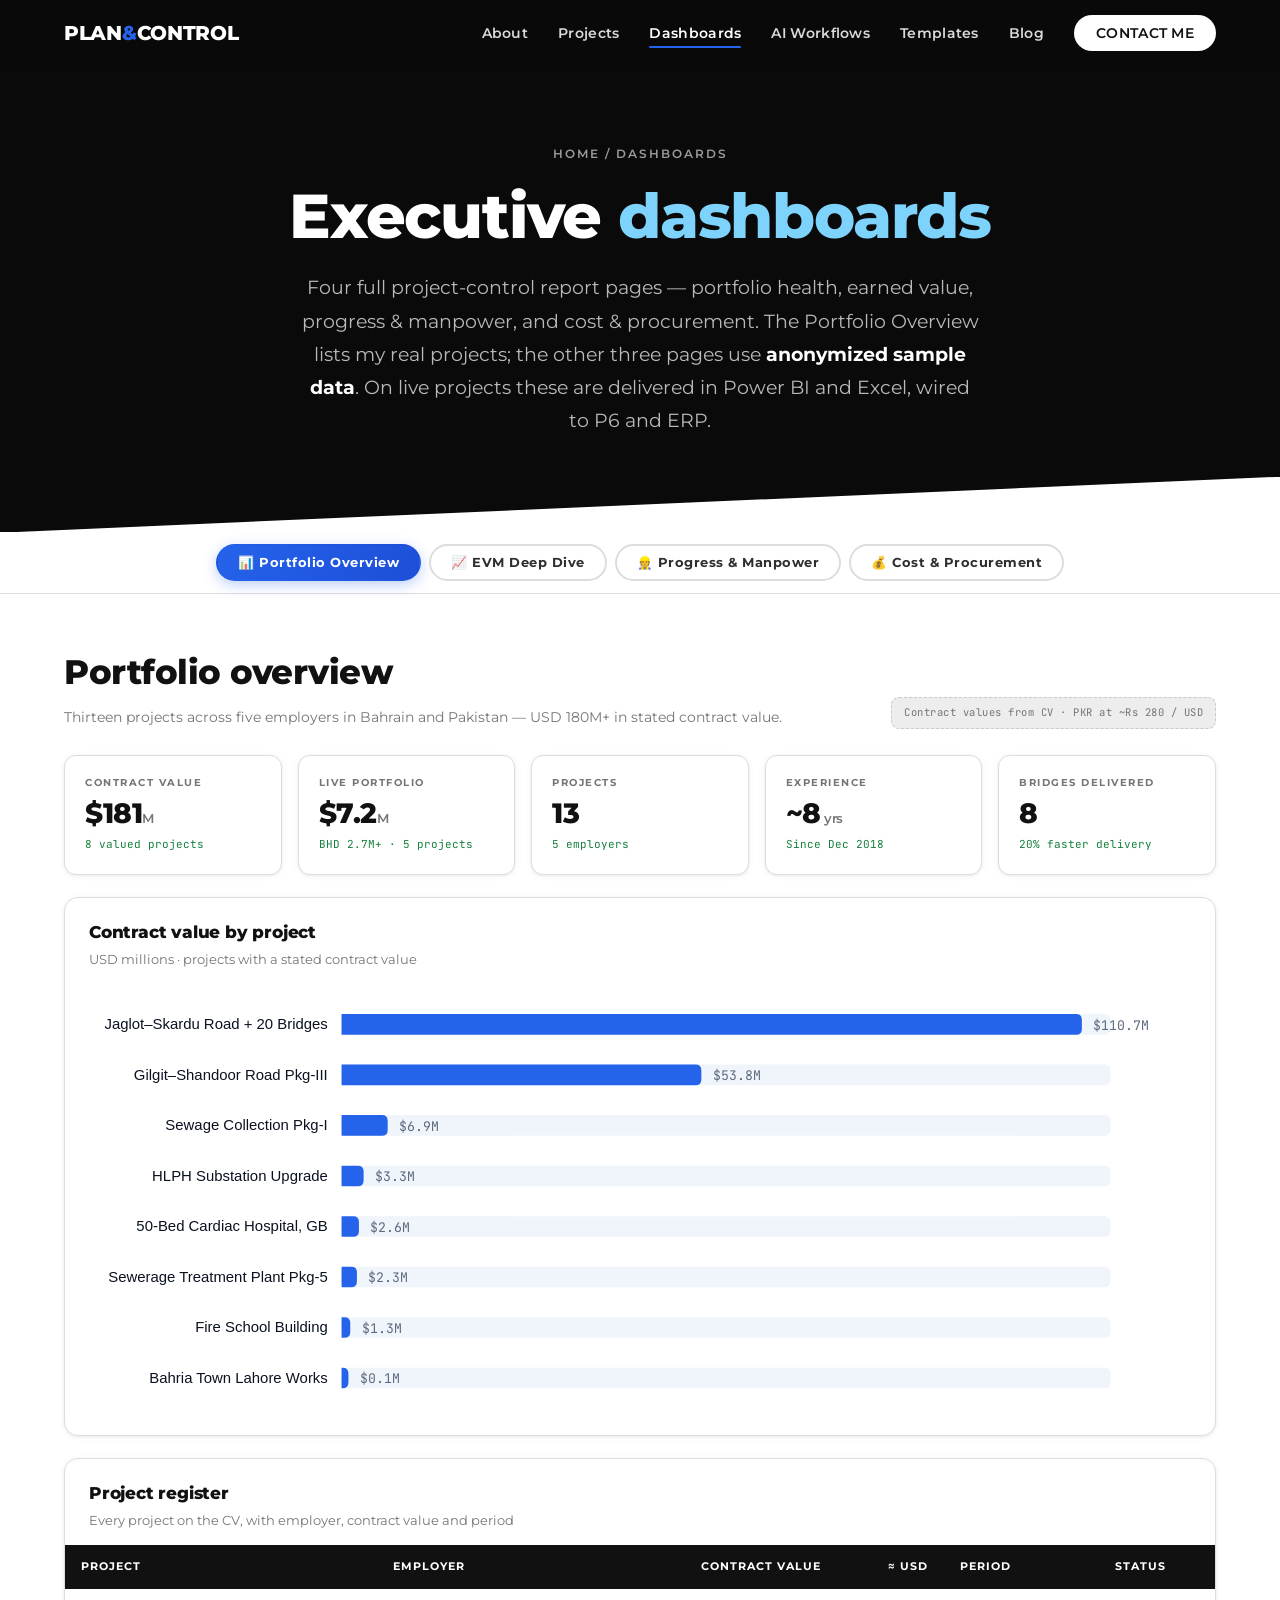
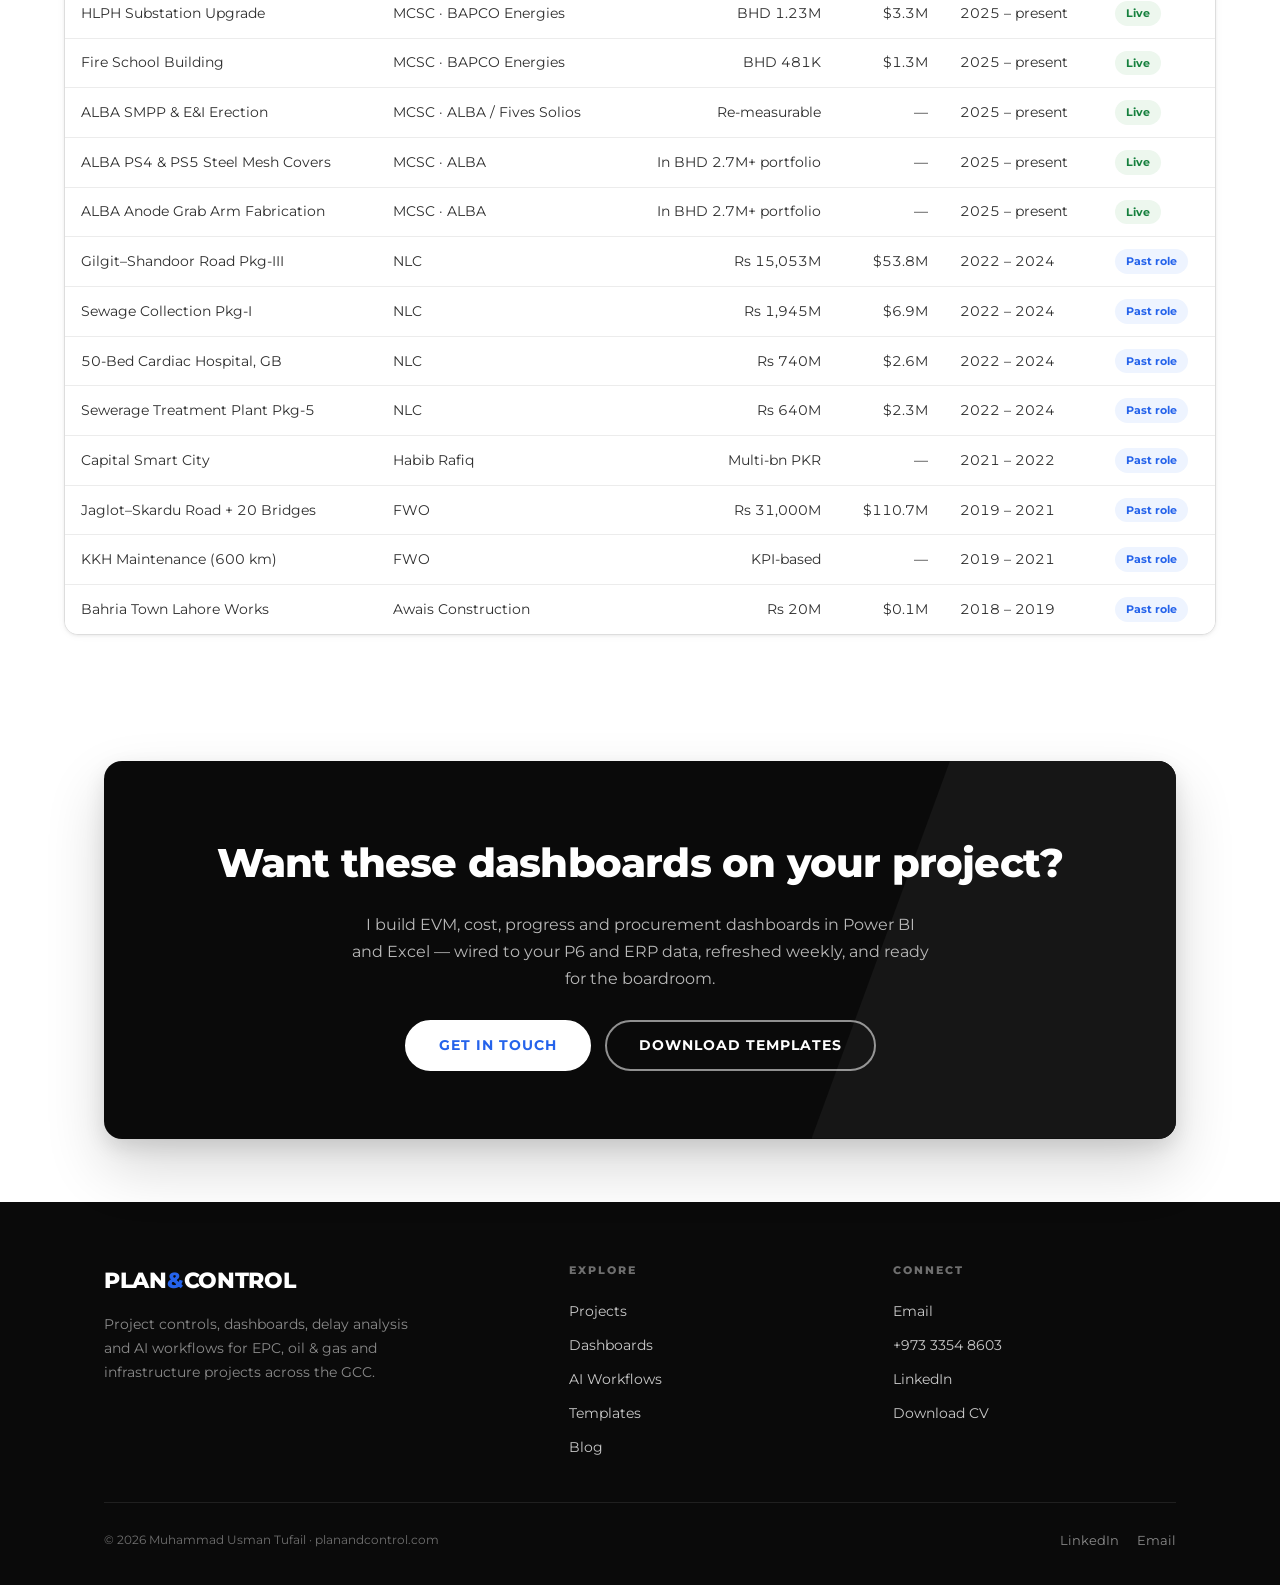
<file: dashboards.html>
<!DOCTYPE html>
<html lang="en">
<head>
  <meta charset="UTF-8">
  <meta name="viewport" content="width=device-width, initial-scale=1.0">
  <title>Dashboards &amp; Controls | Muhammad Usman Tufail — Project Controls</title>
  <meta name="description" content="Four full executive project-control dashboards: portfolio overview, 18-month EVM deep dive, progress &amp; manpower, and cost &amp; procurement — interactive samples built with anonymized data.">
  <link rel="canonical" href="https://planandcontrol.com/dashboards.html">
  <meta name="theme-color" content="#0a0a0a">
  <link rel="icon" type="image/x-icon" href="favicon.ico">
  <link rel="icon" type="image/svg+xml" href="favicon.svg">
  <link rel="apple-touch-icon" sizes="180x180" href="favicon-192.png">
  <link rel="preconnect" href="https://fonts.googleapis.com">
  <link rel="preconnect" href="https://fonts.gstatic.com" crossorigin>
  <link href="https://fonts.googleapis.com/css2?family=Montserrat:wght@400;600;700;800&family=JetBrains+Mono:wght@400;500&display=swap" rel="stylesheet">
  <script src="ga.js"></script>
  <link rel="stylesheet" href="style.css?v=mono11">
</head>
<body>

  <a href="#main" class="skip-link">Skip to content</a>
  <div class="progress" id="progress"></div>
  <button class="to-top" id="toTop" aria-label="Back to top">↑</button>

  <div class="mobile-menu" id="mobileMenu">
    <button class="mobile-close" id="mClose" aria-label="Close menu">✕</button>
    <a href="index.html#about">About</a>
    <a href="projects.html">Projects</a>
    <a href="dashboards.html">Dashboards</a>
    <a href="ai-workflows.html">AI Workflows</a>
    <a href="resources.html">Templates</a>
    <a href="blog.html">Blog</a>
    <a href="index.html#contact">Contact</a>
  </div>

  <nav id="navbar">
    <div class="nav-container">
      <a href="index.html" class="nav-logo">Plan<span>&amp;</span>Control</a>
      <ul class="nav-links">
        <li><a href="index.html#about">About</a></li>
        <li><a href="projects.html">Projects</a></li>
        <li><a href="dashboards.html" class="active">Dashboards</a></li>
        <li><a href="ai-workflows.html">AI Workflows</a></li>
        <li><a href="resources.html">Templates</a></li>
        <li><a href="blog.html">Blog</a></li>
        <li><a href="index.html#contact" class="nav-cta">Contact me</a></li>
      </ul>
      <button class="nav-toggle" id="navToggle" aria-label="Open menu">☰</button>
    </div>
  </nav>

  <main id="main">
  <section class="page-hero" style="padding-bottom: clamp(36px, 6vh, 60px);">
    <div class="container">
      <p class="breadcrumb"><a href="index.html">Home</a> / Dashboards</p>
      <h1>Executive <em>dashboards</em></h1>
      <p class="lead">Four full project-control report pages — portfolio health, earned value, progress &amp; manpower, and cost &amp; procurement. The Portfolio Overview lists my real projects; the other three pages use <strong>anonymized sample data</strong>. On live projects these are delivered in Power BI and Excel, wired to P6 and ERP.</p>
    </div>
  </section>

  <!-- TAB ROW -->
  <div class="dash-tabs" role="tablist" aria-label="Choose a dashboard">
    <button class="dash-tab" data-dash="portfolio" role="tab">📊 Portfolio Overview</button>
    <button class="dash-tab" data-dash="evm" role="tab">📈 EVM Deep Dive</button>
    <button class="dash-tab" data-dash="progress" role="tab">👷 Progress &amp; Manpower</button>
    <button class="dash-tab" data-dash="cost" role="tab">💰 Cost &amp; Procurement</button>
  </div>

  <section class="section-tight" style="padding-top: 10px;">
    <div class="container-wide">

      <!-- ================= 1 · PORTFOLIO ================= -->
      <div class="dashboard" id="dash-portfolio">
        <div class="dash-title-row">
          <div>
            <h2>Portfolio overview</h2>
            <p>Thirteen projects across five employers in Bahrain and Pakistan — USD 180M+ in stated contract value.</p>
          </div>
          <span class="sample-note">Contract values from CV · PKR at ~Rs 280 / USD</span>
        </div>

        <div class="kpi-row kpi-5">
          <div class="kpi"><div class="k-label">Contract value</div><div class="k-val">$181<small>M</small></div><span class="k-delta up">8 valued projects</span></div>
          <div class="kpi"><div class="k-label">Live portfolio</div><div class="k-val">$7.2<small>M</small></div><span class="k-delta up">BHD 2.7M+ · 5 projects</span></div>
          <div class="kpi"><div class="k-label">Projects</div><div class="k-val">13</div><span class="k-delta up">5 employers</span></div>
          <div class="kpi"><div class="k-label">Experience</div><div class="k-val">~8<small> yrs</small></div><span class="k-delta up">Since Dec 2018</span></div>
          <div class="kpi"><div class="k-label">Bridges delivered</div><div class="k-val">8</div><span class="k-delta up">20% faster delivery</span></div>
        </div>

        <div class="panel-grid">
          <div class="panel">
            <div class="panel-head">
              <div><h3>Contract value by project</h3><p>USD millions · projects with a stated contract value</p></div>
            </div>
            <div class="panel-body" data-chart="pf-value"></div>
          </div>
          <div class="panel">
            <div class="panel-head">
              <div><h3>Project register</h3><p>Every project on the CV, with employer, contract value and period</p></div>
            </div>
            <div class="panel-body flush">
              <div class="table-wrap" style="border:none; border-radius:0;">
                <table class="data">
                  <thead><tr><th>Project</th><th>Employer</th><th class="num">Contract value</th><th class="num">≈ USD</th><th>Period</th><th>Status</th></tr></thead>
                  <tbody data-table="portfolio"></tbody>
                </table>
              </div>
            </div>
          </div>
        </div>
      </div>

      <!-- ================= 2 · EVM ================= -->
      <div class="dashboard" id="dash-evm">
        <div class="dash-title-row">
          <div>
            <h2>EVM deep dive</h2>
            <p>18 months of earned-value data — PV, EV, AC with SPI/CPI trends and monthly variance.</p>
          </div>
          <span class="sample-note">Sample · anonymized project-control data</span>
        </div>

        <div class="kpi-row">
          <div class="kpi"><div class="k-label">SPI (current)</div><div class="k-val">0.96</div><span class="k-delta down">▼ 4% behind plan</span></div>
          <div class="kpi"><div class="k-label">CPI (current)</div><div class="k-val">1.02</div><span class="k-delta up">▲ under budget</span></div>
          <div class="kpi"><div class="k-label">% Complete (EV)</div><div class="k-val">96<small>%</small></div><span class="k-delta up">of BAC</span></div>
          <div class="kpi"><div class="k-label">Forecast (EAC)</div><div class="k-val">98<small>% of BAC</small></div><span class="k-delta up">▲ favourable</span></div>
        </div>

        <div class="panel-grid">
          <div class="panel">
            <div class="panel-head">
              <div><h3>S-curve — planned vs earned vs actual</h3><p>Cumulative % of budget at completion, 18 months</p></div>
            </div>
            <div class="panel-body" data-chart="evm-scurve"></div>
          </div>
          <div class="panel p-span-6">
            <div class="panel-head">
              <div><h3>SPI &amp; CPI trend</h3><p>Monthly indices against the 1.00 baseline</p></div>
            </div>
            <div class="panel-body" data-chart="evm-indices"></div>
          </div>
          <div class="panel p-span-6">
            <div class="panel-head">
              <div><h3>Schedule variance by month</h3><p>EV − PV, percentage points of BAC</p></div>
            </div>
            <div class="panel-body" data-chart="evm-variance"></div>
          </div>
          <div class="panel">
            <div class="panel-head">
              <div><h3>Monthly EVM record</h3><p>Full 18-month dataset behind the charts</p></div>
            </div>
            <div class="panel-body flush">
              <div class="table-wrap" style="border:none; border-radius:0; max-height:420px; overflow-y:auto;">
                <table class="data">
                  <thead><tr><th>Month</th><th class="num">PV %</th><th class="num">EV %</th><th class="num">AC %</th><th class="num">SV (pts)</th><th class="num">SPI</th><th class="num">CPI</th></tr></thead>
                  <tbody data-table="evm"></tbody>
                </table>
              </div>
            </div>
          </div>
        </div>
      </div>

      <!-- ================= 3 · PROGRESS & MANPOWER ================= -->
      <div class="dashboard" id="dash-progress">
        <div class="dash-title-row">
          <div>
            <h2>Progress &amp; manpower</h2>
            <p>16-week execution window — planned vs actual progress, crew histogram and productivity.</p>
          </div>
          <span class="sample-note">Sample · anonymized project-control data</span>
        </div>

        <div class="kpi-row">
          <div class="kpi"><div class="k-label">Progress (actual)</div><div class="k-val">96<small>%</small></div><span class="k-delta down">▼ 4.0 pts vs plan</span></div>
          <div class="kpi"><div class="k-label">Peak crew</div><div class="k-val">132</div><span class="k-delta up">within capacity 140</span></div>
          <div class="kpi"><div class="k-label">Productivity idx</div><div class="k-val">1.02</div><span class="k-delta up">▲ above norm</span></div>
          <div class="kpi"><div class="k-label">Recovery window</div><div class="k-val">2<small> wks</small></div><span class="k-delta up">plan in place</span></div>
        </div>

        <div class="panel-grid">
          <div class="panel">
            <div class="panel-head">
              <div><h3>Planned vs actual progress</h3><p>Cumulative %, weekly</p></div>
            </div>
            <div class="panel-body" data-chart="prog-curve"></div>
          </div>
          <div class="panel">
            <div class="panel-head">
              <div><h3>Manpower histogram</h3><p>Stacked by discipline, against site capacity</p></div>
            </div>
            <div class="panel-body" data-chart="manpower"></div>
          </div>
          <div class="panel p-span-6">
            <div class="panel-head">
              <div><h3>Productivity index</h3><p>Earned ÷ expended manhours, weekly</p></div>
            </div>
            <div class="panel-body" data-chart="productivity"></div>
          </div>
          <div class="panel p-span-6">
            <div class="panel-head">
              <div><h3>Weekly record</h3><p>Plan, actual, crew &amp; productivity per week</p></div>
            </div>
            <div class="panel-body flush">
              <div class="table-wrap" style="border:none; border-radius:0; max-height:330px; overflow-y:auto;">
                <table class="data">
                  <thead><tr><th>Week</th><th class="num">Plan %</th><th class="num">Actual %</th><th class="num">Var (pts)</th><th class="num">Crew</th><th class="num">Prod. idx</th></tr></thead>
                  <tbody data-table="progress"></tbody>
                </table>
              </div>
            </div>
          </div>
        </div>
      </div>

      <!-- ================= 4 · COST & PROCUREMENT ================= -->
      <div class="dashboard" id="dash-cost">
        <div class="dash-title-row">
          <div>
            <h2>Cost &amp; procurement</h2>
            <p>Budget control across eight WBS disciplines, cash flow, procurement pipeline and constraint log.</p>
          </div>
          <span class="sample-note">Sample · anonymized project-control data</span>
        </div>

        <div class="kpi-row">
          <div class="kpi"><div class="k-label">Budget</div><div class="k-val">$3.9<small>M</small></div><span class="k-delta up">8 WBS lines</span></div>
          <div class="kpi"><div class="k-label">Committed</div><div class="k-val">$3.57<small>M</small></div><span class="k-delta up">92% of budget</span></div>
          <div class="kpi"><div class="k-label">Actual spend</div><div class="k-val">$3.11<small>M</small></div><span class="k-delta up">▲ under plan</span></div>
          <div class="kpi"><div class="k-label">Open POs</div><div class="k-val">8</div><span class="k-delta down">2 pending critical</span></div>
        </div>

        <div class="panel-grid">
          <div class="panel">
            <div class="panel-head">
              <div><h3>Budget vs committed vs actual — by WBS</h3><p>USD thousands per discipline</p></div>
            </div>
            <div class="panel-body" data-chart="cost-wbs"></div>
          </div>
          <div class="panel p-span-6">
            <div class="panel-head">
              <div><h3>Cash flow</h3><p>Cumulative planned vs actual, USD thousands</p></div>
            </div>
            <div class="panel-body" data-chart="cashflow"></div>
          </div>
          <div class="panel p-span-6">
            <div class="panel-head">
              <div><h3>WBS cost record</h3><p>The numbers behind the bars</p></div>
            </div>
            <div class="panel-body flush">
              <div class="table-wrap" style="border:none; border-radius:0;">
                <table class="data">
                  <thead><tr><th>WBS</th><th class="num">Budget</th><th class="num">Committed</th><th class="num">Actual</th><th class="num">Variance</th></tr></thead>
                  <tbody data-table="wbs"></tbody>
                </table>
              </div>
            </div>
          </div>
          <div class="panel p-span-6">
            <div class="panel-head">
              <div><h3>Procurement tracker</h3><p>PO → GRN → delivery, 12 live lines</p></div>
            </div>
            <div class="panel-body flush">
              <div class="table-wrap" style="border:none; border-radius:0; max-height:420px; overflow-y:auto;">
                <table class="data">
                  <thead><tr><th>PO No.</th><th>Material</th><th class="num">Qty</th><th>GRN</th><th>Due</th><th>Status</th></tr></thead>
                  <tbody data-table="procurement"></tbody>
                </table>
              </div>
            </div>
          </div>
          <div class="panel p-span-6">
            <div class="panel-head">
              <div><h3>Delay &amp; constraint log</h3><p>Permit · design · material · manpower · client</p></div>
            </div>
            <div class="panel-body flush">
              <div class="table-wrap" style="border:none; border-radius:0; max-height:420px; overflow-y:auto;">
                <table class="data">
                  <thead><tr><th>Ref</th><th>Constraint</th><th>Category</th><th>Impact</th><th>Status</th></tr></thead>
                  <tbody data-table="delays"></tbody>
                </table>
              </div>
            </div>
          </div>
        </div>
      </div>

    </div>
  </section>

  <section class="section-tight">
    <div class="container">
      <div class="cta-banner reveal">
        <h2>Want these dashboards on your project?</h2>
        <p>I build EVM, cost, progress and procurement dashboards in Power BI and Excel — wired to your P6 and ERP data, refreshed weekly, and ready for the boardroom.</p>
        <div style="display:flex; gap:14px; justify-content:center; flex-wrap:wrap;">
          <a href="index.html#contact" class="btn-primary">Get in touch</a>
          <a href="resources.html" class="btn-ghost">Download templates</a>
        </div>
      </div>
    </div>
  </section>
  </main>

  <footer>
    <div class="container">
      <div class="footer-top">
        <div class="footer-brand">
          <a href="index.html" class="nav-logo">Plan<span>&amp;</span>Control</a>
          <p>Project controls, dashboards, delay analysis and AI workflows for EPC, oil &amp; gas and infrastructure projects across the GCC.</p>
        </div>
        <div class="footer-col">
          <h4>Explore</h4>
          <a href="projects.html">Projects</a>
          <a href="dashboards.html">Dashboards</a>
          <a href="ai-workflows.html">AI Workflows</a>
          <a href="resources.html">Templates</a>
          <a href="blog.html">Blog</a>
        </div>
        <div class="footer-col">
          <h4>Connect</h4>
          <a href="mailto:usman@planandcontrol.com">Email</a>
          <a href="tel:+97333548603">+973 3354 8603</a>
          <a href="https://linkedin.com/in/engrusmanminhas" target="_blank" rel="noopener">LinkedIn</a>
          <a href="Muhammad_Usman_CV.pdf?v=2" download>Download CV</a>
        </div>
      </div>
      <div class="footer-bottom">
        <p>© <span id="year"></span> Muhammad Usman Tufail · planandcontrol.com</p>
        <div class="f-social">
          <a href="https://linkedin.com/in/engrusmanminhas" target="_blank" rel="noopener">LinkedIn</a>
          <a href="mailto:usman@planandcontrol.com">Email</a>
        </div>
      </div>
    </div>
  </footer>

  <script src="script.js?v=mono11"></script>
  <script src="dashboards.js?v=mono11"></script>
</body>
</html>
</file>
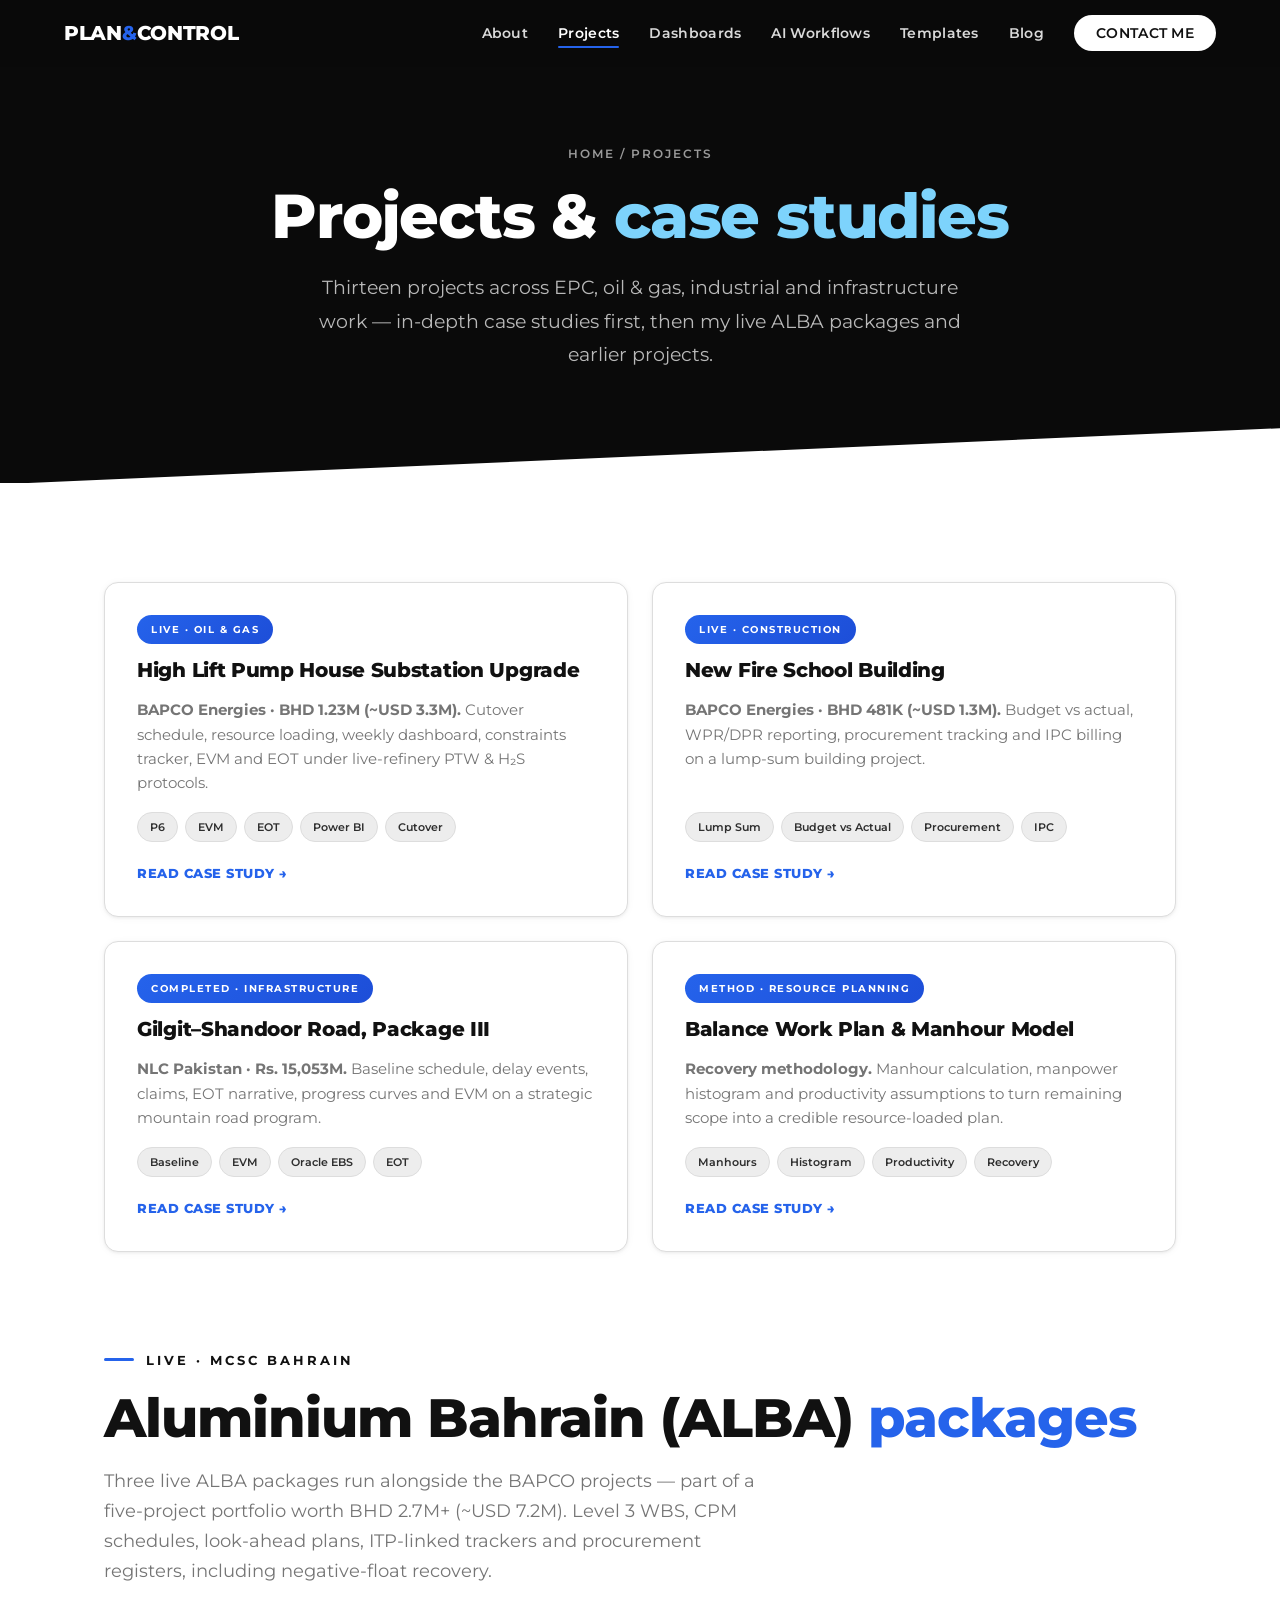
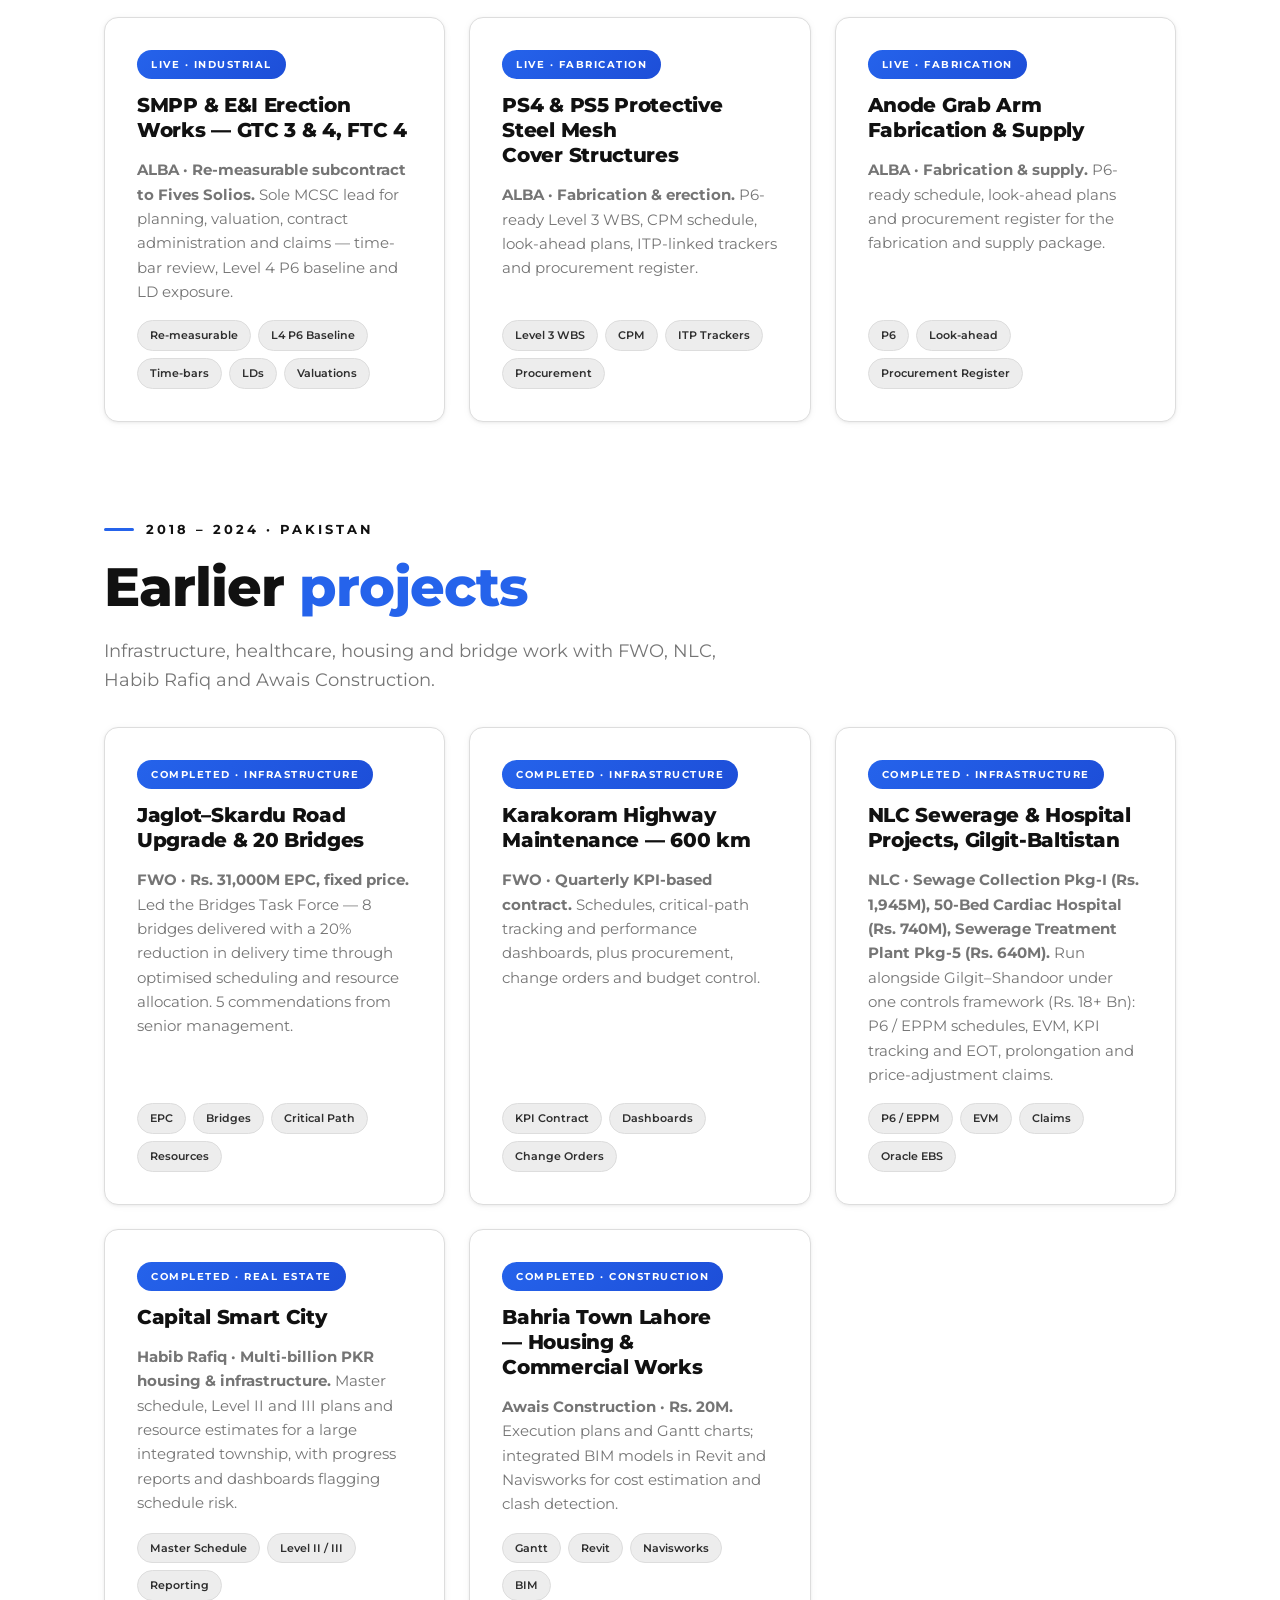
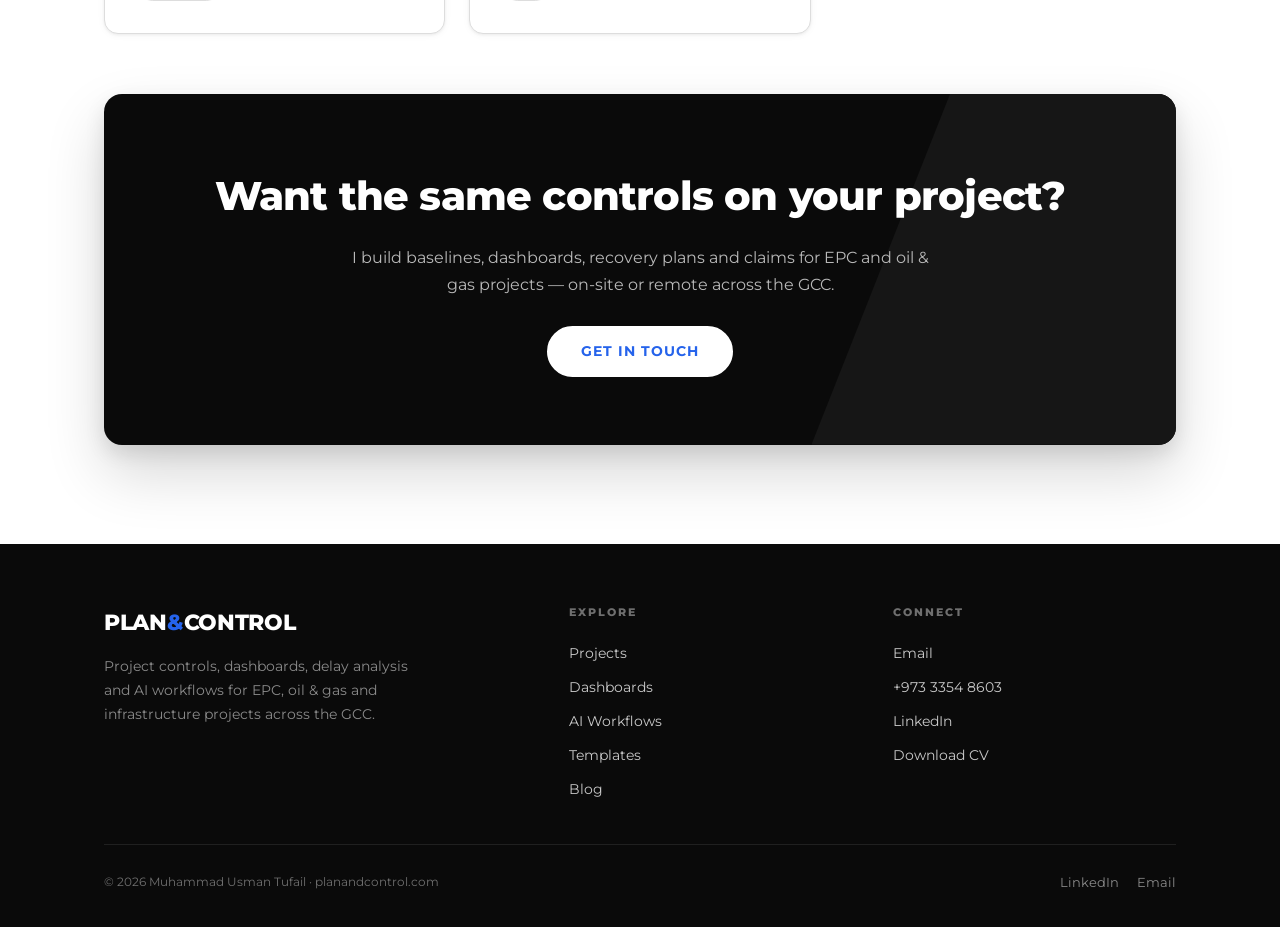
<file: projects.html>
<!DOCTYPE html>
<html lang="en">
<head>
  <meta charset="UTF-8">
  <meta name="viewport" content="width=device-width, initial-scale=1.0">
  <title>Projects &amp; Case Studies | Muhammad Usman Tufail — Planning &amp; Project Controls</title>
  <meta name="description" content="Project controls case studies across EPC, oil &amp; gas and infrastructure: BAPCO substation upgrade, Fire School, ALBA erection and fabrication packages, Gilgit–Shandoor Road, Jaglot–Skardu bridges and a manhour/manpower recovery model.">
  <link rel="canonical" href="https://planandcontrol.com/projects.html">
  <meta name="theme-color" content="#0a0a0a">
  <link rel="icon" type="image/x-icon" href="favicon.ico">
  <link rel="icon" type="image/svg+xml" href="favicon.svg">
  <link rel="apple-touch-icon" sizes="180x180" href="favicon-192.png">
  <link rel="preconnect" href="https://fonts.googleapis.com">
  <link rel="preconnect" href="https://fonts.gstatic.com" crossorigin>
  <link href="https://fonts.googleapis.com/css2?family=Montserrat:wght@400;600;700;800&family=JetBrains+Mono:wght@400;500&display=swap" rel="stylesheet">
  <script src="ga.js"></script>
  <link rel="stylesheet" href="style.css?v=mono11">
</head>
<body>

  <a href="#main" class="skip-link">Skip to content</a>
  <div class="progress" id="progress"></div>
  <button class="to-top" id="toTop" aria-label="Back to top">↑</button>

  <div class="mobile-menu" id="mobileMenu">
    <button class="mobile-close" id="mClose" aria-label="Close menu">✕</button>
    <a href="index.html#about">About</a>
    <a href="projects.html">Projects</a>
    <a href="dashboards.html">Dashboards</a>
    <a href="ai-workflows.html">AI Workflows</a>
    <a href="resources.html">Templates</a>
    <a href="blog.html">Blog</a>
    <a href="index.html#contact">Contact</a>
  </div>

  <nav id="navbar">
    <div class="nav-container">
      <a href="index.html" class="nav-logo">Plan<span>&amp;</span>Control</a>
      <ul class="nav-links">
        <li><a href="index.html#about">About</a></li>
        <li><a href="projects.html" class="active">Projects</a></li>
        <li><a href="dashboards.html">Dashboards</a></li>
        <li><a href="ai-workflows.html">AI Workflows</a></li>
        <li><a href="resources.html">Templates</a></li>
        <li><a href="blog.html">Blog</a></li>
        <li><a href="index.html#contact" class="nav-cta">Contact me</a></li>
      </ul>
      <button class="nav-toggle" id="navToggle" aria-label="Open menu">☰</button>
    </div>
  </nav>

  <main id="main">
  <section class="page-hero">
    <div class="container">
      <p class="breadcrumb"><a href="index.html">Home</a> / Projects</p>
      <h1>Projects &amp; <em>case studies</em></h1>
      <p class="lead">Thirteen projects across EPC, oil &amp; gas, industrial and infrastructure work — in-depth case studies first, then my live ALBA packages and earlier projects.</p>
    </div>
  </section>

  <section>
    <div class="container">
      <div class="grid grid-2">

        <a href="case-hlph.html" class="card reveal" style="color:inherit;">
          <span class="tag">Live · Oil &amp; Gas</span>
          <h3 style="margin-top:14px;">High Lift Pump House Substation Upgrade</h3>
          <p style="margin-top:6px;"><strong>BAPCO Energies · BHD 1.23M (~USD 3.3M).</strong> Cutover schedule, resource loading, weekly dashboard, constraints tracker, EVM and EOT under live-refinery PTW &amp; H₂S protocols.</p>
          <div class="chips"><span class="chip">P6</span><span class="chip">EVM</span><span class="chip">EOT</span><span class="chip">Power BI</span><span class="chip">Cutover</span></div>
          <span class="card-link">Read case study →</span>
        </a>

        <a href="case-fireschool.html" class="card reveal" style="color:inherit;">
          <span class="tag">Live · Construction</span>
          <h3 style="margin-top:14px;">New Fire School Building</h3>
          <p style="margin-top:6px;"><strong>BAPCO Energies · BHD 481K (~USD 1.3M).</strong> Budget vs actual, WPR/DPR reporting, procurement tracking and IPC billing on a lump-sum building project.</p>
          <div class="chips"><span class="chip">Lump Sum</span><span class="chip">Budget vs Actual</span><span class="chip">Procurement</span><span class="chip">IPC</span></div>
          <span class="card-link">Read case study →</span>
        </a>

        <a href="case-gilgit.html" class="card reveal" style="color:inherit;">
          <span class="tag">Completed · Infrastructure</span>
          <h3 style="margin-top:14px;">Gilgit–Shandoor Road, Package III</h3>
          <p style="margin-top:6px;"><strong>NLC Pakistan · Rs. 15,053M.</strong> Baseline schedule, delay events, claims, EOT narrative, progress curves and EVM on a strategic mountain road program.</p>
          <div class="chips"><span class="chip">Baseline</span><span class="chip">EVM</span><span class="chip">Oracle EBS</span><span class="chip">EOT</span></div>
          <span class="card-link">Read case study →</span>
        </a>

        <a href="case-balancework.html" class="card reveal" style="color:inherit;">
          <span class="tag">Method · Resource Planning</span>
          <h3 style="margin-top:14px;">Balance Work Plan &amp; Manhour Model</h3>
          <p style="margin-top:6px;"><strong>Recovery methodology.</strong> Manhour calculation, manpower histogram and productivity assumptions to turn remaining scope into a credible resource-loaded plan.</p>
          <div class="chips"><span class="chip">Manhours</span><span class="chip">Histogram</span><span class="chip">Productivity</span><span class="chip">Recovery</span></div>
          <span class="card-link">Read case study →</span>
        </a>

      </div>

      <div class="section-head" id="alba" style="margin:90px 0 32px; scroll-margin-top:110px;">
        <span class="eyebrow">Live · MCSC Bahrain</span>
        <h2 class="title">Aluminium Bahrain (ALBA) <em>packages</em></h2>
        <p class="subtitle">Three live ALBA packages run alongside the BAPCO projects — part of a five-project portfolio worth BHD 2.7M+ (~USD 7.2M). Level 3 WBS, CPM schedules, look-ahead plans, ITP-linked trackers and procurement registers, including negative-float recovery.</p>
      </div>
      <div class="grid grid-3">
        <div class="card reveal">
          <span class="tag">Live · Industrial</span>
          <h3 style="margin-top:14px;">SMPP &amp; E&amp;I Erection Works — GTC 3 &amp; 4, FTC 4</h3>
          <p style="margin-top:6px;"><strong>ALBA · Re-measurable subcontract to Fives Solios.</strong> Sole MCSC lead for planning, valuation, contract administration and claims — time-bar review, Level 4 P6 baseline and LD exposure.</p>
          <div class="chips"><span class="chip">Re-measurable</span><span class="chip">L4 P6 Baseline</span><span class="chip">Time-bars</span><span class="chip">LDs</span><span class="chip">Valuations</span></div>
        </div>
        <div class="card reveal">
          <span class="tag">Live · Fabrication</span>
          <h3 style="margin-top:14px;">PS4 &amp; PS5 Protective Steel Mesh Cover Structures</h3>
          <p style="margin-top:6px;"><strong>ALBA · Fabrication &amp; erection.</strong> P6-ready Level 3 WBS, CPM schedule, look-ahead plans, ITP-linked trackers and procurement register.</p>
          <div class="chips"><span class="chip">Level 3 WBS</span><span class="chip">CPM</span><span class="chip">ITP Trackers</span><span class="chip">Procurement</span></div>
        </div>
        <div class="card reveal">
          <span class="tag">Live · Fabrication</span>
          <h3 style="margin-top:14px;">Anode Grab Arm Fabrication &amp; Supply</h3>
          <p style="margin-top:6px;"><strong>ALBA · Fabrication &amp; supply.</strong> P6-ready schedule, look-ahead plans and procurement register for the fabrication and supply package.</p>
          <div class="chips"><span class="chip">P6</span><span class="chip">Look-ahead</span><span class="chip">Procurement Register</span></div>
        </div>
      </div>

      <div class="section-head" id="earlier" style="margin:90px 0 32px; scroll-margin-top:110px;">
        <span class="eyebrow">2018 – 2024 · Pakistan</span>
        <h2 class="title">Earlier <em>projects</em></h2>
        <p class="subtitle">Infrastructure, healthcare, housing and bridge work with FWO, NLC, Habib Rafiq and Awais Construction.</p>
      </div>
      <div class="grid grid-3">
        <div class="card reveal">
          <span class="tag">Completed · Infrastructure</span>
          <h3 style="margin-top:14px;">Jaglot–Skardu Road Upgrade &amp; 20 Bridges</h3>
          <p style="margin-top:6px;"><strong>FWO · Rs. 31,000M EPC, fixed price.</strong> Led the Bridges Task Force — 8 bridges delivered with a 20% reduction in delivery time through optimised scheduling and resource allocation. 5 commendations from senior management.</p>
          <div class="chips"><span class="chip">EPC</span><span class="chip">Bridges</span><span class="chip">Critical Path</span><span class="chip">Resources</span></div>
        </div>
        <div class="card reveal">
          <span class="tag">Completed · Infrastructure</span>
          <h3 style="margin-top:14px;">Karakoram Highway Maintenance — 600 km</h3>
          <p style="margin-top:6px;"><strong>FWO · Quarterly KPI-based contract.</strong> Schedules, critical-path tracking and performance dashboards, plus procurement, change orders and budget control.</p>
          <div class="chips"><span class="chip">KPI Contract</span><span class="chip">Dashboards</span><span class="chip">Change Orders</span></div>
        </div>
        <div class="card reveal">
          <span class="tag">Completed · Infrastructure</span>
          <h3 style="margin-top:14px;">NLC Sewerage &amp; Hospital Projects, Gilgit-Baltistan</h3>
          <p style="margin-top:6px;"><strong>NLC · Sewage Collection Pkg-I (Rs. 1,945M), 50-Bed Cardiac Hospital (Rs. 740M), Sewerage Treatment Plant Pkg-5 (Rs. 640M).</strong> Run alongside Gilgit–Shandoor under one controls framework (Rs. 18+ Bn): P6 / EPPM schedules, EVM, KPI tracking and EOT, prolongation and price-adjustment claims.</p>
          <div class="chips"><span class="chip">P6 / EPPM</span><span class="chip">EVM</span><span class="chip">Claims</span><span class="chip">Oracle EBS</span></div>
        </div>
        <div class="card reveal">
          <span class="tag">Completed · Real Estate</span>
          <h3 style="margin-top:14px;">Capital Smart City</h3>
          <p style="margin-top:6px;"><strong>Habib Rafiq · Multi-billion PKR housing &amp; infrastructure.</strong> Master schedule, Level II and III plans and resource estimates for a large integrated township, with progress reports and dashboards flagging schedule risk.</p>
          <div class="chips"><span class="chip">Master Schedule</span><span class="chip">Level II / III</span><span class="chip">Reporting</span></div>
        </div>
        <div class="card reveal">
          <span class="tag">Completed · Construction</span>
          <h3 style="margin-top:14px;">Bahria Town Lahore — Housing &amp; Commercial Works</h3>
          <p style="margin-top:6px;"><strong>Awais Construction · Rs. 20M.</strong> Execution plans and Gantt charts; integrated BIM models in Revit and Navisworks for cost estimation and clash detection.</p>
          <div class="chips"><span class="chip">Gantt</span><span class="chip">Revit</span><span class="chip">Navisworks</span><span class="chip">BIM</span></div>
        </div>
      </div>

      <div class="cta-banner reveal" style="margin-top:60px;">
        <h2>Want the same controls on your project?</h2>
        <p>I build baselines, dashboards, recovery plans and claims for EPC and oil &amp; gas projects — on-site or remote across the GCC.</p>
        <a href="index.html#contact" class="btn-primary">Get in touch</a>
      </div>
    </div>
  </section>
  </main>

  <footer>
    <div class="container">
      <div class="footer-top">
        <div class="footer-brand">
          <a href="index.html" class="nav-logo">Plan<span>&amp;</span>Control</a>
          <p>Project controls, dashboards, delay analysis and AI workflows for EPC, oil &amp; gas and infrastructure projects across the GCC.</p>
        </div>
        <div class="footer-col">
          <h4>Explore</h4>
          <a href="projects.html">Projects</a>
          <a href="dashboards.html">Dashboards</a>
          <a href="ai-workflows.html">AI Workflows</a>
          <a href="resources.html">Templates</a>
          <a href="blog.html">Blog</a>
        </div>
        <div class="footer-col">
          <h4>Connect</h4>
          <a href="mailto:usman@planandcontrol.com">Email</a>
          <a href="tel:+97333548603">+973 3354 8603</a>
          <a href="https://linkedin.com/in/engrusmanminhas" target="_blank" rel="noopener">LinkedIn</a>
          <a href="Muhammad_Usman_CV.pdf?v=2" download>Download CV</a>
        </div>
      </div>
      <div class="footer-bottom">
        <p>© <span id="year"></span> Muhammad Usman Tufail · planandcontrol.com</p>
        <div class="f-social">
          <a href="https://linkedin.com/in/engrusmanminhas" target="_blank" rel="noopener">LinkedIn</a>
          <a href="mailto:usman@planandcontrol.com">Email</a>
        </div>
      </div>
    </div>
  </footer>

  <script src="script.js?v=mono11"></script>
</body>
</html>
</file>
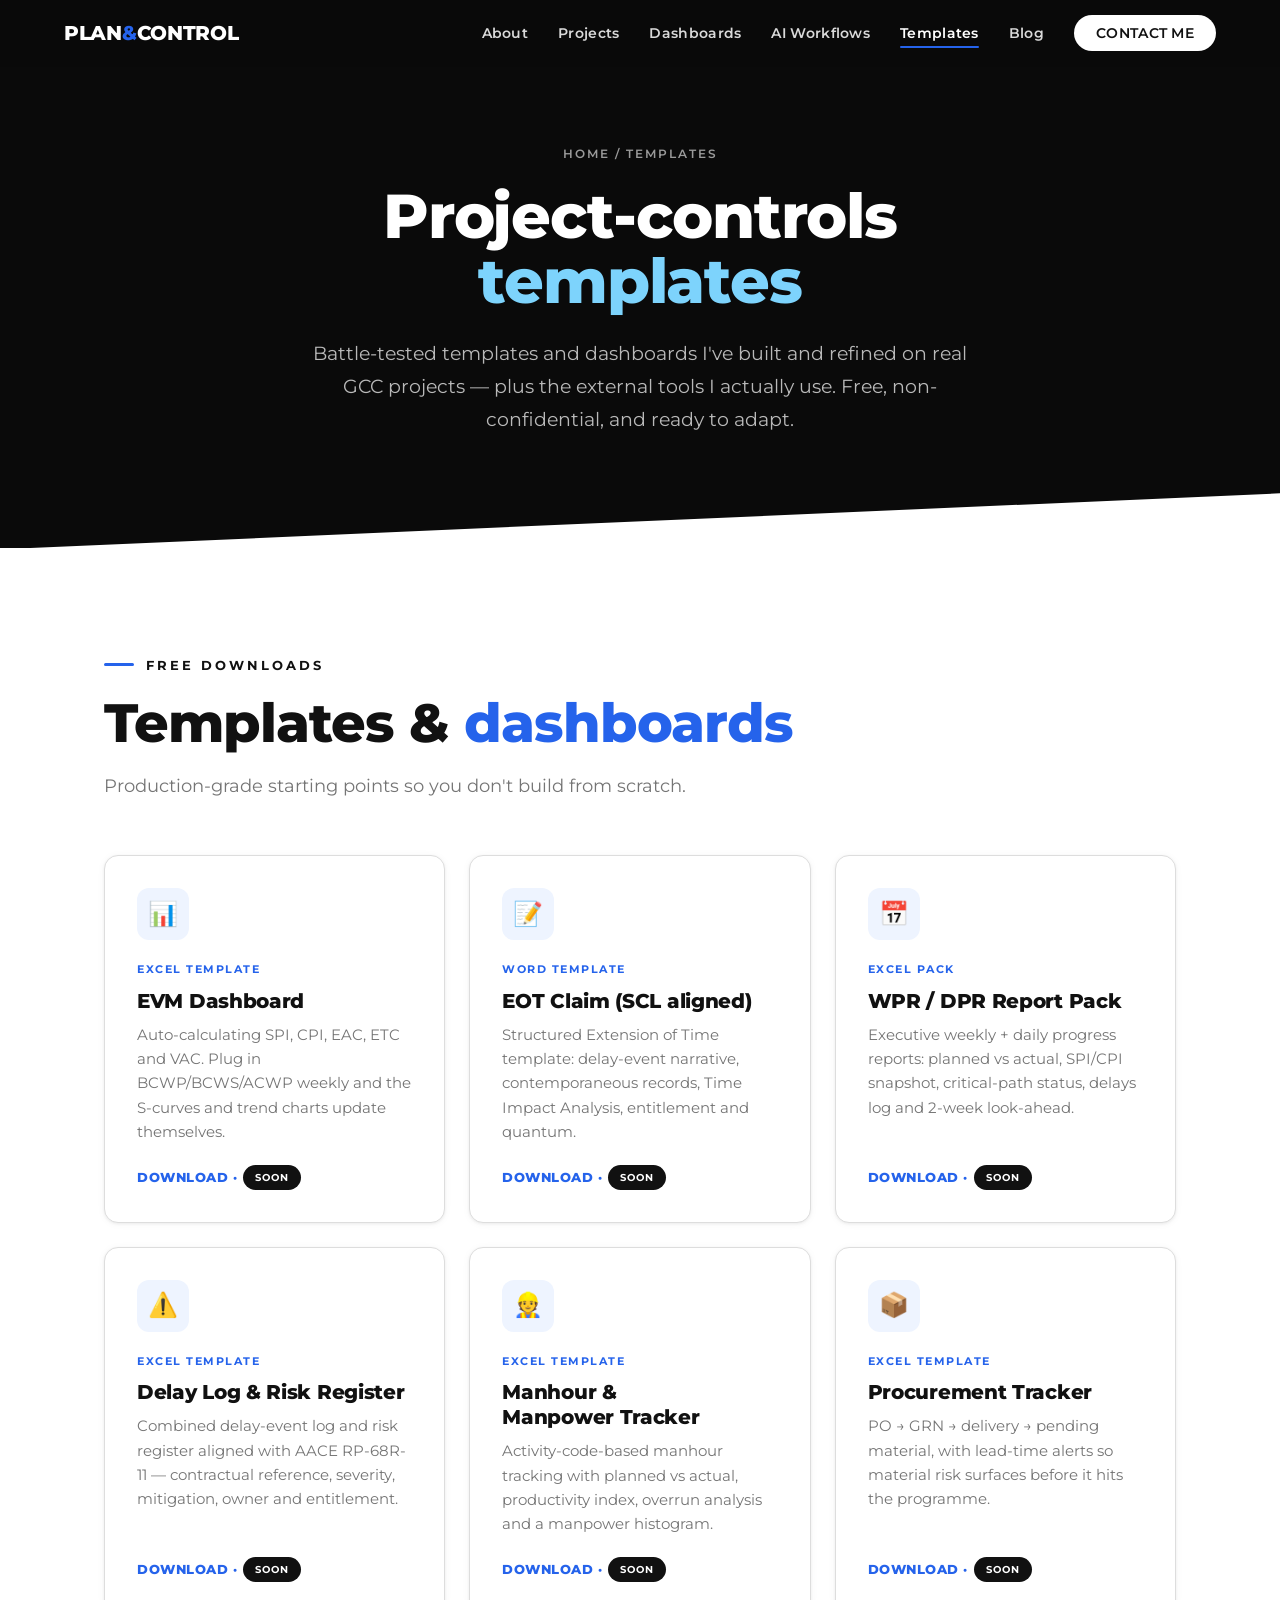
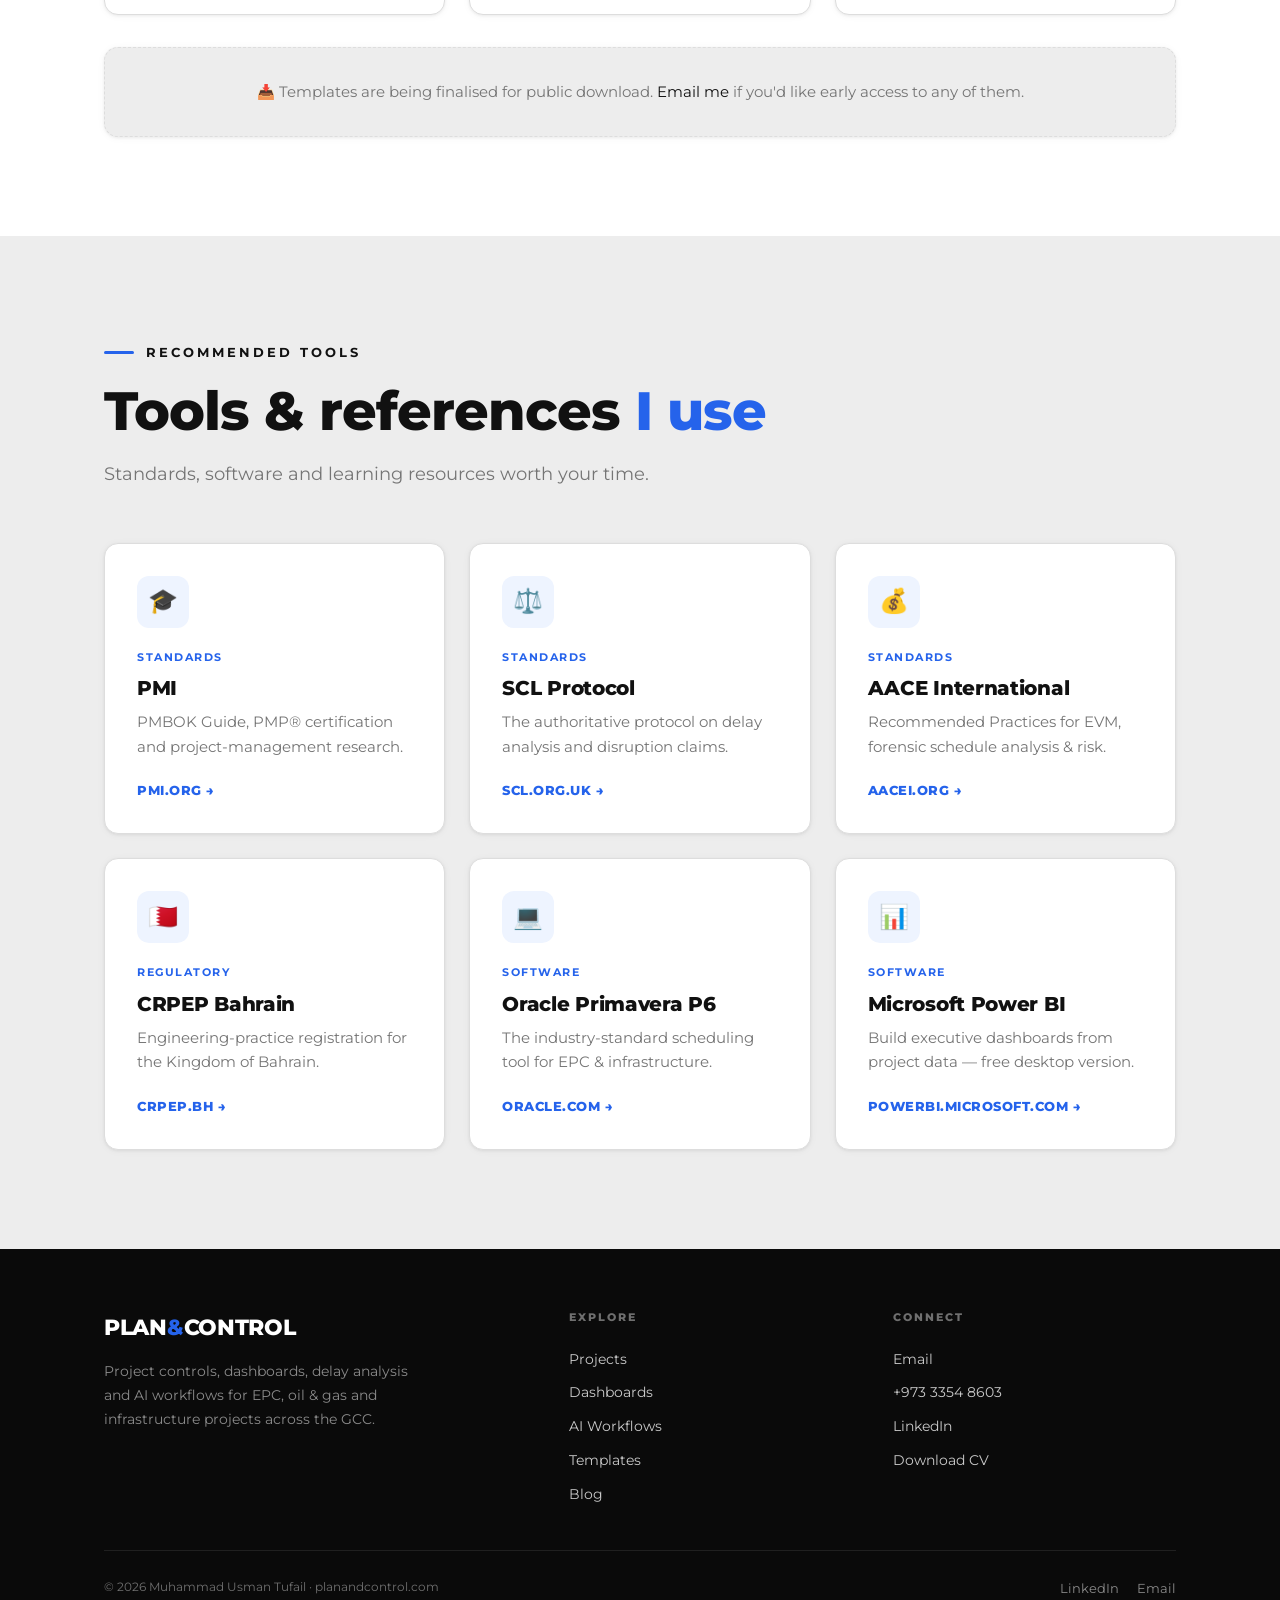
<file: resources.html>
<!DOCTYPE html>
<html lang="en">
<head>
  <meta charset="UTF-8">
  <meta name="viewport" content="width=device-width, initial-scale=1.0">
  <title>Templates &amp; Resources | Muhammad Usman Tufail — Project Controls</title>
  <meta name="description" content="Free project-controls templates and curated tools for planning engineers: EVM dashboard, EOT claim template, WPR/DPR packs, delay log, manhour tracker, procurement tracker and more.">
  <link rel="canonical" href="https://planandcontrol.com/resources.html">
  <meta name="theme-color" content="#0a0a0a">
  <link rel="icon" type="image/x-icon" href="favicon.ico">
  <link rel="icon" type="image/svg+xml" href="favicon.svg">
  <link rel="apple-touch-icon" sizes="180x180" href="favicon-192.png">
  <link rel="preconnect" href="https://fonts.googleapis.com">
  <link rel="preconnect" href="https://fonts.gstatic.com" crossorigin>
  <link href="https://fonts.googleapis.com/css2?family=Montserrat:wght@400;600;700;800&family=JetBrains+Mono:wght@400;500&display=swap" rel="stylesheet">
  <script src="ga.js"></script>
  <link rel="stylesheet" href="style.css?v=mono11">
</head>
<body>

  <a href="#main" class="skip-link">Skip to content</a>
  <div class="progress" id="progress"></div>
  <button class="to-top" id="toTop" aria-label="Back to top">↑</button>

  <div class="mobile-menu" id="mobileMenu">
    <button class="mobile-close" id="mClose" aria-label="Close menu">✕</button>
    <a href="index.html#about">About</a>
    <a href="projects.html">Projects</a>
    <a href="dashboards.html">Dashboards</a>
    <a href="ai-workflows.html">AI Workflows</a>
    <a href="resources.html">Templates</a>
    <a href="blog.html">Blog</a>
    <a href="index.html#contact">Contact</a>
  </div>

  <nav id="navbar">
    <div class="nav-container">
      <a href="index.html" class="nav-logo">Plan<span>&amp;</span>Control</a>
      <ul class="nav-links">
        <li><a href="index.html#about">About</a></li>
        <li><a href="projects.html">Projects</a></li>
        <li><a href="dashboards.html">Dashboards</a></li>
        <li><a href="ai-workflows.html">AI Workflows</a></li>
        <li><a href="resources.html" class="active">Templates</a></li>
        <li><a href="blog.html">Blog</a></li>
        <li><a href="index.html#contact" class="nav-cta">Contact me</a></li>
      </ul>
      <button class="nav-toggle" id="navToggle" aria-label="Open menu">☰</button>
    </div>
  </nav>

  <main id="main">
  <section class="page-hero">
    <div class="container">
      <p class="breadcrumb"><a href="index.html">Home</a> / Templates</p>
      <h1>Project-controls <em>templates</em></h1>
      <p class="lead">Battle-tested templates and dashboards I've built and refined on real GCC projects — plus the external tools I actually use. Free, non-confidential, and ready to adapt.</p>
    </div>
  </section>

  <!-- FREE DOWNLOADS -->
  <section>
    <div class="container">
      <div class="section-head">
        <span class="eyebrow">Free downloads</span>
        <h2 class="title">Templates &amp; <em>dashboards</em></h2>
        <p class="subtitle">Production-grade starting points so you don't build from scratch.</p>
      </div>
      <div class="grid grid-3">

        <div class="card reveal">
          <div class="card-icon">📊</div>
          <span class="meta">Excel Template</span>
          <h3>EVM Dashboard</h3>
          <p>Auto-calculating SPI, CPI, EAC, ETC and VAC. Plug in BCWP/BCWS/ACWP weekly and the S-curves and trend charts update themselves.</p>
          <span class="card-link">Download · <span class="badge-soon">Soon</span></span>
        </div>

        <div class="card reveal">
          <div class="card-icon">📝</div>
          <span class="meta">Word Template</span>
          <h3>EOT Claim (SCL aligned)</h3>
          <p>Structured Extension of Time template: delay-event narrative, contemporaneous records, Time Impact Analysis, entitlement and quantum.</p>
          <span class="card-link">Download · <span class="badge-soon">Soon</span></span>
        </div>

        <div class="card reveal">
          <div class="card-icon">📅</div>
          <span class="meta">Excel Pack</span>
          <h3>WPR / DPR Report Pack</h3>
          <p>Executive weekly + daily progress reports: planned vs actual, SPI/CPI snapshot, critical-path status, delays log and 2-week look-ahead.</p>
          <span class="card-link">Download · <span class="badge-soon">Soon</span></span>
        </div>

        <div class="card reveal">
          <div class="card-icon">⚠️</div>
          <span class="meta">Excel Template</span>
          <h3>Delay Log &amp; Risk Register</h3>
          <p>Combined delay-event log and risk register aligned with AACE RP-68R-11 — contractual reference, severity, mitigation, owner and entitlement.</p>
          <span class="card-link">Download · <span class="badge-soon">Soon</span></span>
        </div>

        <div class="card reveal">
          <div class="card-icon">👷</div>
          <span class="meta">Excel Template</span>
          <h3>Manhour &amp; Manpower Tracker</h3>
          <p>Activity-code-based manhour tracking with planned vs actual, productivity index, overrun analysis and a manpower histogram.</p>
          <span class="card-link">Download · <span class="badge-soon">Soon</span></span>
        </div>

        <div class="card reveal">
          <div class="card-icon">📦</div>
          <span class="meta">Excel Template</span>
          <h3>Procurement Tracker</h3>
          <p>PO → GRN → delivery → pending material, with lead-time alerts so material risk surfaces before it hits the programme.</p>
          <span class="card-link">Download · <span class="badge-soon">Soon</span></span>
        </div>

      </div>

      <div class="card reveal" style="margin-top:32px; background:var(--bg-alt); border-style:dashed; text-align:center;">
        <p style="margin:0; color:var(--muted);">📥 Templates are being finalised for public download. <a href="index.html#contact">Email me</a> if you'd like early access to any of them.</p>
      </div>
    </div>
  </section>

  <!-- EXTERNAL TOOLS -->
  <section class="section-alt">
    <div class="container">
      <div class="section-head">
        <span class="eyebrow">Recommended tools</span>
        <h2 class="title">Tools &amp; references <em>I use</em></h2>
        <p class="subtitle">Standards, software and learning resources worth your time.</p>
      </div>
      <div class="grid grid-auto">
        <a href="https://www.pmi.org" target="_blank" rel="noopener" class="card reveal" style="color:inherit;"><div class="card-icon">🎓</div><span class="meta">Standards</span><h3>PMI</h3><p>PMBOK Guide, PMP® certification and project-management research.</p><span class="card-link">pmi.org →</span></a>
        <a href="https://www.scl.org.uk/resources/delay-disruption-protocol" target="_blank" rel="noopener" class="card reveal" style="color:inherit;"><div class="card-icon">⚖️</div><span class="meta">Standards</span><h3>SCL Protocol</h3><p>The authoritative protocol on delay analysis and disruption claims.</p><span class="card-link">scl.org.uk →</span></a>
        <a href="https://web.aacei.org" target="_blank" rel="noopener" class="card reveal" style="color:inherit;"><div class="card-icon">💰</div><span class="meta">Standards</span><h3>AACE International</h3><p>Recommended Practices for EVM, forensic schedule analysis &amp; risk.</p><span class="card-link">aacei.org →</span></a>
        <a href="https://www.crpep.bh" target="_blank" rel="noopener" class="card reveal" style="color:inherit;"><div class="card-icon">🇧🇭</div><span class="meta">Regulatory</span><h3>CRPEP Bahrain</h3><p>Engineering-practice registration for the Kingdom of Bahrain.</p><span class="card-link">crpep.bh →</span></a>
        <a href="https://www.oracle.com/industries/construction-engineering/primavera-p6" target="_blank" rel="noopener" class="card reveal" style="color:inherit;"><div class="card-icon">💻</div><span class="meta">Software</span><h3>Oracle Primavera P6</h3><p>The industry-standard scheduling tool for EPC &amp; infrastructure.</p><span class="card-link">oracle.com →</span></a>
        <a href="https://powerbi.microsoft.com" target="_blank" rel="noopener" class="card reveal" style="color:inherit;"><div class="card-icon">📊</div><span class="meta">Software</span><h3>Microsoft Power BI</h3><p>Build executive dashboards from project data — free desktop version.</p><span class="card-link">powerbi.microsoft.com →</span></a>
      </div>
    </div>
  </section>
  </main>

  <footer>
    <div class="container">
      <div class="footer-top">
        <div class="footer-brand">
          <a href="index.html" class="nav-logo">Plan<span>&amp;</span>Control</a>
          <p>Project controls, dashboards, delay analysis and AI workflows for EPC, oil &amp; gas and infrastructure projects across the GCC.</p>
        </div>
        <div class="footer-col">
          <h4>Explore</h4>
          <a href="projects.html">Projects</a>
          <a href="dashboards.html">Dashboards</a>
          <a href="ai-workflows.html">AI Workflows</a>
          <a href="resources.html">Templates</a>
          <a href="blog.html">Blog</a>
        </div>
        <div class="footer-col">
          <h4>Connect</h4>
          <a href="mailto:usman@planandcontrol.com">Email</a>
          <a href="tel:+97333548603">+973 3354 8603</a>
          <a href="https://linkedin.com/in/engrusmanminhas" target="_blank" rel="noopener">LinkedIn</a>
          <a href="Muhammad_Usman_CV.pdf?v=2" download>Download CV</a>
        </div>
      </div>
      <div class="footer-bottom">
        <p>© <span id="year"></span> Muhammad Usman Tufail · planandcontrol.com</p>
        <div class="f-social">
          <a href="https://linkedin.com/in/engrusmanminhas" target="_blank" rel="noopener">LinkedIn</a>
          <a href="mailto:usman@planandcontrol.com">Email</a>
        </div>
      </div>
    </div>
  </footer>

  <script src="script.js?v=mono11"></script>
</body>
</html>
</file>
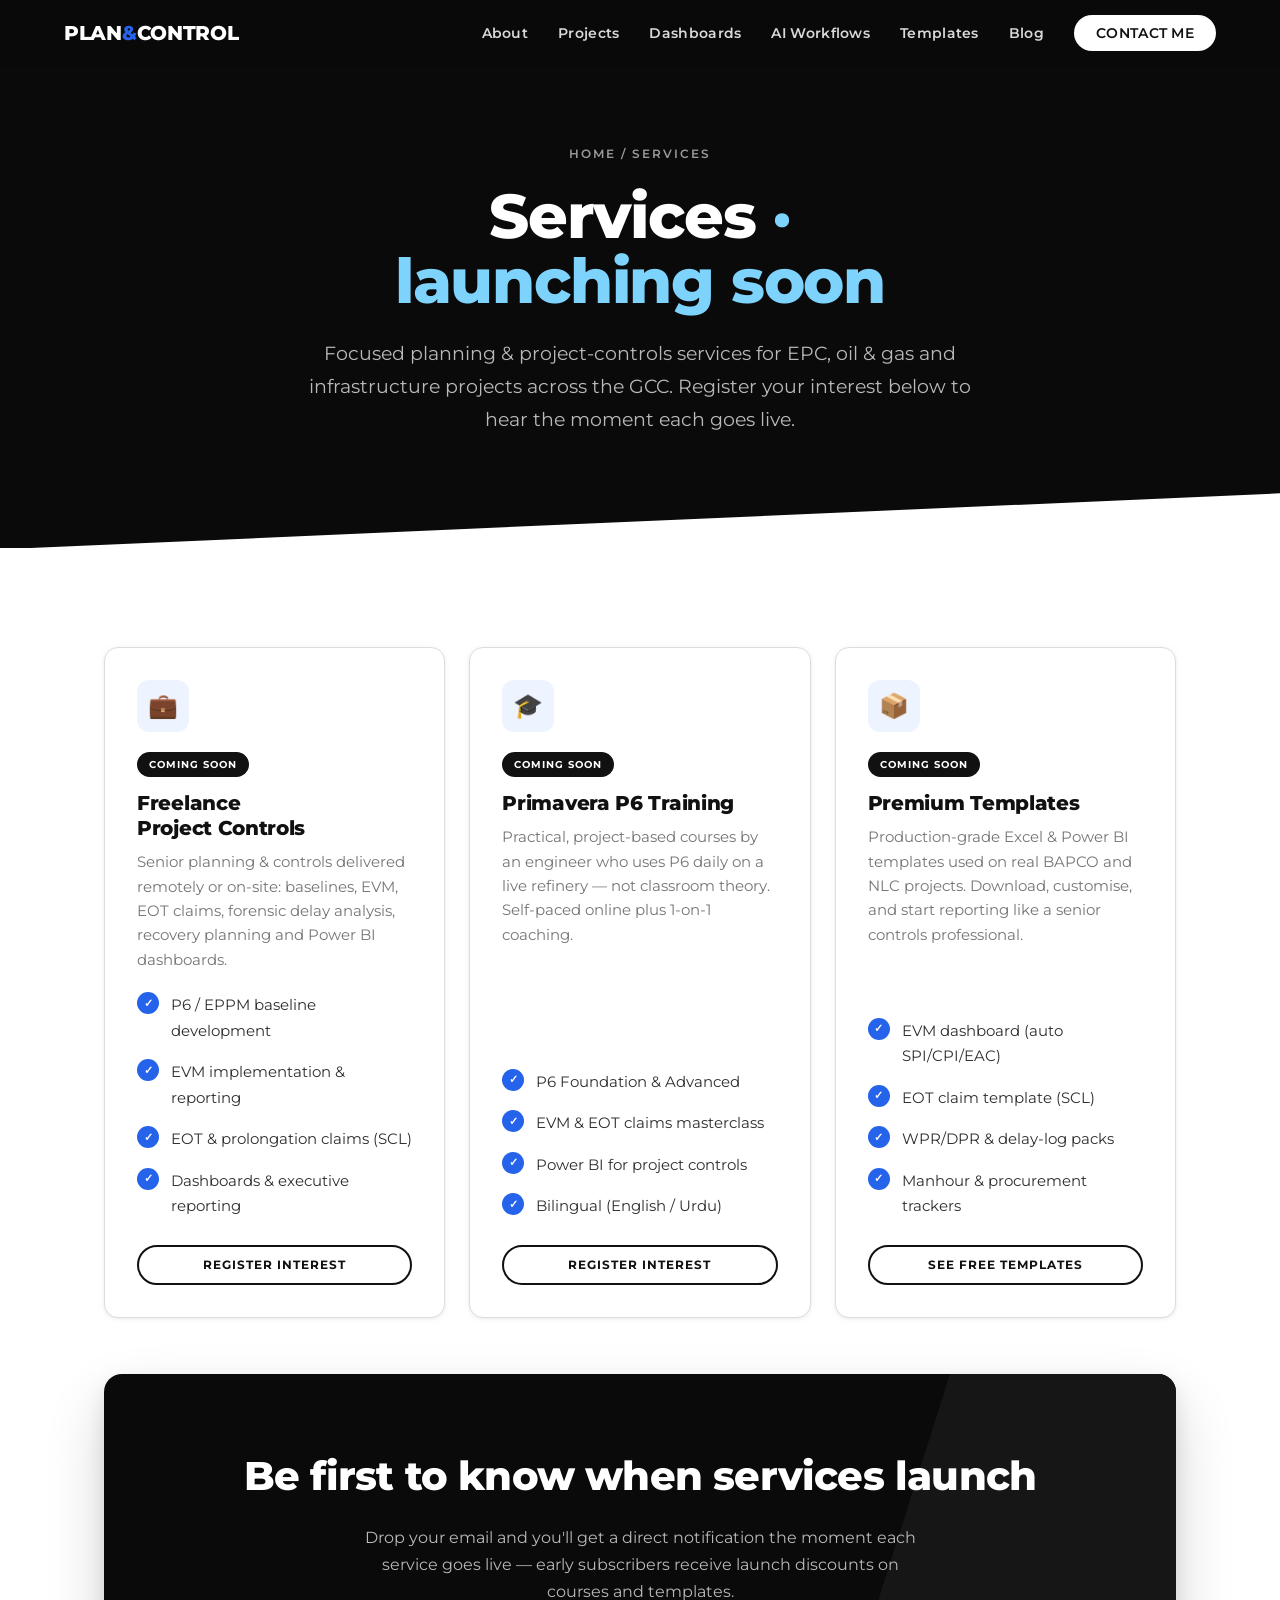
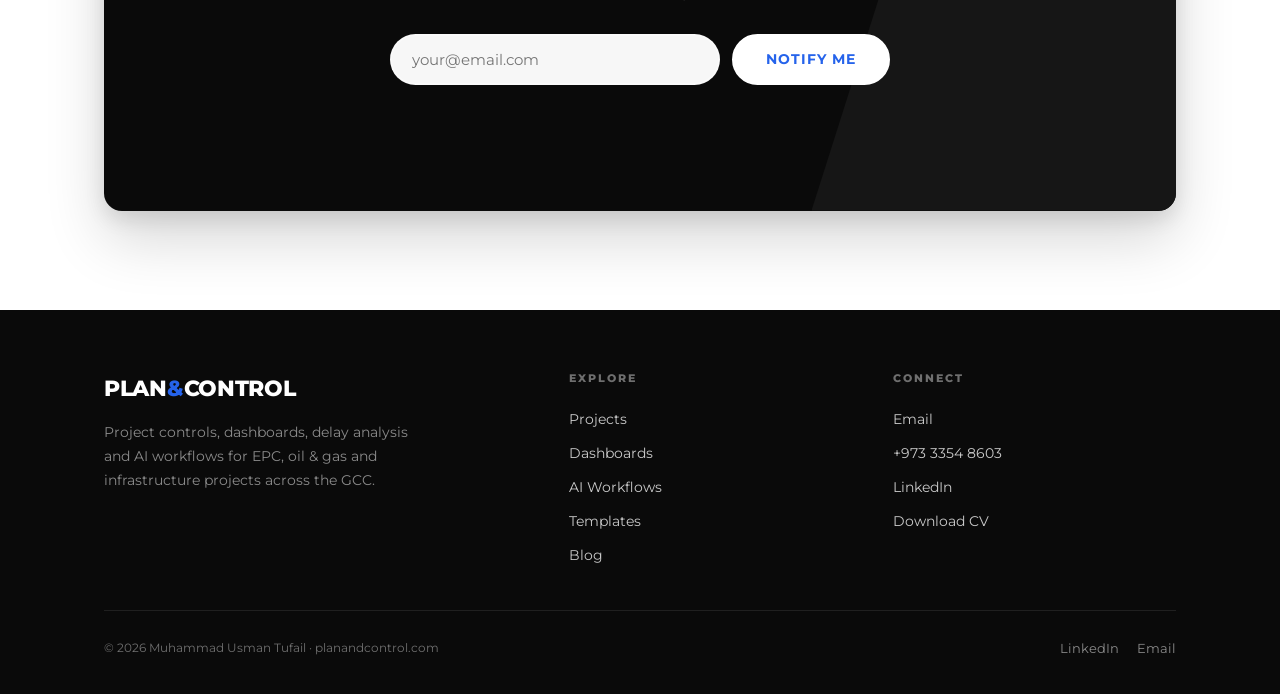
<file: services.html>
<!DOCTYPE html>
<html lang="en">
<head>
  <meta charset="UTF-8">
  <meta name="viewport" content="width=device-width, initial-scale=1.0">
  <title>Services | Muhammad Usman Tufail — Planning &amp; Project Controls Consulting</title>
  <meta name="description" content="Freelance planning &amp; project controls consulting, Primavera P6 training, and premium project-controls templates for the GCC EPC and oil &amp; gas industry.">
  <link rel="canonical" href="https://planandcontrol.com/services.html">
  <meta name="theme-color" content="#0a0a0a">
  <link rel="icon" type="image/x-icon" href="favicon.ico">
  <link rel="icon" type="image/svg+xml" href="favicon.svg">
  <link rel="apple-touch-icon" sizes="180x180" href="favicon-192.png">
  <link rel="preconnect" href="https://fonts.googleapis.com">
  <link rel="preconnect" href="https://fonts.gstatic.com" crossorigin>
  <link href="https://fonts.googleapis.com/css2?family=Montserrat:wght@400;600;700;800&family=JetBrains+Mono:wght@400;500&display=swap" rel="stylesheet">
  <script src="ga.js"></script>
  <link rel="stylesheet" href="style.css?v=mono11">
</head>
<body>

  <a href="#main" class="skip-link">Skip to content</a>
  <div class="progress" id="progress"></div>
  <button class="to-top" id="toTop" aria-label="Back to top">↑</button>

  <div class="mobile-menu" id="mobileMenu">
    <button class="mobile-close" id="mClose" aria-label="Close menu">✕</button>
    <a href="index.html#about">About</a>
    <a href="projects.html">Projects</a>
    <a href="dashboards.html">Dashboards</a>
    <a href="ai-workflows.html">AI Workflows</a>
    <a href="resources.html">Templates</a>
    <a href="blog.html">Blog</a>
    <a href="index.html#contact">Contact</a>
  </div>

  <nav id="navbar">
    <div class="nav-container">
      <a href="index.html" class="nav-logo">Plan<span>&amp;</span>Control</a>
      <ul class="nav-links">
        <li><a href="index.html#about">About</a></li>
        <li><a href="projects.html">Projects</a></li>
        <li><a href="dashboards.html">Dashboards</a></li>
        <li><a href="ai-workflows.html">AI Workflows</a></li>
        <li><a href="resources.html">Templates</a></li>
        <li><a href="blog.html">Blog</a></li>
        <li><a href="index.html#contact" class="nav-cta">Contact me</a></li>
      </ul>
      <button class="nav-toggle" id="navToggle" aria-label="Open menu">☰</button>
    </div>
  </nav>

  <main id="main">
  <section class="page-hero">
    <div class="container">
      <p class="breadcrumb"><a href="index.html">Home</a> / Services</p>
      <h1>Services <em>· launching soon</em></h1>
      <p class="lead">Focused planning &amp; project-controls services for EPC, oil &amp; gas and infrastructure projects across the GCC. Register your interest below to hear the moment each goes live.</p>
    </div>
  </section>

  <section>
    <div class="container">
      <div class="grid grid-3">

        <div class="card reveal">
          <div class="card-icon">💼</div>
          <span class="badge-soon">Coming soon</span>
          <h3 style="margin-top:14px;">Freelance Project Controls</h3>
          <p>Senior planning &amp; controls delivered remotely or on-site: baselines, EVM, EOT claims, forensic delay analysis, recovery planning and Power BI dashboards.</p>
          <ul class="check-list" style="margin-top:12px;">
            <li>P6 / EPPM baseline development</li>
            <li>EVM implementation &amp; reporting</li>
            <li>EOT &amp; prolongation claims (SCL)</li>
            <li>Dashboards &amp; executive reporting</li>
          </ul>
          <a href="index.html#contact" class="btn-ghost btn-sm" style="margin-top:18px;">Register interest</a>
        </div>

        <div class="card reveal">
          <div class="card-icon">🎓</div>
          <span class="badge-soon">Coming soon</span>
          <h3 style="margin-top:14px;">Primavera P6 Training</h3>
          <p>Practical, project-based courses by an engineer who uses P6 daily on a live refinery — not classroom theory. Self-paced online plus 1-on-1 coaching.</p>
          <ul class="check-list" style="margin-top:12px;">
            <li>P6 Foundation &amp; Advanced</li>
            <li>EVM &amp; EOT claims masterclass</li>
            <li>Power BI for project controls</li>
            <li>Bilingual (English / Urdu)</li>
          </ul>
          <a href="index.html#contact" class="btn-ghost btn-sm" style="margin-top:18px;">Register interest</a>
        </div>

        <div class="card reveal">
          <div class="card-icon">📦</div>
          <span class="badge-soon">Coming soon</span>
          <h3 style="margin-top:14px;">Premium Templates</h3>
          <p>Production-grade Excel &amp; Power BI templates used on real BAPCO and NLC projects. Download, customise, and start reporting like a senior controls professional.</p>
          <ul class="check-list" style="margin-top:12px;">
            <li>EVM dashboard (auto SPI/CPI/EAC)</li>
            <li>EOT claim template (SCL)</li>
            <li>WPR/DPR &amp; delay-log packs</li>
            <li>Manhour &amp; procurement trackers</li>
          </ul>
          <a href="resources.html" class="btn-ghost btn-sm" style="margin-top:18px;">See free templates</a>
        </div>

      </div>

      <!-- Notify -->
      <div class="cta-banner reveal" style="margin-top:56px;">
        <h2>Be first to know when services launch</h2>
        <p>Drop your email and you'll get a direct notification the moment each service goes live — early subscribers receive launch discounts on courses and templates.</p>
        <form class="capture" data-ajax action="https://formspree.io/f/mqejrgpv" method="POST">
          <input type="email" name="email" placeholder="your@email.com" required>
          <input type="hidden" name="source" value="Services Page - Notify Me">
          <button type="submit" class="btn-primary">Notify me</button>
          <p class="form-note" style="flex-basis:100%; text-align:center; color:#fff;"></p>
        </form>
      </div>
    </div>
  </section>
  </main>

  <footer>
    <div class="container">
      <div class="footer-top">
        <div class="footer-brand">
          <a href="index.html" class="nav-logo">Plan<span>&amp;</span>Control</a>
          <p>Project controls, dashboards, delay analysis and AI workflows for EPC, oil &amp; gas and infrastructure projects across the GCC.</p>
        </div>
        <div class="footer-col">
          <h4>Explore</h4>
          <a href="projects.html">Projects</a>
          <a href="dashboards.html">Dashboards</a>
          <a href="ai-workflows.html">AI Workflows</a>
          <a href="resources.html">Templates</a>
          <a href="blog.html">Blog</a>
        </div>
        <div class="footer-col">
          <h4>Connect</h4>
          <a href="mailto:usman@planandcontrol.com">Email</a>
          <a href="tel:+97333548603">+973 3354 8603</a>
          <a href="https://linkedin.com/in/engrusmanminhas" target="_blank" rel="noopener">LinkedIn</a>
          <a href="Muhammad_Usman_CV.pdf?v=2" download>Download CV</a>
        </div>
      </div>
      <div class="footer-bottom">
        <p>© <span id="year"></span> Muhammad Usman Tufail · planandcontrol.com</p>
        <div class="f-social">
          <a href="https://linkedin.com/in/engrusmanminhas" target="_blank" rel="noopener">LinkedIn</a>
          <a href="mailto:usman@planandcontrol.com">Email</a>
        </div>
      </div>
    </div>
  </footer>

  <script src="script.js?v=mono11"></script>
</body>
</html>
</file>
<file: style.css>
/* ============================================================
   PLAN & CONTROL — Muhammad Usman Tufail
   Shared design system · Monochrome (Tomasz Gajda reference)
   Black · White · Grey — diagonal split hero — Montserrat
   One stylesheet for every page.
   ============================================================ */

*, *::before, *::after { margin: 0; padding: 0; box-sizing: border-box; }

:root {
  /* surfaces */
  --bg:         #ffffff;
  --bg-alt:     #ededed;   /* reference light-grey panel */
  --bg-soft:    #f5f5f5;
  --card:       #ffffff;
  --dark:       #0a0a0a;   /* reference black panel */
  --dark-2:     #131313;

  /* ink */
  --ink:        #111111;
  --ink-soft:   #2e2e2e;
  --muted:      #757575;
  --muted-2:    #9a9a9a;   /* reference subtitle grey */
  --faint:      #b5b5b5;
  --line:       #dddddd;
  --line-soft:  #ececec;

  /* interactive (brand accent) */
  --accent:      #2563eb;
  --accent-dark: #1d4ed8;
  --accent-soft: #eef4ff;
  --accent-ink:  #1e3a8a;

  /* chart series (validated categorical order — data only, not brand) */
  --series-1: #2563eb;
  --series-2: #0f9d6c;
  --series-3: #dd9500;
  --series-4: #6d28d9;

  /* status (reserved semantics) */
  --green:  #15803d;
  --amber:  #b45309;
  --red:    #d03b3b;
  --green-soft: #edf7ee;
  --amber-soft: #fdf6e7;
  --red-soft:   #fdeeee;

  /* shadows */
  --shadow-sm: 0 1px 3px rgba(0,0,0,0.06), 0 1px 8px rgba(0,0,0,0.04);
  --shadow:    0 4px 10px rgba(0,0,0,0.06), 0 14px 34px rgba(0,0,0,0.10);
  --shadow-lg: 0 8px 20px rgba(0,0,0,0.10), 0 28px 60px rgba(0,0,0,0.16);

  --display: 'Montserrat', 'Helvetica Neue', Arial, sans-serif;
  --body:    'Montserrat', 'Helvetica Neue', Arial, sans-serif;
  --mono:    'JetBrains Mono', ui-monospace, 'SF Mono', monospace;

  --gutter: clamp(20px, 5vw, 72px);
  --maxw: 1200px;
  --maxw-wide: 1320px;
  --radius: 14px;
  --radius-sm: 10px;
  --pill: 999px;
}

html { scroll-behavior: smooth; -webkit-font-smoothing: antialiased; text-rendering: optimizeLegibility; }

body {
  background: var(--bg);
  color: var(--ink-soft);
  font-family: var(--body);
  font-weight: 400;
  font-size: 16px;
  line-height: 1.7;
  overflow-x: hidden;
}

::selection { background: rgba(37,99,235,0.18); color: var(--ink); }

a { color: var(--ink); text-decoration: none; transition: color .25s ease, opacity .25s ease; }
a:hover { color: #000; }
:focus-visible { outline: 2px solid var(--accent); outline-offset: 3px; border-radius: 4px; }

img { max-width: 100%; display: block; }
[id] { scroll-margin-top: 90px; }
h1, h2, h3 { text-wrap: balance; }

::-webkit-scrollbar { width: 10px; height: 10px; }
::-webkit-scrollbar-thumb { background: #c9c9c9; border-radius: 6px; border: 2px solid var(--bg); }
::-webkit-scrollbar-track { background: transparent; }

.sr-only { position: absolute; width: 1px; height: 1px; padding: 0; margin: -1px; overflow: hidden; clip: rect(0 0 0 0); white-space: nowrap; border: 0; }

/* ---- Scroll progress ---- */
.progress {
  position: fixed; top: 0; left: 0; height: 3px; width: 0%;
  background: linear-gradient(90deg, var(--accent), #7dd3fc);
  z-index: 1200; transition: width .1s linear;
}

/* ---- Skip link ---- */
.skip-link {
  position: fixed; left: -999px; top: 8px; z-index: 2000;
  background: #111; color: #fff; padding: 10px 18px; border-radius: var(--pill);
  font-size: 14px; font-weight: 700;
}
.skip-link:focus { left: 8px; color: #fff; }

/* ============================ NAV (black bar) ============================ */
nav#navbar {
  position: fixed; top: 0; left: 0; right: 0; z-index: 1000;
  background: rgba(10,10,10,0.92);
  backdrop-filter: blur(14px);
  -webkit-backdrop-filter: blur(14px);
  border-bottom: 1px solid transparent;
  transition: border-color .35s ease, background .35s ease;
}
nav#navbar.scrolled { background: rgba(10,10,10,0.97); border-bottom-color: rgba(255,255,255,0.08); }

.nav-container {
  max-width: var(--maxw-wide); margin: 0 auto;
  padding: 16px var(--gutter);
  display: flex; align-items: center; justify-content: space-between;
}
.nav-logo {
  font-family: var(--display); font-size: 20px; font-weight: 800;
  color: #fff; letter-spacing: -0.3px; text-transform: uppercase;
}
.nav-logo span { color: var(--muted-2); font-weight: 800; }
.nav-logo:hover { color: #fff; }

.nav-links { display: flex; gap: 30px; list-style: none; align-items: center; }
.nav-links a {
  position: relative; font-size: 13.5px; font-weight: 600; color: #d9d9d9;
  letter-spacing: .3px;
}
.nav-links a::after {
  content: ''; position: absolute; left: 0; right: 0; bottom: -7px; height: 2px;
  background: var(--accent); border-radius: 2px;
  transform: scaleX(0); transform-origin: right;
  transition: transform .35s cubic-bezier(.65,.05,.36,1);
}
.nav-links a:hover { color: #fff; }
.nav-links a:hover::after,
.nav-links a.active::after { transform: scaleX(1); transform-origin: left; }
.nav-links a.active { color: #fff; }
.nav-logo span { color: var(--accent); }

.nav-cta {
  background: #fff; color: #111 !important; padding: 10px 22px;
  border-radius: var(--pill); font-weight: 700; font-size: 12.5px;
  letter-spacing: 1px; text-transform: uppercase;
  transition: transform .25s ease, box-shadow .25s ease, background .25s ease;
}
.nav-cta::after { display: none; }
.nav-cta:hover { transform: translateY(-1px); box-shadow: 0 8px 22px rgba(125,211,252,0.3); background: #e8f0ff; }

.nav-toggle { display: none; background: none; border: none; color: #fff; font-size: 26px; cursor: pointer; line-height: 1; }

/* ---- Mobile menu ---- */
.mobile-menu {
  position: fixed; inset: 0; z-index: 1100; background: #0a0a0a;
  display: flex; flex-direction: column; align-items: center; justify-content: center; gap: 10px;
  opacity: 0; visibility: hidden; transition: opacity .35s ease, visibility .35s ease;
}
.mobile-menu.open { opacity: 1; visibility: visible; }
.mobile-menu a { font-family: var(--display); font-size: 26px; font-weight: 800; color: #fff; padding: 8px; text-transform: uppercase; letter-spacing: .5px; }
.mobile-menu a:hover { color: var(--muted-2); }
.mobile-close { position: absolute; top: 20px; right: var(--gutter); background: none; border: none; color: #999; font-size: 30px; cursor: pointer; }

/* ---- Back to top ---- */
.to-top {
  position: fixed; bottom: 26px; right: 26px; z-index: 900;
  width: 48px; height: 48px; border-radius: 50%;
  background: #111; color: #fff; border: none;
  font-size: 18px; cursor: pointer; display: flex; align-items: center; justify-content: center;
  box-shadow: var(--shadow);
  opacity: 0; visibility: hidden; transform: translateY(12px);
  transition: opacity .35s ease, visibility .35s ease, transform .35s ease, background .25s;
}
.to-top.show { opacity: 1; visibility: visible; transform: translateY(0); }
.to-top:hover { background: var(--accent); }

/* ============================ BUTTONS (pills) ============================ */
.btn, .btn-primary, .btn-ghost {
  display: inline-flex; align-items: center; justify-content: center; gap: 9px;
  padding: 15px 32px; font-size: 13.5px; font-weight: 700;
  border-radius: var(--pill); cursor: pointer; border: 2px solid transparent;
  font-family: var(--body); text-align: center; line-height: 1.2;
  letter-spacing: 1px; text-transform: uppercase;
  transition: transform .3s cubic-bezier(.34,1.4,.64,1), background .25s ease, color .25s ease, border-color .25s ease, box-shadow .3s ease;
}
.btn-primary { background: linear-gradient(135deg, var(--accent), var(--accent-dark)); color: #fff; border-color: transparent; box-shadow: 0 6px 18px rgba(37,99,235,0.28); }
.btn-primary:hover { color: #fff; transform: translateY(-2px); box-shadow: 0 14px 34px rgba(37,99,235,0.38); }
.btn-ghost { background: transparent; color: #111; border-color: #111; }
.btn-ghost:hover { background: var(--accent); border-color: var(--accent); color: #fff; transform: translateY(-2px); }
.btn-sm { padding: 11px 22px; font-size: 12px; }
.btn-block { width: 100%; }

/* ============================ LAYOUT ============================ */
.container { max-width: var(--maxw); margin: 0 auto; padding: 0 var(--gutter); }
.container-wide { max-width: var(--maxw-wide); margin: 0 auto; padding: 0 var(--gutter); }

section { padding: clamp(74px, 11vh, 130px) 0; }
.section-alt { background: var(--bg-alt); }
.section-tight { padding: clamp(48px, 7vh, 80px) 0; }

.eyebrow {
  font-family: var(--body); font-size: 13px; color: #111; font-weight: 700;
  letter-spacing: 3px; text-transform: uppercase; margin-bottom: 18px;
  display: inline-flex; align-items: center; gap: 12px;
}
.eyebrow::before { content: ''; width: 30px; height: 3px; background: var(--accent); border-radius: 2px; }
.eyebrow.center { justify-content: center; }

.title {
  font-family: var(--display); font-weight: 800; color: var(--ink);
  font-size: clamp(30px, 4.4vw, 54px); line-height: 1.1; letter-spacing: -1px;
}
.title em { font-style: normal; color: var(--accent); }
.subtitle { font-size: clamp(15.5px, 1.5vw, 17.5px); color: var(--muted); max-width: 660px; margin-top: 18px; }

.section-head { margin-bottom: 54px; }
.section-head.center { text-align: center; }
.section-head.center .eyebrow { display: none; }
.section-head.center .title {
  display: inline-block; font-size: clamp(20px, 2.6vw, 30px); font-weight: 800;
  text-transform: uppercase; letter-spacing: 2.5px;
  border: 3px solid var(--ink); padding: 12px 34px;
}
.section-head.center .title em { color: var(--accent); }
.section-head.center::after {
  content: ''; display: block; width: 90px; height: 12px; margin: 22px auto 0;
  background: url("data:image/svg+xml,%3Csvg xmlns='http://www.w3.org/2000/svg' width='90' height='12' viewBox='0 0 90 12'%3E%3Cpath d='M0 6 Q 7.5 0, 15 6 T 30 6 T 45 6 T 60 6 T 75 6 T 90 6' fill='none' stroke='%232563eb' stroke-width='2.5'/%3E%3C/svg%3E") no-repeat center;
}
.section-head.center .subtitle { margin-left: auto; margin-right: auto; }

.lead { font-size: clamp(16px, 1.6vw, 19px); color: var(--ink-soft); line-height: 1.75; }

/* ============================ INNER PAGE HERO (black band) ============================ */
.page-hero {
  position: relative; overflow: hidden;
  padding: clamp(120px, 16vh, 170px) 0 clamp(52px, 8vh, 84px);
  background: var(--dark);
  text-align: center;
}
.page-hero::after {
  content: ''; position: absolute; left: 0; right: 0; bottom: -1px; height: 56px;
  background: var(--bg);
  clip-path: polygon(0 100%, 100% 100%, 100% 0);
}
.page-hero .container { position: relative; z-index: 1; max-width: 920px; padding-bottom: 40px; }
.page-hero h1 {
  font-family: var(--display); font-weight: 800; color: #fff;
  font-size: clamp(34px, 5.4vw, 62px); line-height: 1.05; letter-spacing: -1.2px;
}
.page-hero h1 em { font-style: normal; color: #7dd3fc; }
.page-hero .lead { margin: 22px auto 0; max-width: 680px; color: #b9b9b9; }
.page-hero .lead strong { color: #fff; }
.breadcrumb { font-family: var(--body); font-size: 12px; font-weight: 600; letter-spacing: 2px; text-transform: uppercase; color: var(--muted-2); margin-bottom: 20px; }
.breadcrumb a { color: var(--muted-2); }
.breadcrumb a:hover { color: #fff; }

/* ============================ HOME HERO (diagonal split) ============================ */
#hero {
  position: relative; overflow: hidden;
  min-height: 100vh; min-height: 100svh; display: flex; flex-direction: column;
  padding: 88px 0 0;
  background: var(--bg-alt);
}
/* the black diagonal panel */
#hero::before {
  content: ''; position: absolute; top: 0; right: 0; bottom: 0; width: 56%;
  background: var(--dark);
  clip-path: polygon(24% 0, 100% 0, 100% 100%, 0% 100%);
}
#hero > .container { flex: 1; display: flex; width: 100%; }
.hero-grid { position: relative; z-index: 1; display: grid; grid-template-columns: 1.05fr 0.95fr; gap: clamp(24px, 4vw, 60px); align-items: stretch; width: 100%; }

.hero-copy { display: flex; flex-direction: column; justify-content: center; padding: 22px 0 32px; }
.hero-eyebrow {
  font-family: var(--body); font-size: clamp(18px, 2vw, 24px); font-weight: 700;
  color: var(--ink); letter-spacing: 0; text-transform: none; margin-bottom: 14px;
  opacity: 0; animation: fadeUp .7s ease .15s forwards;
}
.hero-name {
  font-family: var(--display); font-weight: 800; color: var(--ink);
  font-size: clamp(40px, 6vw, 76px); line-height: 1.04; letter-spacing: -2px;
}
.hero-name em { font-style: normal; color: var(--accent); }
.hero-name .line { display: block; overflow: hidden; padding-bottom: 0.08em; margin-bottom: -0.08em; }
.hero-name .line > span { display: block; transform: translateY(112%); animation: lineUp .9s cubic-bezier(.16,1,.3,1) forwards; }
.hero-name .line:nth-child(1) > span { animation-delay: .2s; }
.hero-name .line:nth-child(2) > span { animation-delay: .34s; }
@keyframes lineUp { to { transform: translateY(0); } }

.hero-roles {
  margin-top: 14px; font-size: clamp(15px, 1.6vw, 19px); color: var(--muted-2); font-weight: 700;
  opacity: 0; animation: fadeUp .7s ease .7s forwards;
}
.hero-roles b { color: var(--muted-2); font-weight: 700; }
.hero-value { margin-top: 16px; font-size: 15.5px; color: var(--muted); max-width: 520px; opacity: 0; animation: fadeUp .7s ease .85s forwards; }
.hero-badges { display: flex; gap: 8px; flex-wrap: wrap; margin-top: 24px; opacity: 0; animation: fadeUp .7s ease .95s forwards; }
.badge {
  font-family: var(--body); font-size: 11.5px; font-weight: 600; color: var(--ink-soft);
  background: #fff; border: 1px solid var(--line);
  padding: 7px 14px; border-radius: var(--pill); letter-spacing: .3px;
  transition: border-color .25s, transform .25s;
}
.badge:hover { border-color: var(--accent); transform: translateY(-1px); }
.hero-cta { display: flex; gap: 12px; flex-wrap: wrap; margin-top: 32px; opacity: 0; animation: fadeUp .7s ease 1.1s forwards; }
@keyframes fadeUp { from { opacity: 0; transform: translateY(16px); } to { opacity: 1; transform: none; } }

/* social icon squares (reference style) */
.socials { display: flex; gap: 12px; margin-top: 34px; opacity: 0; animation: fadeUp .7s ease 1.2s forwards; }
.socials a {
  width: 46px; height: 46px; border-radius: 10px;
  background: #dcdcdc; color: #111; display: flex; align-items: center; justify-content: center;
  font-size: 19px; font-weight: 700;
  transition: background .25s ease, color .25s ease, transform .25s ease;
}
.socials a:hover { background: var(--accent); color: #fff; transform: translateY(-2px); }

/* photo on the black panel */
.hero-photo {
  position: relative; z-index: 1; display: flex; align-items: flex-end; justify-content: center;
  margin-right: calc(-1 * var(--gutter));   /* bleed into the black margin so the portrait can be larger */
  opacity: 0; animation: fadeUp .9s ease .45s forwards;
}
.hero-photo picture { position: relative; z-index: 1; display: block; }
.hero-photo img {
  width: min(100%, 640px, 80vh); height: auto;
  display: block;
  filter: drop-shadow(0 28px 48px rgba(0,0,0,0.55));
}
/* soft accent glow behind the figure */
.hero-photo::before {
  content: ''; position: absolute; z-index: 0;
  left: 50%; bottom: 6%; width: 84%; aspect-ratio: 1; transform: translateX(-50%);
  background: radial-gradient(circle, rgba(37,99,235,0.42) 0%, rgba(37,99,235,0.14) 42%, transparent 70%);
  filter: blur(8px);
  pointer-events: none;
}
.hero-photo::after {
  content: ''; position: absolute; z-index: 0;
  left: 50%; bottom: 0; width: 64%; height: 2px; transform: translateX(-50%);
  background: linear-gradient(90deg, transparent, rgba(125,211,252,0.7), transparent);
}
.hero-photo-card {
  position: absolute; left: 5%; top: 40%; z-index: 2;
  background: #fff; border-radius: 12px; box-shadow: var(--shadow-lg); padding: 14px 20px;
}
.hero-photo-card b { display: block; font-family: var(--display); font-size: 22px; font-weight: 800; color: #111; }
.hero-photo-card span { font-family: var(--body); font-size: 10px; font-weight: 700; color: var(--muted); letter-spacing: 1.5px; text-transform: uppercase; }

/* client strip along the bottom of the hero */
.hero-clients { position: relative; z-index: 2; background: #fff; border-top: 1px solid var(--line); box-shadow: 0 -18px 40px -28px rgba(0,0,0,0.35); }
.hc-inner { display: flex; align-items: center; gap: clamp(20px, 3vw, 40px); padding-top: 13px; padding-bottom: 13px; opacity: 0; animation: fadeUp .7s ease 1.3s forwards; }
.hc-label {
  flex: none; padding-left: 14px; border-left: 3px solid var(--accent);
  font-family: var(--body); font-size: 10.5px; font-weight: 700; line-height: 1.55;
  letter-spacing: 2.4px; text-transform: uppercase; color: var(--muted);
}
.hc-marquee {
  flex: 1; min-width: 0; overflow: hidden;
  -webkit-mask-image: linear-gradient(90deg, transparent, #000 7%, #000 93%, transparent);
          mask-image: linear-gradient(90deg, transparent, #000 7%, #000 93%, transparent);
}
.hc-track { display: flex; width: max-content; animation: hcScroll 42s linear infinite; }
.hero-clients:hover .hc-track { animation-play-state: paused; }
.hc-list { display: flex; align-items: center; list-style: none; margin: 0; padding: 0; }
.hc-list li { display: flex; align-items: center; }
.hc-list li::after { content: ''; flex: none; width: 6px; height: 6px; margin: 0 34px; border-radius: 1px; background: var(--accent); transform: rotate(45deg); opacity: .7; }
.hc-card { display: flex; flex-direction: column; align-items: center; gap: 6px; transition: transform .3s ease; }
.hc-card:hover { transform: translateY(-2px); }
.hc-logo { height: 46px; display: flex; align-items: center; justify-content: center; }
.hc-logo img { display: block; height: 100%; width: auto; max-width: 170px; object-fit: contain; }
.hc-mono {
  width: 46px; height: 46px; border-radius: 10px; background: var(--ink); color: #fff;
  display: flex; align-items: center; justify-content: center;
  font-family: var(--display); font-size: 13.5px; font-weight: 800; letter-spacing: .4px;
}
.hc-name { font-family: var(--body); font-size: 9.5px; font-weight: 700; letter-spacing: 1.3px; text-transform: uppercase; color: var(--muted); white-space: nowrap; transition: color .25s ease; }
.hc-card:hover .hc-name { color: var(--accent); }
@keyframes hcScroll { to { transform: translateX(-50%); } }

/* ============================ STATS (black band) ============================ */
.stats { background: var(--dark); color: #fff; }
.stats-grid { display: grid; grid-template-columns: repeat(4, 1fr); max-width: var(--maxw-wide); margin: 0 auto; }
.stat { padding: 44px 28px; text-align: center; border-right: 1px solid rgba(255,255,255,0.09); }
.stat:last-child { border-right: none; }
.stat-num { font-family: var(--display); font-size: clamp(34px, 4.2vw, 52px); font-weight: 800; color: #fff; line-height: 1; display: block; letter-spacing: -1px; }
.stat-num span { color: #7dd3fc; }
.stat-label { font-family: var(--body); font-size: 10.5px; font-weight: 700; color: #8a8a8a; letter-spacing: 2px; text-transform: uppercase; margin-top: 13px; display: block; }

/* ============================ CARDS / GRID ============================ */
.grid { display: grid; gap: 24px; }
.grid-2 { grid-template-columns: repeat(2, 1fr); }
.grid-3 { grid-template-columns: repeat(3, 1fr); }
.grid-auto { grid-template-columns: repeat(auto-fit, minmax(300px, 1fr)); }

.card {
  background: var(--card); border: 1px solid var(--line); border-radius: var(--radius);
  padding: 32px; box-shadow: var(--shadow-sm);
  transition: transform .35s cubic-bezier(.22,.68,.4,1), box-shadow .35s ease, border-color .35s ease;
  display: flex; flex-direction: column; position: relative;
}
.card:hover { transform: translateY(-6px); box-shadow: var(--shadow-lg); border-color: #bfbfbf; }
.card-icon {
  width: 52px; height: 52px; border-radius: 12px;
  background: var(--accent-soft); color: var(--accent);
  display: flex; align-items: center; justify-content: center;
  font-size: 24px; margin-bottom: 20px;
  transition: transform .35s cubic-bezier(.34,1.4,.64,1), background .3s ease;
}
.card:hover .card-icon { transform: translateY(-3px); background: #ddeafe; }
.card h3 { font-family: var(--display); font-size: 20px; font-weight: 800; color: var(--ink); line-height: 1.25; margin-bottom: 9px; letter-spacing: -0.3px; }
.card p { color: var(--muted); font-size: 14.5px; line-height: 1.68; flex: 1; }
.card .meta { font-family: var(--body); font-size: 11px; font-weight: 700; letter-spacing: 1.5px; text-transform: uppercase; color: var(--accent); margin-bottom: 10px; }
.card-link { margin-top: 20px; font-weight: 800; font-size: 13px; letter-spacing: .5px; text-transform: uppercase; color: var(--accent); display: inline-flex; align-items: center; gap: 6px; transition: gap .3s cubic-bezier(.34,1.4,.64,1); }
.card:hover .card-link { gap: 13px; }

/* tag / chip */
.tag { display: inline-block; align-self: flex-start; background: linear-gradient(135deg, var(--accent), var(--accent-dark)); color: #fff; font-family: var(--body); font-size: 10px; font-weight: 700; letter-spacing: 1.5px; text-transform: uppercase; padding: 6px 14px; border-radius: var(--pill); }
.tag-soft { background: #ededed; color: #111; }
.chips { display: flex; gap: 7px; flex-wrap: wrap; margin-top: 16px; }
.chip { font-family: var(--body); font-size: 11px; font-weight: 600; color: var(--ink-soft); background: var(--bg-alt); border: 1px solid var(--line); padding: 5px 12px; border-radius: var(--pill); }
.badge-soon { display: inline-block; align-self: flex-start; background: #111; color: #fff; padding: 4px 12px; border-radius: var(--pill); font-family: var(--body); font-size: 10px; font-weight: 700; letter-spacing: 1px; text-transform: uppercase; }

/* ============================ ABOUT ============================ */
.about-grid { display: grid; grid-template-columns: 0.85fr 1.15fr; gap: clamp(36px, 6vw, 84px); align-items: center; }
.about-img { position: relative; }
.about-img img { width: 100%; height: auto; aspect-ratio: 3/4; object-fit: cover; object-position: top; border-radius: var(--radius); box-shadow: var(--shadow); }
.about-text p { font-size: 16px; color: var(--ink-soft); line-height: 1.85; margin-bottom: 18px; }
.about-text strong { color: var(--ink); font-weight: 700; }
.about-text .g { color: var(--ink); font-weight: 800; }

/* ============================ TIMELINE ============================ */
.timeline { position: relative; padding-left: 36px; }
.timeline::before { content: ''; position: absolute; left: 6px; top: 6px; bottom: 6px; width: 2px; background: #d5d5d5; border-radius: 2px; }
.t-item { position: relative; padding-bottom: 46px; }
.t-item:last-child { padding-bottom: 0; }
.t-item::before { content: ''; position: absolute; left: -36px; top: 5px; width: 14px; height: 14px; border-radius: 50%; background: #fff; border: 3px solid var(--accent); box-shadow: 0 0 0 5px var(--accent-soft); }
.t-date { font-family: var(--body); font-size: 11px; font-weight: 700; letter-spacing: 2px; text-transform: uppercase; color: var(--accent); margin-bottom: 9px; display: block; }
.t-role { font-family: var(--display); font-size: clamp(19px, 2.3vw, 24px); font-weight: 800; color: var(--ink); line-height: 1.25; letter-spacing: -0.3px; }
.t-co { font-size: 13.5px; color: var(--muted); margin: 5px 0 13px; display: block; font-weight: 600; }
.t-desc { font-size: 14.5px; color: var(--ink-soft); line-height: 1.75; max-width: 720px; }

/* ============================ SKILLS ============================ */
.skill-group h3 { font-family: var(--body); font-size: 12px; font-weight: 800; color: #111; letter-spacing: 2.5px; text-transform: uppercase; margin-bottom: 18px; padding-bottom: 13px; border-bottom: 3px solid var(--accent); }
.skill-group ul { list-style: none; }
.skill-group li { font-size: 14.5px; color: var(--ink-soft); padding: 10px 0; border-bottom: 1px solid var(--line-soft); display: flex; align-items: center; gap: 12px; transition: padding-left .25s ease, color .25s ease; }
.skill-group li:hover { padding-left: 5px; color: var(--ink); }
.skill-group li::before { content: ''; width: 6px; height: 6px; border-radius: 50%; background: var(--accent); flex-shrink: 0; }
.skill-group li:last-child { border-bottom: none; }

/* ============================ TABLES ============================ */
.table-wrap { overflow-x: auto; border: 1px solid var(--line); border-radius: var(--radius); background: #fff; }
table.data { width: 100%; border-collapse: collapse; font-size: 13.5px; min-width: 560px; }
table.data th { background: #111; color: #fff; font-weight: 700; text-align: left; padding: 13px 16px; font-family: var(--body); font-size: 10.5px; letter-spacing: 1px; text-transform: uppercase; white-space: nowrap; }
table.data td { padding: 12px 16px; border-bottom: 1px solid var(--line-soft); color: var(--ink-soft); font-variant-numeric: tabular-nums; }
table.data tr:last-child td { border-bottom: none; }
table.data tbody tr { transition: background .2s ease; }
table.data tbody tr:hover td { background: #f6f6f6; }
table.data td.num, table.data th.num { text-align: right; }
.pill { display: inline-block; padding: 3px 11px; border-radius: var(--pill); font-size: 11px; font-weight: 700; font-family: var(--body); white-space: nowrap; }
.pill.ok { background: var(--green-soft); color: var(--green); }
.pill.warn { background: var(--amber-soft); color: var(--amber); }
.pill.bad { background: var(--red-soft); color: var(--red); }
.pill.info { background: var(--accent-soft); color: var(--accent); }

/* ============================ DASHBOARD REPORT PAGES ============================ */
.dash-tabs {
  display: flex; gap: 8px; flex-wrap: wrap; justify-content: center;
  position: sticky; top: 60px; z-index: 500;
  background: rgba(255,255,255,0.92); backdrop-filter: blur(12px);
  padding: 12px 0; margin-bottom: 40px;
  border-bottom: 1px solid var(--line);
}
.dash-tab {
  font-family: var(--body); font-size: 12.5px; font-weight: 700; letter-spacing: .5px; color: var(--ink-soft);
  background: #fff; border: 2px solid var(--line); border-radius: var(--pill);
  padding: 9px 20px; cursor: pointer;
  transition: all .25s ease;
}
.dash-tab:hover { border-color: var(--accent); color: var(--accent); }
.dash-tab.active { background: linear-gradient(135deg, var(--accent), var(--accent-dark)); border-color: transparent; color: #fff; box-shadow: 0 4px 14px rgba(37,99,235,0.3); }

.dashboard { display: none; }
.dashboard.active { display: block; animation: dashIn .45s ease; }
@keyframes dashIn { from { opacity: 0; transform: translateY(14px); } to { opacity: 1; transform: none; } }

.dash-title-row { display: flex; align-items: flex-end; justify-content: space-between; gap: 16px; flex-wrap: wrap; margin-bottom: 26px; }
.dash-title-row h2 { font-family: var(--display); font-size: clamp(24px, 3vw, 34px); font-weight: 800; color: var(--ink); letter-spacing: -0.5px; }
.dash-title-row p { font-size: 14px; color: var(--muted); margin-top: 4px; }
.sample-note { font-family: var(--mono); font-size: 10.5px; color: var(--muted); letter-spacing: .5px; background: var(--bg-alt); border: 1px dashed #c9c9c9; border-radius: 8px; padding: 6px 12px; white-space: nowrap; }

.panel-grid { display: grid; gap: 22px; grid-template-columns: repeat(12, 1fr); }
.panel {
  background: var(--card); border: 1px solid var(--line); border-radius: var(--radius);
  box-shadow: var(--shadow-sm); overflow: hidden;
  grid-column: span 12;
}
.panel-head { display: flex; align-items: flex-start; justify-content: space-between; gap: 12px; padding: 20px 24px 14px; }
.panel-head h3 { font-family: var(--display); font-size: 17px; font-weight: 800; color: var(--ink); letter-spacing: -0.2px; }
.panel-head p { font-size: 12.5px; color: var(--muted); margin-top: 2px; }
.panel-body { padding: 6px 24px 22px; }
.panel-body.flush { padding: 0; }
.p-span-4 { grid-column: span 4; }
.p-span-6 { grid-column: span 6; }
.p-span-8 { grid-column: span 8; }

.kpi-row { display: grid; grid-template-columns: repeat(4, 1fr); gap: 16px; margin-bottom: 22px; }
.kpi-row.kpi-5 { grid-template-columns: repeat(5, 1fr); }
.kpi { background: var(--card); border: 1px solid var(--line); border-radius: 12px; padding: 18px 20px; box-shadow: var(--shadow-sm); }
.kpi .k-label { font-family: var(--body); font-size: 10px; font-weight: 700; color: var(--muted); letter-spacing: 1.5px; text-transform: uppercase; }
.kpi .k-val { font-family: var(--display); font-size: 28px; font-weight: 800; color: var(--ink); line-height: 1.1; margin-top: 7px; letter-spacing: -0.5px; }
.kpi .k-val small { font-size: 13px; color: var(--muted); font-family: var(--body); font-weight: 600; }
.kpi .k-delta { font-family: var(--mono); font-size: 11px; margin-top: 5px; display: inline-block; }
.k-delta.up { color: var(--green); }
.k-delta.down { color: var(--red); }

.legend { display: flex; gap: 18px; flex-wrap: wrap; margin-top: 14px; font-size: 12.5px; color: var(--muted); }
.legend span { display: inline-flex; align-items: center; gap: 7px; }
.legend i { width: 12px; height: 12px; border-radius: 4px; display: inline-block; }

.chart { width: 100%; height: auto; display: block; }
.viz-wrap { position: relative; }
.viz-tip {
  position: absolute; pointer-events: none; z-index: 10;
  background: #111; color: #fff; border-radius: 10px;
  padding: 9px 13px; font-size: 12.5px; line-height: 1.5;
  box-shadow: var(--shadow-lg); opacity: 0; transform: translateY(4px);
  transition: opacity .15s ease, transform .15s ease;
  min-width: 120px; max-width: 240px;
}
.viz-tip.show { opacity: 1; transform: translateY(0); }
.viz-tip .tt-title { font-family: var(--body); font-size: 10px; font-weight: 700; color: #9a9a9a; letter-spacing: 1px; text-transform: uppercase; margin-bottom: 4px; }
.viz-tip .tt-row { display: flex; align-items: center; justify-content: space-between; gap: 14px; }
.viz-tip .tt-row i { width: 8px; height: 8px; border-radius: 3px; display: inline-block; margin-right: 6px; }
.viz-tip .tt-row b { font-variant-numeric: tabular-nums; font-weight: 700; }
.grid-line { stroke: var(--line-soft); stroke-width: 1; }
.axis-label { font-family: var(--mono); font-size: 10.5px; fill: var(--faint); }
.crosshair { stroke: #b5b5b5; stroke-width: 1; stroke-dasharray: 4 4; }

/* legacy small-dash cards (case studies) */
.dash { background: #fff; border: 1px solid var(--line); border-radius: var(--radius); box-shadow: var(--shadow-sm); overflow: hidden; }
.dash-head { display: flex; align-items: flex-start; justify-content: space-between; gap: 14px; padding: 20px 24px; border-bottom: 1px solid var(--line); }
.dash-head h3 { font-family: var(--display); font-size: 18px; font-weight: 800; color: var(--ink); }
.dash-head p { font-size: 13px; color: var(--muted); margin-top: 2px; }
.dash-body { padding: 24px; }

/* ============================ CASE STUDY ============================ */
.case-section { margin-bottom: 46px; }
.case-section h2 { font-family: var(--display); font-size: clamp(22px, 2.8vw, 30px); font-weight: 800; color: var(--ink); margin-bottom: 16px; letter-spacing: -0.4px; }
.case-section h2 .num { font-family: var(--mono); font-size: 14px; color: var(--muted-2); margin-right: 12px; font-weight: 500; }
.case-section p { color: var(--ink-soft); font-size: 16px; line-height: 1.82; margin-bottom: 14px; }
.case-meta { display: grid; grid-template-columns: repeat(auto-fit, minmax(150px, 1fr)); gap: 1px; background: var(--line); border: 1px solid var(--line); border-radius: var(--radius); overflow: hidden; margin-bottom: 38px; box-shadow: var(--shadow-sm); }
.case-meta div { background: #fff; padding: 18px 20px; }
.case-meta .m-label { font-family: var(--body); font-size: 10px; font-weight: 700; color: var(--muted); letter-spacing: 1.5px; text-transform: uppercase; }
.case-meta .m-val { font-size: 14.5px; color: var(--ink); font-weight: 700; margin-top: 5px; }
.check-list { list-style: none; }
.check-list li { position: relative; padding: 8px 0 8px 34px; color: var(--ink-soft); font-size: 15px; }
.check-list li::before { content: '✓'; position: absolute; left: 0; top: 8px; width: 22px; height: 22px; background: var(--accent); color: #fff; border-radius: 50%; display: flex; align-items: center; justify-content: center; font-size: 11px; font-weight: 700; }
.impact-grid { display: grid; grid-template-columns: repeat(auto-fit, minmax(160px, 1fr)); gap: 18px; }
.impact { background: linear-gradient(135deg, var(--accent), var(--accent-dark)); border-radius: 14px; padding: 24px; text-align: center; }
.impact b { font-family: var(--display); font-size: 32px; font-weight: 800; color: #fff; display: block; line-height: 1; letter-spacing: -0.5px; }
.impact span { font-size: 12.5px; color: #dbeafe; margin-top: 9px; display: block; }

/* ============================ AI WORKFLOW ============================ */
.flow { display: grid; grid-template-columns: 1fr auto 1fr auto 1fr; gap: 12px; align-items: stretch; margin-top: 20px; }
.flow-step { background: var(--bg-alt); border: 1px solid var(--line); border-radius: 12px; padding: 16px; transition: border-color .25s ease; }
.card:hover .flow-step { border-color: #c9c9c9; }
.flow-step .fs-label { font-family: var(--body); font-size: 9.5px; font-weight: 800; color: var(--accent); letter-spacing: 1.5px; text-transform: uppercase; margin-bottom: 6px; }
.flow-step p { font-size: 13px; color: var(--ink-soft); }
.flow-arrow { display: flex; align-items: center; justify-content: center; color: var(--accent); font-size: 20px; font-weight: 700; }

/* ============================ CTA BANNER (black) ============================ */
.cta-banner {
  position: relative; overflow: hidden;
  background: var(--dark);
  color: #fff; border-radius: 18px; padding: clamp(42px, 6vw, 68px); text-align: center;
  box-shadow: var(--shadow-lg);
}
.cta-banner::before {
  content: ''; position: absolute; top: 0; right: 0; bottom: 0; width: 34%;
  background: #161616;
  clip-path: polygon(38% 0, 100% 0, 100% 100%, 0% 100%);
}
.cta-banner > * { position: relative; }
.cta-banner h2 { font-family: var(--display); font-weight: 800; font-size: clamp(25px, 3.4vw, 40px); color: #fff; margin-bottom: 14px; letter-spacing: -0.8px; }
.cta-banner p { color: #b9b9b9; max-width: 580px; margin: 0 auto 28px; font-size: 16px; }
.cta-banner .btn-primary { background: #fff; color: var(--accent); border-color: #fff; box-shadow: none; }
.cta-banner .btn-primary:hover { background: #e8f0ff; color: var(--accent-dark); }
.cta-banner .btn-ghost { background: transparent; color: #fff; border-color: rgba(255,255,255,0.55); }
.cta-banner .btn-ghost:hover { background: #fff; color: #111; border-color: #fff; }

/* ============================ CONTACT ============================ */
.contact-grid { display: grid; grid-template-columns: 1fr 1.1fr; gap: clamp(36px, 6vw, 72px); align-items: start; }
.c-row { display: flex; gap: 16px; margin-bottom: 22px; align-items: flex-start; }
.c-icon { width: 46px; height: 46px; border-radius: 10px; background: var(--accent-soft); color: var(--accent); display: flex; align-items: center; justify-content: center; font-size: 18px; flex-shrink: 0; font-weight: 800; }
.c-sub { font-family: var(--body); font-size: 10px; font-weight: 700; color: var(--muted); letter-spacing: 1.5px; text-transform: uppercase; display: block; margin-bottom: 2px; }
.c-val { font-size: 15px; color: var(--ink); font-weight: 700; }
a.c-val:hover { color: #000; text-decoration: underline; }

.form-card { background: #fff; border: 1px solid var(--line); border-radius: var(--radius); box-shadow: var(--shadow); padding: clamp(26px, 4vw, 42px); }
.fg { margin-bottom: 18px; }
.fg label { font-size: 12px; font-weight: 800; letter-spacing: 1px; text-transform: uppercase; color: var(--ink); margin-bottom: 8px; display: block; }
.fg input, .fg textarea { width: 100%; background: transparent; border: none; border-bottom: 2px solid #c9c9c9; border-radius: 0; padding: 12px 4px; color: var(--ink); font-family: var(--body); font-size: 14.5px; outline: none; transition: border-color .25s; }
.fg input:focus, .fg textarea:focus { border-bottom-color: var(--accent); }
.fg textarea { resize: vertical; min-height: 130px; }
.form-note { font-size: 13.5px; margin-top: 12px; min-height: 18px; }
.form-note.success { color: var(--green); }
.form-note.error { color: var(--red); }

.capture { display: flex; gap: 12px; max-width: 500px; margin: 26px auto 0; flex-wrap: wrap; }
.capture input { flex: 1; min-width: 200px; padding: 14px 20px; border: 2px solid rgba(255,255,255,0.35); border-radius: var(--pill); font-size: 15px; font-family: inherit; background: rgba(255,255,255,0.97); color: var(--ink); outline: none; }
.capture input:focus { border-color: #fff; }
.capture button { white-space: nowrap; }

/* ============================ FOOTER (black) ============================ */
footer { background: var(--dark); color: #c9c9c9; padding: 60px 0 34px; }
.footer-top { display: grid; grid-template-columns: 1.5fr 1fr 1fr; gap: 40px; padding-bottom: 38px; border-bottom: 1px solid rgba(255,255,255,0.09); }
.footer-brand .nav-logo { color: #fff; font-size: 22px; }
.footer-brand p { color: #8a8a8a; font-size: 14px; margin-top: 14px; max-width: 320px; line-height: 1.7; }
.footer-col h4 { font-family: var(--body); font-size: 10.5px; font-weight: 800; color: #6f6f6f; letter-spacing: 2px; text-transform: uppercase; margin-bottom: 16px; }
.footer-col a { display: block; color: #c9c9c9; font-size: 14px; padding: 5px 0; transition: color .2s, padding-left .25s ease; }
.footer-col a:hover { color: #7dd3fc; padding-left: 4px; }
.footer-bottom { display: flex; align-items: center; justify-content: space-between; gap: 16px; padding-top: 26px; flex-wrap: wrap; }
.footer-bottom p { font-family: var(--body); font-size: 12px; color: #6f6f6f; }
.footer-bottom .f-social { display: flex; gap: 18px; }
.footer-bottom .f-social a { color: #8a8a8a; font-size: 13px; }
.footer-bottom .f-social a:hover { color: #fff; }

/* ============================ REVEAL ON SCROLL ============================ */
.reveal, .reveal-l, .reveal-r { opacity: 0; transition: opacity .85s cubic-bezier(.16,1,.3,1), transform .85s cubic-bezier(.16,1,.3,1); }
.reveal { transform: translateY(34px); }
.reveal-l { transform: translateX(-34px); }
.reveal-r { transform: translateX(34px); }
.reveal.visible, .reveal-l.visible, .reveal-r.visible { opacity: 1; transform: none; }

/* ============================ TOOL TILES (template "Using now") ============================ */
.tools-block { margin-bottom: 56px; }
.tools-block h3 {
  font-family: var(--body); font-size: 13px; font-weight: 800; letter-spacing: 2.5px;
  text-transform: uppercase; color: var(--ink); margin-bottom: 22px;
}
.tool-grid { display: grid; grid-template-columns: repeat(6, 1fr); gap: 18px; }
@media (max-width: 980px) { .tool-grid { grid-template-columns: repeat(3, 1fr); } }
.tool {
  background: #fff; border: 1px solid var(--line); border-radius: var(--radius);
  padding: 22px 12px 18px; text-align: center; box-shadow: var(--shadow-sm);
  transition: transform .35s cubic-bezier(.34,1.4,.64,1), box-shadow .3s ease, border-color .3s ease;
}
.tool:hover { transform: translateY(-6px); box-shadow: var(--shadow-lg); border-color: #cfdcf3; }
.tool-logo {
  width: 58px; height: 58px; margin: 0 auto 12px; border-radius: 14px;
  display: flex; align-items: center; justify-content: center;
  font-family: var(--display); font-weight: 800; font-size: 19px; letter-spacing: -0.5px; color: #fff;
  background: var(--c, var(--accent));
  box-shadow: 0 8px 18px -6px var(--c, var(--accent));
  transition: transform .35s cubic-bezier(.34,1.4,.64,1);
}
.tool:hover .tool-logo { transform: rotate(-6deg) scale(1.06); }
.tool-logo.dark-text { color: #1a1a1a; }
.tool b { display: block; font-size: 13px; font-weight: 800; color: var(--ink); line-height: 1.3; }
.tool span { display: block; font-size: 11px; font-weight: 600; color: var(--muted); margin-top: 3px; }

/* ============================ PORTFOLIO BAND (template dark grid) ============================ */
.portfolio-band { background: var(--dark); color: #fff; padding-bottom: clamp(60px, 9vh, 100px); }
.portfolio-band .section-head.center .title { color: #fff; border-color: #fff; }
.portfolio-band .section-head.center .title em { color: #7dd3fc; }
.portfolio-band .subtitle { color: #a3a3a3; }
.filter-row { display: flex; justify-content: center; gap: 8px; flex-wrap: wrap; margin: -18px 0 40px; }
.filter-btn {
  background: transparent; border: 0; border-bottom: 2px solid transparent;
  color: #a3a3a3; font-family: var(--body); font-size: 12px; font-weight: 700;
  letter-spacing: 1.5px; text-transform: uppercase; padding: 8px 14px; cursor: pointer;
  transition: color .25s ease, border-color .25s ease;
}
.filter-btn:hover { color: #fff; }
.filter-btn.active { color: #fff; border-bottom-color: var(--accent); }
.p-grid { display: grid; grid-template-columns: repeat(2, 1fr); gap: 22px; }
.p-tile {
  position: relative; overflow: hidden; border-radius: var(--radius); min-height: 300px;
  display: flex; flex-direction: column; justify-content: flex-end; padding: 28px;
  color: #fff; isolation: isolate;
  background: var(--tile-bg, linear-gradient(135deg, #1e3a8a, #0a0a0a));
  border: 1px solid rgba(255,255,255,0.08);
  transition: transform .45s cubic-bezier(.22,.68,.4,1), box-shadow .45s ease, opacity .35s ease;
}
.p-tile.hide { display: none; }
.p-tile:hover { transform: translateY(-6px); box-shadow: 0 30px 60px -20px rgba(37,99,235,0.55); color: #fff; }
.p-tile .p-art {
  position: absolute; z-index: -1; top: 16%; right: 0; width: 62%; height: 56%;
  opacity: .5; transition: opacity .45s ease, transform .6s ease; transform-origin: top right;
}
.p-tile:hover .p-art { opacity: .8; transform: scale(1.05); }
.p-tile::after {
  content: ''; position: absolute; inset: 0; z-index: -1;
  background: linear-gradient(180deg, transparent 30%, rgba(0,0,0,0.88) 78%);
}
.p-tile .p-tag {
  align-self: flex-start; font-size: 10px; font-weight: 800; letter-spacing: 1.5px; text-transform: uppercase;
  background: rgba(255,255,255,0.14); border: 1px solid rgba(255,255,255,0.22); backdrop-filter: blur(6px);
  padding: 5px 12px; border-radius: var(--pill); margin-bottom: auto;
}
.p-tile h3 { font-family: var(--display); font-size: 22px; font-weight: 800; letter-spacing: -0.3px; line-height: 1.2; margin: 18px 0 6px; }
.p-tile p { font-size: 13.5px; color: #d4d4d4; line-height: 1.6; }
.p-tile .p-go { margin-top: 14px; font-size: 12px; font-weight: 800; letter-spacing: 1px; text-transform: uppercase; color: #7dd3fc; display: inline-flex; gap: 6px; transition: gap .3s ease; }
.p-tile:hover .p-go { gap: 12px; }
.p-more { text-align: center; margin-top: 30px; color: #a3a3a3; font-size: 13px; font-weight: 600; }
.p-more a { color: #fff; border-bottom: 2px solid var(--accent); padding-bottom: 2px; }

/* ============================ RESPONSIVE ============================ */
@media (max-width: 1080px) {
  .p-span-4, .p-span-6, .p-span-8 { grid-column: span 12; }
}
@media (max-width: 980px) {
  #hero { padding-top: 90px; }
  #hero::before { display: none; }
  .hero-grid { grid-template-columns: 1fr; gap: 0; }
  .hero-copy { padding: 34px 0 44px; }
  .hero-photo {
    background: var(--dark); margin: 0 calc(-1 * var(--gutter));
    padding: 44px var(--gutter) 0;
    clip-path: polygon(0 34px, 100% 0, 100% 100%, 0 100%);
  }
  .hero-photo img { height: auto; width: min(100%, 420px); }
  .hero-photo-card { top: auto; right: auto; left: var(--gutter); bottom: 24px; }
  .about-grid { grid-template-columns: 1fr; gap: 40px; }
  .about-img { max-width: 340px; margin: 0 auto; }
  .grid-3 { grid-template-columns: repeat(2, 1fr); }
  .contact-grid { grid-template-columns: 1fr; }
  .flow { grid-template-columns: 1fr; }
  .flow-arrow { transform: rotate(90deg); }
  .footer-top { grid-template-columns: 1fr 1fr; }
  .stats-grid { grid-template-columns: repeat(2, 1fr); }
  .stat:nth-child(2) { border-right: none; }
  .stat:nth-child(1), .stat:nth-child(2) { border-bottom: 1px solid rgba(255,255,255,0.09); }
  .kpi-row, .kpi-row.kpi-5 { grid-template-columns: repeat(2, 1fr); }
  .dash-tabs { top: 56px; }
}
@media (max-width: 720px) {
  .nav-links { display: none; }
  .nav-toggle { display: block; }
  .grid-2, .grid-3, .p-grid { grid-template-columns: 1fr; }
  .p-tile { min-height: 260px; }
  .hero-photo-card { display: none; }
  .tool-grid { gap: 12px; }
  .tool { padding: 18px 8px 14px; }
  .tool-logo { width: 50px; height: 50px; font-size: 16px; }
  .footer-top { grid-template-columns: 1fr; gap: 28px; }
  .footer-bottom { flex-direction: column; text-align: center; }
  .hero-cta { width: 100%; }
  .hc-inner { flex-direction: column; align-items: flex-start; gap: 12px; padding-top: 18px; padding-bottom: 18px; }
  .hc-label br { display: none; }
  .hc-marquee { width: 100%; }
  .hc-logo, .hc-mono { height: 34px; }
  .hc-mono { width: 34px; font-size: 10.5px; }
  .hc-logo img { max-width: 136px; }
  .hc-name { font-size: 8.5px; letter-spacing: 1px; }
  .hc-list li::after { margin: 0 22px; }
  .hero-cta .btn, .hero-cta .btn-primary, .hero-cta .btn-ghost { flex: 1; }
  .page-hero { padding-top: clamp(105px, 15vh, 140px); }
  .case-meta { grid-template-columns: 1fr 1fr; }
  .dash-title-row { flex-direction: column; align-items: flex-start; }
}
@media (max-width: 480px) {
  .stats-grid { grid-template-columns: 1fr; }
  .stat { border-right: none; border-bottom: 1px solid rgba(255,255,255,0.09); padding: 26px 20px; }
  .stat:last-child { border-bottom: none; }
  .kpi-row, .kpi-row.kpi-5 { grid-template-columns: 1fr 1fr; }
}

@media (prefers-reduced-motion: reduce) {
  *, *::before, *::after { animation-duration: .01ms !important; animation-iteration-count: 1 !important; transition-duration: .01ms !important; scroll-behavior: auto !important; }
  .reveal, .reveal-l, .reveal-r { opacity: 1 !important; transform: none !important; }
  .hero-name .line > span { transform: none; }
  .hero-eyebrow, .hero-roles, .hero-value, .hero-badges, .hero-cta, .hero-photo, .socials, .hc-inner { opacity: 1; }
  .hc-track { animation: none !important; width: auto; }
  .hc-list { flex-wrap: wrap; gap: 18px 44px; }
  .hc-list li::after { display: none; }
  .hc-list[aria-hidden="true"] { display: none; }
  .hc-marquee { -webkit-mask-image: none; mask-image: none; }
}
</file>
